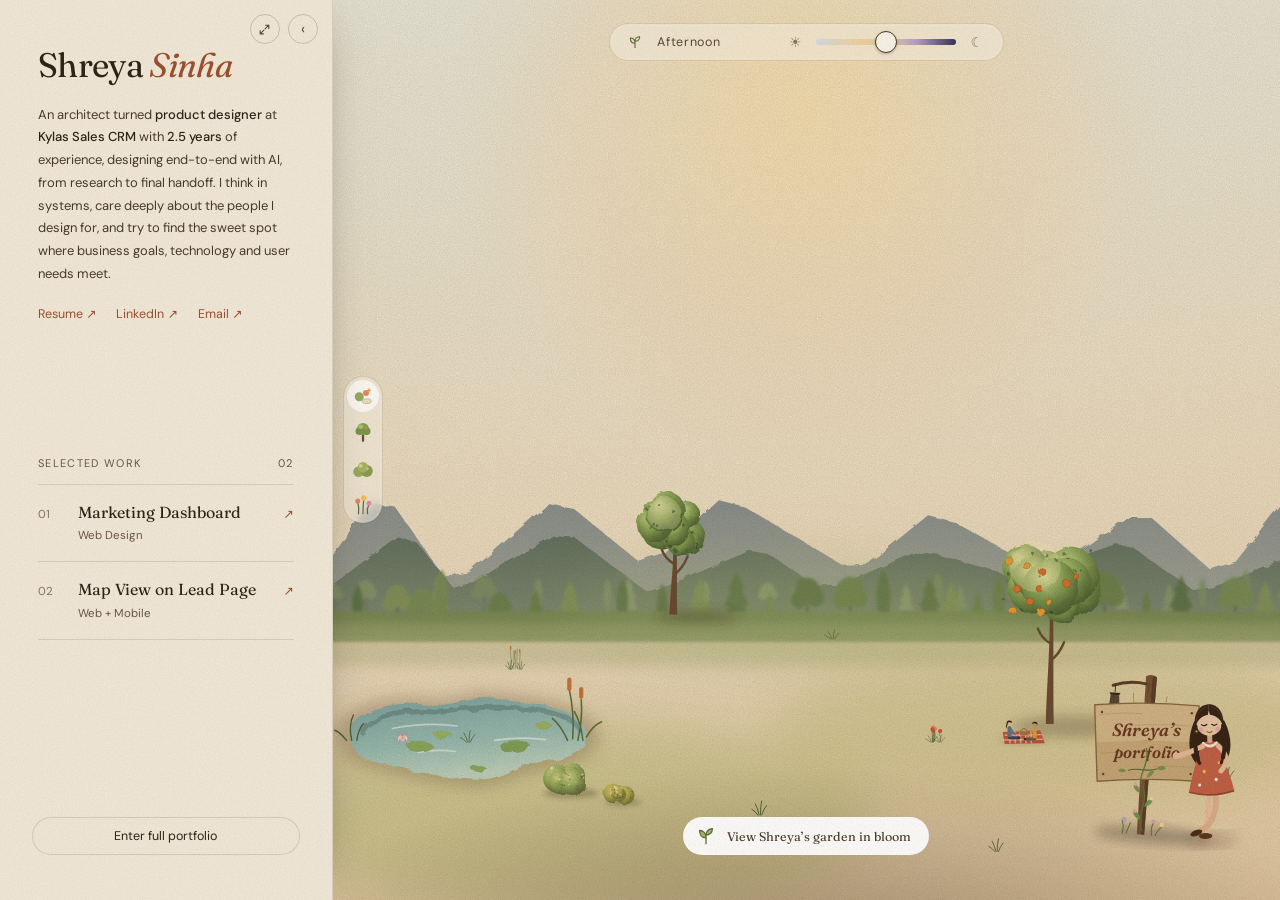
<file: index.html>
<!DOCTYPE html>
<html lang="en">
<head>
  <meta charset="utf-8">
  <meta name="viewport" content="width=device-width, initial-scale=1">
  <title>Shreya Sinha — Product Designer</title>
  <meta name="description" content="Shreya Sinha, Architect turned Product Designer at Kylas Sales CRM. Portfolio garden.">

  <link rel="stylesheet" href="css/fonts.css">
  <link rel="stylesheet" href="css/portfolio.css">
  <!-- Back from a case study (index.html#garden or #work): cover the page from the very first frame,
       before anything is drawn; app.js (openFromLink) then fades the cover away -->
  <script>if (/^#[a-z-]+$/.test(location.hash)) document.documentElement.dataset.arriving = 'true';</script>
</head>
<body>
<div class="page">
  <div class="grain" aria-hidden="true"></div>

  <div class="walk" data-walk-root="1">

    <!-- Scroll walk: a wooden sign (and a bush + grass) in the page margin beside each section.
         app.js lines each stop up with its section, picks the margin from data-side and reveals it on scroll. -->
    <div class="walk-path" aria-hidden="true" hidden>
      <svg class="walk-path__defs" width="0" height="0">
        <defs>
          <radialGradient id="wBush" cx=".38" cy=".3" r=".75"><stop class="walk-path__bush-light" offset="0"/><stop class="walk-path__bush-mid" offset=".5"/><stop class="walk-path__bush-dark" offset="1"/></radialGradient>
          <filter id="wPaint" x="-20%" y="-20%" width="140%" height="140%"><feTurbulence type="fractalNoise" baseFrequency=".05" numOctaves="2" seed="7" result="n"/><feDisplacementMap in="SourceGraphic" in2="n" scale="6"/></filter>
        </defs>
      </svg>
      <div class="walk-path__stop" data-for="intro" data-side="right">
        <svg class="walk-path__deco" width="1" height="1"><ellipse class="walk-path__shadow" cx="34" cy="123" rx="28.6" ry="5.7"/><g class="walk-path__bush" filter="url(#wPaint)" fill="url(#wBush)"><circle cx="27.9" cy="108.7" r="12.0"/><circle cx="33.2" cy="106.3" r="10.7"/><circle cx="25.8" cy="111.3" r="14.5"/><circle cx="21.3" cy="109.0" r="12.7"/><circle cx="24.8" cy="111.0" r="13.2"/><circle cx="25.9" cy="113.5" r="10.7"/><circle cx="24.9" cy="111.2" r="10.2"/><circle cx="39.0" cy="106.2" r="13.0"/></g><g class="walk-path__grass"><path d="M-34 60 q-3 -12 -8 -20 M-31 60 q0 -15 3 -25 M-28 60 q4 -10 10 -17"/><path d="M8 190 q-3 -12 -8 -20 M11 190 q0 -15 3 -25 M14 190 q4 -10 10 -17"/></g></svg>
        <div class="walk-sign">
          <div class="walk-sign__board">
            <div class="walk-sign__stop">STOP 01</div>
            <div class="walk-sign__label">hello</div>
          </div>
          <div class="walk-sign__post"></div>
        </div>
      </div>
      <div class="walk-path__stop" data-for="work" data-side="left">
        <svg class="walk-path__deco" width="1" height="1"><ellipse class="walk-path__shadow" cx="-26" cy="123" rx="35" ry="7"/><g class="walk-path__bush" filter="url(#wPaint)" fill="url(#wBush)"><circle cx="-41.0" cy="101.9" r="13.8"/><circle cx="-43.7" cy="107.6" r="14.1"/><circle cx="-25.1" cy="109.3" r="13.5"/><circle cx="-12.7" cy="109.9" r="14.0"/><circle cx="-24.0" cy="109.5" r="17.3"/><circle cx="-23.2" cy="110.8" r="13.9"/><circle cx="-22.4" cy="108.4" r="18.3"/><circle cx="-23.0" cy="101.7" r="14.3"/></g><g class="walk-path__grass"><path d="M34 60 q-3 -12 -8 -20 M37 60 q0 -15 3 -25 M40 60 q4 -10 10 -17"/><path d="M-8 190 q-3 -12 -8 -20 M-5 190 q0 -15 3 -25 M-2 190 q4 -10 10 -17"/></g></svg>
        <div class="walk-sign">
          <div class="walk-sign__board">
            <div class="walk-sign__stop">STOP 02</div>
            <div class="walk-sign__label">projects</div>
          </div>
          <div class="walk-sign__post"></div>
        </div>
      </div>
      <div class="walk-path__stop" data-for="challenge" data-side="right">
        <svg class="walk-path__deco" width="1" height="1"><ellipse class="walk-path__shadow" cx="34" cy="123" rx="31.9" ry="6.4"/><g class="walk-path__bush" filter="url(#wPaint)" fill="url(#wBush)"><circle cx="27.4" cy="101.7" r="16.3"/><circle cx="19.9" cy="109.5" r="13.9"/><circle cx="37.2" cy="105.0" r="12.2"/><circle cx="36.3" cy="105.7" r="14.5"/><circle cx="46.2" cy="109.0" r="14.1"/><circle cx="35.9" cy="107.3" r="16.4"/><circle cx="22.3" cy="108.0" r="12.0"/><circle cx="41.3" cy="106.1" r="14.8"/></g><g class="walk-path__grass"><path d="M-34 60 q-3 -12 -8 -20 M-31 60 q0 -15 3 -25 M-28 60 q4 -10 10 -17"/><path d="M8 190 q-3 -12 -8 -20 M11 190 q0 -15 3 -25 M14 190 q4 -10 10 -17"/></g></svg>
        <div class="walk-sign">
          <div class="walk-sign__board">
            <div class="walk-sign__stop">STOP 03</div>
            <div class="walk-sign__label">challenges</div>
          </div>
          <div class="walk-sign__post"></div>
        </div>
      </div>
      <div class="walk-path__stop" data-for="after" data-side="left">
        <svg class="walk-path__deco" width="1" height="1"><ellipse class="walk-path__shadow" cx="-26" cy="123" rx="32.9" ry="6.6"/><g class="walk-path__bush" filter="url(#wPaint)" fill="url(#wBush)"><circle cx="-24.8" cy="109.9" r="13.2"/><circle cx="-35.6" cy="105.8" r="13.9"/><circle cx="-35.1" cy="110.5" r="15.4"/><circle cx="-23.5" cy="110.8" r="12.5"/><circle cx="-16.7" cy="109.7" r="16.0"/><circle cx="-25.2" cy="110.4" r="14.9"/><circle cx="-21.8" cy="107.0" r="12.9"/><circle cx="-28.9" cy="102.1" r="13.0"/></g><g class="walk-path__grass"><path d="M34 60 q-3 -12 -8 -20 M37 60 q0 -15 3 -25 M40 60 q4 -10 10 -17"/><path d="M-8 190 q-3 -12 -8 -20 M-5 190 q0 -15 3 -25 M-2 190 q4 -10 10 -17"/></g></svg>
        <div class="walk-sign">
          <div class="walk-sign__board">
            <div class="walk-sign__stop">STOP 04</div>
            <div class="walk-sign__label">after hours</div>
          </div>
          <div class="walk-sign__post"></div>
        </div>
      </div>
      <div class="walk-path__stop" data-for="thanks" data-side="right">
        <svg class="walk-path__deco" width="1" height="1"><ellipse class="walk-path__shadow" cx="34" cy="123" rx="35.3" ry="7.1"/><g class="walk-path__bush" filter="url(#wPaint)" fill="url(#wBush)"><circle cx="25.4" cy="99.6" r="16.0"/><circle cx="28.3" cy="101.2" r="15.1"/><circle cx="17.7" cy="107.3" r="15.7"/><circle cx="37.2" cy="107.7" r="16.9"/><circle cx="38.2" cy="100.4" r="15.9"/><circle cx="29.2" cy="102.9" r="13.2"/><circle cx="27.3" cy="104.2" r="18.0"/><circle cx="21.8" cy="111.9" r="12.8"/></g><g class="walk-path__grass"><path d="M-34 60 q-3 -12 -8 -20 M-31 60 q0 -15 3 -25 M-28 60 q4 -10 10 -17"/><path d="M8 190 q-3 -12 -8 -20 M11 190 q0 -15 3 -25 M14 190 q4 -10 10 -17"/></g></svg>
        <div class="walk-sign">
          <div class="walk-sign__board">
            <div class="walk-sign__stop">STOP 05</div>
            <div class="walk-sign__label">see you soon</div>
          </div>
          <div class="walk-sign__post"></div>
        </div>
      </div>
    </div>

    <!-- ================================================================
         GARDEN — landing screen (side panel + illustrated scene)
         ================================================================ -->
    <section class="garden" data-garden="1" data-screen-label="Garden">

      <!-- Side panel: the short version -->
      <aside class="garden-panel" data-no-bloom="1" data-g-panel="1">
        <!-- Open panel: these three are hidden while the panel is collapsed -->
        <div class="garden-panel__actions">
          <a class="icon-button" href="#intro" title="Expand to full portfolio" aria-label="Expand to full portfolio">
            <svg width="13" height="13" viewBox="0 0 24 24" fill="none" stroke="currentColor" stroke-width="2" stroke-linecap="round" stroke-linejoin="round"><path d="M14 4h6v6M10 20H4v-6M20 4l-7 7M4 20l7-7"></path></svg>
          </a>
          <button class="icon-button icon-button--glyph" title="Collapse panel" aria-label="Collapse panel">‹</button>
        </div>

        <div class="garden-panel__scroll" data-g-scroll="1">
          <div class="garden-panel__intro" data-g-intro="1">
            <span class="garden-panel__name">Shreya <em class="name-accent">Sinha</em></span>
            <p class="garden-panel__bio">An architect turned <span class="garden-panel__bio-strong">product designer</span> at <span class="garden-panel__bio-strong">Kylas Sales CRM</span> with <span class="garden-panel__bio-strong">2.5 years</span> of experience, designing end-to-end with AI, from research to final handoff. I think in systems, care deeply about the people I design for, and try to find the sweet spot where business goals, technology and user needs meet.</p>
            <div class="garden-panel__links" data-g-links="1">
              <a class="garden-panel__link" href="https://drive.google.com/file/d/1gBMyA2F8exDv7If3iEyOvsQNI84Tqm3j/view?usp=drive_link" target="_blank">Resume ↗</a>
              <a class="garden-panel__link" href="https://www.linkedin.com/in/shreya-sinha-800814156/" target="_blank">LinkedIn ↗</a>
              <a class="garden-panel__link" href="mailto:sinhashreya1803@gmail.com">Email ↗</a>
            </div>
          </div>

          <div class="garden-panel__spacer garden-panel__spacer--top" aria-hidden="true"></div>

          <div class="garden-panel__work" data-g-work="1">
            <div class="garden-panel__work-head">
              <span>selected work</span>
              <span>02</span>
            </div>
            <div class="garden-panel__work-list">
              <!-- One row per project; data-preview is the picture shown beside the row on hover -->
              <a class="garden-panel__card" href="marketing-dashboard.html?from=garden" target="_blank" rel="noopener" data-preview="images/portfolio/md-card-cover-169.png">
                <span class="garden-panel__card-num">01</span>
                <span class="garden-panel__card-text">
                  <span class="garden-panel__card-title">Marketing Dashboard</span>
                  <span class="garden-panel__card-tag">Web Design</span>
                </span>
                <span class="garden-panel__card-arrow">↗</span>
              </a>
              <a class="garden-panel__card" href="map-view.html?from=garden" target="_blank" rel="noopener" data-preview="images/portfolio/mv-card-cover-169.png">
                <span class="garden-panel__card-num">02</span>
                <span class="garden-panel__card-text">
                  <span class="garden-panel__card-title">Map View on Lead Page</span>
                  <span class="garden-panel__card-tag">Web + Mobile</span>
                </span>
                <span class="garden-panel__card-arrow">↗</span>
              </a>
            </div>
          </div>

          <div class="garden-panel__spacer garden-panel__spacer--bottom" aria-hidden="true"></div>
        </div>

        <a class="garden-panel__enter" data-g-enter="1" href="#intro"><span>Enter full portfolio</span></a>

        <!-- Collapsed panel -->
        <button class="garden-panel__reopen" title="Open the short version" hidden>
          <span class="garden-panel__reopen-icon">›</span>
          <span class="garden-panel__reopen-label">the short version</span>
        </button>
      </aside>

      <!-- Illustrated scene -->
      <div class="garden-scene" data-g-scene="1">
        <div class="garden-scene__sky" data-g-sky="1"></div>
        <div class="garden-scene__sun" data-g-sun="1"></div>

        <!-- Bottom centre: "make it lush" button -->
        <div class="garden-scene__bottom" data-no-bloom="1" data-g-bot="1">
          <button class="garden-scene__lush-button" data-no-bloom="1">
            <svg width="22" height="22" viewBox="0 0 24 24"><path d="M12 21V11M12 14C7 14 5 10 5 6c4 0 7 3 7 8ZM12 11c4 0 7-3 7-7-4 0-7 3-7 7Z" fill="#A8B978" stroke="#5E6B3A" stroke-width="1.4" stroke-linejoin="round"></path></svg>
            <span class="garden-scene__lush-label">View Shreya’s garden in bloom</span>
          </button>
        </div>

        <!-- Left rail: plant picker -->
        <div class="garden-scene__rail" data-no-bloom="1" data-g-rail="1">
          <!-- Plant picker: what a click on the scene plants -->
          <div class="plant-picker" data-g-cap="1" role="group" aria-label="Choose what to plant">
            <button class="plant-picker__button" data-plant="random" aria-label="Plant random" aria-pressed="true"><svg aria-hidden="true" width="24" height="24" viewBox="0 0 32 32"><circle cx="11" cy="17" r="6" fill="#9BAE5E"></circle><circle cx="20" cy="12" r="4" fill="#E98A6A"></circle><ellipse cx="21" cy="23" rx="6" ry="3.2" fill="#EEE1C6" stroke="#C9B48E" stroke-width="1"></ellipse><path d="M24 5 l1 2.4 2.4 1 -2.4 1 -1 2.4 -1 -2.4 -2.4 -1 2.4 -1z" fill="#E3A82F"></path></svg><span class="plant-picker__tip" aria-hidden="true">Random</span></button>
            <button class="plant-picker__button" data-plant="tree" aria-label="Plant tree" aria-pressed="false"><svg aria-hidden="true" width="24" height="24" viewBox="0 0 32 32"><rect x="14.5" y="17" width="3" height="12" rx="1" fill="#6E4F33"></rect><circle cx="16" cy="12" r="8" fill="#88A456"></circle><circle cx="11" cy="15" r="5" fill="#7A9A4C"></circle><circle cx="21" cy="15" r="5" fill="#7A9A4C"></circle><circle cx="13" cy="9" r="3" fill="#C6D58C" opacity=".7"></circle><circle cx="20" cy="11" r="1.6" fill="#E8892E"></circle></svg><span class="plant-picker__tip" aria-hidden="true">Tree</span></button>
            <button class="plant-picker__button" data-plant="bush" aria-label="Plant bush" aria-pressed="false"><svg aria-hidden="true" width="24" height="24" viewBox="0 0 32 32"><circle cx="10" cy="21" r="7" fill="#9BAE5E"></circle><circle cx="21" cy="20" r="8" fill="#8BA152"></circle><circle cx="16" cy="15" r="7" fill="#A9B867"></circle><circle cx="13" cy="13" r="2.5" fill="#E2E3A6" opacity=".8"></circle><circle cx="22" cy="17" r="1.8" fill="#F4B49A"></circle></svg><span class="plant-picker__tip" aria-hidden="true">Bush</span></button>
            <button class="plant-picker__button" data-plant="flower" aria-label="Plant flower" aria-pressed="false"><svg aria-hidden="true" width="24" height="24" viewBox="0 0 32 32"><path d="M10 29 q1 -8 -1 -16 M16 29 q0 -10 1 -20 M22 29 q-1 -7 2 -13" stroke="#5E7040" stroke-width="1.6" fill="none" stroke-linecap="round"></path><circle cx="9" cy="12" r="3.4" fill="#E98A6A"></circle><circle cx="17" cy="8" r="3.6" fill="#F2C84B"></circle><circle cx="24" cy="15" r="3.2" fill="#E58FA3"></circle></svg><span class="plant-picker__tip" aria-hidden="true">Flower</span></button>
          </div>
        </div>

        <!-- Illustration, back layer: mountains, distant trees, haze (not clickable) -->
        <svg class="garden-scene__art garden-scene__art--backdrop" viewBox="0 180 1560 720" preserveAspectRatio="xMidYMax meet" aria-hidden="true">
          <defs>
            <filter id="gPaint" x="-20%" y="-20%" width="140%" height="140%"><feTurbulence type="fractalNoise" baseFrequency=".045" numOctaves="3" seed="4" result="n"></feTurbulence><feDisplacementMap in="SourceGraphic" in2="n" scale="9"></feDisplacementMap></filter>
            <filter id="gBlur" x="-50%" y="-50%" width="200%" height="200%"><feGaussianBlur stdDeviation="9"></feGaussianBlur></filter>
            <filter id="gHaze" x="-50%" y="-50%" width="200%" height="200%"><feGaussianBlur stdDeviation="40"></feGaussianBlur></filter>
            <radialGradient id="gBush" cx=".38" cy=".3" r=".75"><stop offset="0" stop-color="#D2D68C"></stop><stop offset=".5" stop-color="#9BAE5E"></stop><stop offset="1" stop-color="#5E6B3A"></stop></radialGradient>
            <radialGradient id="gBush2" cx=".38" cy=".3" r=".75"><stop offset="0" stop-color="#E2D07A"></stop><stop offset=".55" stop-color="#AFA94A"></stop><stop offset="1" stop-color="#6E7536"></stop></radialGradient>
            <radialGradient id="gTree" cx=".38" cy=".3" r=".75"><stop offset="0" stop-color="#D7DE95"></stop><stop offset=".5" stop-color="#88A456"></stop><stop offset="1" stop-color="#4E6233"></stop></radialGradient>
            <linearGradient id="gPondW" x1="0" y1="0" x2=".3" y2="1"><stop offset="0" stop-color="#7FA8A6"></stop><stop offset=".6" stop-color="#9DC2BA"></stop><stop offset="1" stop-color="#C3D8C6"></stop></linearGradient>
            <linearGradient id="gSlab" x1="0" y1="0" x2="1" y2=".4"><stop offset="0" stop-color="#F1EDD2"></stop><stop offset="1" stop-color="#E6E4C2"></stop></linearGradient>
            <filter id="gSlabF" x="-10%" y="-40%" width="120%" height="180%"><feGaussianBlur stdDeviation="2.2"></feGaussianBlur></filter>
            <linearGradient id="gStone" x1="0" y1="0" x2=".4" y2="1"><stop offset="0" stop-color="#FCF7EC"></stop><stop offset=".7" stop-color="#EEE1C6"></stop><stop offset="1" stop-color="#DCC9A6"></stop></linearGradient>
          </defs>
          <!-- Mountain colours -->
          <defs><linearGradient id="gMtn1" x1="0" y1="0" x2="0" y2="1"><stop offset="0" stop-color="#7C8789"></stop><stop offset="1" stop-color="#A2A69A"></stop></linearGradient><linearGradient id="gMtn2" x1="0" y1="0" x2="0" y2="1"><stop offset="0" stop-color="#617360"></stop><stop offset="1" stop-color="#859075"></stop></linearGradient><filter id="gSoft" x="-10%" y="-30%" width="120%" height="160%"><feGaussianBlur stdDeviation="2.2"></feGaussianBlur></filter></defs>
          <!-- Far mountains -->
          <g aria-hidden="true" filter="url(#gPaint)"><path d="M-60.0 420.0 L59.0 246.3 L101.5 251.9 L182.6 367.1 L225.1 359.7 L354.4 247.7 L396.9 256.2 L502.1 341.1 L544.6 328.3 L635.5 241.6 L678.0 252.2 L838.8 347.7 L881.3 346.2 L980.0 266.5 L1022.5 277.1 L1155.5 351.6 L1198.0 347.4 L1305.9 270.7 L1348.4 270.9 L1444.6 355.6 L1487.1 342.7 L1565.0 241.9 L1607.5 257.9 L1737.3 336.2 L1779.8 325.2 L1680.0 420.0 L1680.0 460.0 L-60.0 460.0Z" fill="url(#gMtn1)" opacity=".85"></path></g>
          <!-- Near mountains -->
          <g aria-hidden="true" filter="url(#gPaint)"><path d="M-60.0 425.0 L105.8 301.0 L138.3 311.8 L198.3 385.9 L230.8 376.2 L363.3 299.3 L395.8 301.3 L516.7 392.1 L549.2 383.3 L685.7 325.0 L718.2 330.2 L796.6 383.1 L829.1 382.8 L961.8 326.6 L994.3 330.8 L1121.0 366.5 L1153.5 358.5 L1286.2 312.5 L1318.7 320.6 L1416.9 389.5 L1449.4 384.3 L1580.3 334.9 L1612.8 340.0 L1734.5 380.2 L1767.0 377.5 L1680.0 425.0 L1680.0 465.0 L-60.0 465.0Z" fill="url(#gMtn2)" opacity=".9"></path></g>
          <!-- Distant tree line -->
          <g aria-hidden="true" filter="url(#gSoft)" opacity=".8"><rect x="0" y="404.0" width="3" height="17.7" fill="#6F7D58"></rect><circle cx="1.5" cy="390.7" r="11.3" fill="#8C9C70"></circle><circle cx="-5.6" cy="398.7" r="7.8" fill="#8C9C70"></circle><circle cx="8.6" cy="397.4" r="8.2" fill="#8C9C70"></circle><rect x="52.2" y="402.8" width="3" height="21.7" fill="#6F7D58"></rect><circle cx="53.7" cy="386.5" r="13.9" fill="#8C9C70"></circle><circle cx="45.0" cy="396.3" r="9.6" fill="#8C9C70"></circle><circle cx="62.4" cy="394.7" r="10.1" fill="#8C9C70"></circle><path d="M156.6 422.2 L166.4 399.7 L161.1 399.7 L169.1 382.0 L165.5 382.0 L174.4 363.0 L183.3 382.0 L179.7 382.0 L187.7 399.7 L182.4 399.7 L192.2 422.2Z" fill="#8C9C70"></path><rect x="247.4" y="400.6" width="3" height="24.9" fill="#6F7D58"></rect><circle cx="248.9" cy="382.0" r="15.9" fill="#829566"></circle><circle cx="238.9" cy="393.2" r="11.0" fill="#829566"></circle><circle cx="258.9" cy="391.3" r="11.5" fill="#829566"></circle><path d="M338.5 423.8625254118175 C327.4 401.7 331.9 376.8 338.5 368.5 C345.1 376.8 349.6 401.7 338.5 423.8625254118175Z" fill="#8C9C70"></path><path d="M379.1 425.0 L387.0 406.8 L382.7 406.8 L389.2 392.4 L386.3 392.4 L393.5 377.1 L400.7 392.4 L397.8 392.4 L404.3 406.8 L400.0 406.8 L407.9 425.0Z" fill="#829566"></path><path d="M451.9 425.62357019242995 C441.0 403.7 445.3 379.1 451.9 370.9 C458.5 379.1 462.8 403.7 451.9 425.62357019242995Z" fill="#8C9C70"></path><path d="M471.1 423.4 L479.9 403.1 L475.1 403.1 L482.3 387.1 L479.1 387.1 L487.1 370.1 L495.1 387.1 L491.9 387.1 L499.1 403.1 L494.3 403.1 L503.1 423.4Z" fill="#97A679"></path><path d="M613.6 422.19278067079966 C603.9 402.9 607.8 381.1 613.6 373.9 C619.4 381.1 623.3 402.9 613.6 422.19278067079966Z" fill="#97A679"></path><rect x="713.8" y="403.8" width="3" height="18.6" fill="#6F7D58"></rect><circle cx="715.3" cy="389.9" r="11.9" fill="#97A679"></circle><circle cx="707.9" cy="398.2" r="8.2" fill="#97A679"></circle><circle cx="722.7" cy="396.9" r="8.6" fill="#97A679"></circle><rect x="766.2" y="405.7" width="3" height="18.0" fill="#6F7D58"></rect><circle cx="767.7" cy="392.2" r="11.5" fill="#8C9C70"></circle><circle cx="760.5" cy="400.3" r="7.9" fill="#8C9C70"></circle><circle cx="774.9" cy="398.9" r="8.4" fill="#8C9C70"></circle><rect x="852" y="402.4" width="3" height="21.4" fill="#6F7D58"></rect><circle cx="853.5" cy="386.4" r="13.7" fill="#97A679"></circle><circle cx="844.9" cy="396.0" r="9.4" fill="#97A679"></circle><circle cx="862.1" cy="394.4" r="9.9" fill="#97A679"></circle><path d="M930.4 424.2 L938.0 406.9 L933.9 406.9 L940.0 393.3 L937.3 393.3 L944.1 378.7 L950.9 393.3 L948.2 393.3 L954.3 406.9 L950.2 406.9 L957.8 424.2Z" fill="#97A679"></path><path d="M996.4 424.76832661068454 C983.5 399.0 988.7 370.1 996.4 360.4 C1004.1 370.1 1009.3 399.0 996.4 424.76832661068454Z" fill="#829566"></path><path d="M1020.7 420.9 L1027.4 405.6 L1023.7 405.6 L1029.2 393.5 L1026.7 393.5 L1032.8 380.6 L1038.9 393.5 L1036.4 393.5 L1041.9 405.6 L1038.2 405.6 L1044.9 420.9Z" fill="#8C9C70"></path><path d="M1141.9 422.74264041741503 C1130.7 400.4 1135.2 375.3 1141.9 367.0 C1148.6 375.3 1153.1 400.4 1141.9 422.74264041741503Z" fill="#829566"></path><path d="M1209.5 425.3 L1220.3 400.5 L1214.4 400.5 L1223.2 381.0 L1219.3 381.0 L1229.1 360.1 L1238.9 381.0 L1235.0 381.0 L1243.8 400.5 L1237.9 400.5 L1248.7 425.3Z" fill="#8C9C70"></path><path d="M1287.6 420.5 L1293.9 406.0 L1290.4 406.0 L1295.6 394.6 L1293.3 394.6 L1299.0 382.4 L1304.7 394.6 L1302.4 394.6 L1307.6 406.0 L1304.1 406.0 L1310.4 420.5Z" fill="#97A679"></path><path d="M1363.6 424.1 L1371.0 407.0 L1366.9 407.0 L1373.0 393.4 L1370.3 393.4 L1377.1 379.0 L1383.9 393.4 L1381.2 393.4 L1387.3 407.0 L1383.2 407.0 L1390.6 424.1Z" fill="#8C9C70"></path><path d="M1432.1 420.71023594714245 C1421.6 399.6 1425.8 375.9 1432.1 368.0 C1438.4 375.9 1442.6 399.6 1432.1 420.71023594714245Z" fill="#829566"></path><path d="M1503.7 420.1259832401415 C1490.7 394.1 1495.9 364.9 1503.7 355.1 C1511.5 364.9 1516.7 394.1 1503.7 420.1259832401415Z" fill="#829566"></path><rect x="1569.3" y="403.7" width="3" height="17.9" fill="#6F7D58"></rect><circle cx="1570.8" cy="390.3" r="11.4" fill="#829566"></circle><circle cx="1563.7" cy="398.4" r="7.9" fill="#829566"></circle><circle cx="1577.9" cy="397.0" r="8.3" fill="#829566"></circle><path d="M1587.8 424.2 L1597.6 401.6 L1592.2 401.6 L1600.3 383.8 L1596.7 383.8 L1605.6 364.8 L1614.5 383.8 L1610.9 383.8 L1619.0 401.6 L1613.6 401.6 L1623.4 424.2Z" fill="#97A679"></path><path d="M1626.4 420.8 L1636.1 398.5 L1630.8 398.5 L1638.7 380.9 L1635.2 380.9 L1644.0 362.1 L1652.8 380.9 L1649.3 380.9 L1657.2 398.5 L1651.9 398.5 L1661.6 420.8Z" fill="#8C9C70"></path></g>
          <!-- Closer tree line + ground strip -->
          <g aria-hidden="true" filter="url(#gSoft)" opacity=".95"><path d="M40.5 450.58930907425906 C26.4 422.4 32.0 390.7 40.5 380.1 C49.0 390.7 54.6 422.4 40.5 450.58930907425906Z" fill="#62784A"></path><rect x="104.3" y="419.5" width="3" height="27.9" fill="#55613F"></rect><circle cx="105.8" cy="398.5" r="17.9" fill="#86975D"></circle><circle cx="94.6" cy="411.1" r="12.3" fill="#86975D"></circle><circle cx="117.0" cy="409.0" r="13.0" fill="#86975D"></circle><rect x="144.5" y="423.7" width="3" height="26.7" fill="#55613F"></rect><circle cx="146" cy="403.7" r="17.1" fill="#7C9159"></circle><circle cx="135.3" cy="415.7" r="11.7" fill="#7C9159"></circle><circle cx="156.7" cy="413.7" r="12.4" fill="#7C9159"></circle><path d="M179 451.912891347852 C159.9 413.6 167.5 370.5 179 356.2 C190.5 370.5 198.1 413.6 179 451.912891347852Z" fill="#7C9159"></path><rect x="272.8" y="426.7" width="3" height="23.2" fill="#55613F"></rect><circle cx="274.3" cy="409.3" r="14.8" fill="#6F8650"></circle><circle cx="265.0" cy="419.7" r="10.2" fill="#6F8650"></circle><circle cx="283.6" cy="418.0" r="10.8" fill="#6F8650"></circle><path d="M316.2 448.9 L326.2 426.0 L320.7 426.0 L328.9 407.9 L325.3 407.9 L334.3 388.7 L343.3 407.9 L339.7 407.9 L347.9 426.0 L342.4 426.0 L352.4 448.9Z" fill="#6F8650"></path><path d="M366.9 449.4 L379.2 421.1 L372.5 421.1 L382.5 398.8 L378.1 398.8 L389.2 375.1 L400.3 398.8 L395.9 398.8 L405.9 421.1 L399.2 421.1 L411.5 449.4Z" fill="#86975D"></path><path d="M476.6 447.7930177989383 C461.4 417.5 467.5 383.3 476.6 372.0 C485.7 383.3 491.8 417.5 476.6 447.7930177989383Z" fill="#62784A"></path><path d="M542.3 449.9574329163681 C528.1 421.6 533.8 389.7 542.3 379.1 C550.8 389.7 556.5 421.6 542.3 449.9574329163681Z" fill="#62784A"></path><path d="M580.2 451.5 L593.7 420.3 L586.4 420.3 L597.4 395.7 L592.5 395.7 L604.8 369.5 L617.1 395.7 L612.2 395.7 L623.2 420.3 L615.9 420.3 L629.4 451.5Z" fill="#86975D"></path><path d="M636.9 450.3 L652.0 415.6 L643.8 415.6 L656.2 388.1 L650.7 388.1 L664.4 358.8 L678.1 388.1 L672.6 388.1 L685.0 415.6 L676.8 415.6 L691.9 450.3Z" fill="#62784A"></path><path d="M720.1 446.5090769904242 C709.6 425.5 713.8 402.0 720.1 394.1 C726.4 402.0 730.6 425.5 720.1 446.5090769904242Z" fill="#7C9159"></path><rect x="779.6" y="414.5" width="3" height="32.7" fill="#55613F"></rect><circle cx="781.1" cy="390.0" r="20.9" fill="#62784A"></circle><circle cx="768.0" cy="404.7" r="14.4" fill="#62784A"></circle><circle cx="794.2" cy="402.3" r="15.2" fill="#62784A"></circle><rect x="850.1" y="415.6" width="3" height="34.4" fill="#55613F"></rect><circle cx="851.6" cy="389.8" r="22.0" fill="#6F8650"></circle><circle cx="837.8" cy="405.3" r="15.1" fill="#6F8650"></circle><circle cx="865.4" cy="402.7" r="16.0" fill="#6F8650"></circle><path d="M906.5 450.84582889212567 C887.5 412.9 895.1 370.2 906.5 356.0 C917.9 370.2 925.5 412.9 906.5 450.84582889212567Z" fill="#62784A"></path><path d="M958.9 447.3 L971.9 417.4 L964.8 417.4 L975.4 393.9 L970.7 393.9 L982.5 368.7 L994.3 393.9 L989.6 393.9 L1000.2 417.4 L993.1 417.4 L1006.1 447.3Z" fill="#62784A"></path><path d="M997.0 449.3 L1009.0 421.5 L1002.4 421.5 L1012.3 399.6 L1007.9 399.6 L1018.9 376.2 L1029.9 399.6 L1025.5 399.6 L1035.4 421.5 L1028.8 421.5 L1040.8 449.3Z" fill="#86975D"></path><path d="M1046.4 446.0 L1055.0 426.2 L1050.3 426.2 L1057.4 410.5 L1054.3 410.5 L1062.1 393.8 L1069.9 410.5 L1066.8 410.5 L1073.9 426.2 L1069.2 426.2 L1077.8 446.0Z" fill="#6F8650"></path><path d="M1096.7 450.6647577558946 C1079.6 416.4 1086.4 377.9 1096.7 365.1 C1107.0 377.9 1113.8 416.4 1096.7 450.6647577558946Z" fill="#6F8650"></path><rect x="1164.3" y="419.1" width="3" height="30.9" fill="#55613F"></rect><circle cx="1165.8" cy="395.9" r="19.8" fill="#6F8650"></circle><circle cx="1153.5" cy="409.8" r="13.6" fill="#6F8650"></circle><circle cx="1178.1" cy="407.5" r="14.3" fill="#6F8650"></circle><rect x="1211.4" y="415.9" width="3" height="33.5" fill="#55613F"></rect><circle cx="1212.9" cy="390.8" r="21.4" fill="#7C9159"></circle><circle cx="1199.5" cy="405.9" r="14.7" fill="#7C9159"></circle><circle cx="1226.3" cy="403.3" r="15.5" fill="#7C9159"></circle><rect x="1269.4" y="412.9" width="3" height="38.2" fill="#55613F"></rect><circle cx="1270.9" cy="384.2" r="24.4" fill="#6F8650"></circle><circle cx="1255.6" cy="401.4" r="16.8" fill="#6F8650"></circle><circle cx="1286.2" cy="398.6" r="17.7" fill="#6F8650"></circle><path d="M1339.7 448.1466338597921 C1328.6 426.0 1333.0 401.0 1339.7 392.7 C1346.4 401.0 1350.8 426.0 1339.7 448.1466338597921Z" fill="#6F8650"></path><path d="M1370.8 451.7 L1385.1 418.8 L1377.3 418.8 L1389.0 392.8 L1383.8 392.8 L1396.8 365.1 L1409.8 392.8 L1404.6 392.8 L1416.3 418.8 L1408.5 418.8 L1422.8 451.7Z" fill="#62784A"></path><rect x="1484.9" y="416.6" width="3" height="34.9" fill="#55613F"></rect><circle cx="1486.4" cy="390.4" r="22.3" fill="#7C9159"></circle><circle cx="1472.4" cy="406.1" r="15.3" fill="#7C9159"></circle><circle cx="1500.4" cy="403.5" r="16.2" fill="#7C9159"></circle><path d="M1512.4 451.2 L1525.0 422.1 L1518.1 422.1 L1528.5 399.0 L1523.9 399.0 L1535.4 374.4 L1546.9 399.0 L1542.3 399.0 L1552.7 422.1 L1545.8 422.1 L1558.4 451.2Z" fill="#86975D"></path><path d="M1573.3 448.4 L1583.3 425.5 L1577.8 425.5 L1586.0 407.4 L1582.4 407.4 L1591.4 388.1 L1600.4 407.4 L1596.8 407.4 L1605.0 425.5 L1599.5 425.5 L1609.5 448.4Z" fill="#7C9159"></path><path d="M1632.9 448.0 L1646.4 416.9 L1639.0 416.9 L1650.1 392.2 L1645.2 392.2 L1657.5 366.0 L1669.8 392.2 L1664.9 392.2 L1676.0 416.9 L1668.6 416.9 L1682.1 448.0Z" fill="#86975D"></path><rect x="-40" y="425" width="1700" height="50" fill="#7E9058"></rect></g>
          <!-- Haze along the horizon -->
          <rect x="-40" y="445" width="1700" height="70" fill="#B8BA88" opacity=".45" filter="url(#gBlur)"></rect>
          <!-- Soft meadow haze -->
          <ellipse cx="380" cy="760" rx="520" ry="150" fill="rgba(165,180,95,.35)" filter="url(#gHaze)"></ellipse>
          <ellipse cx="1180" cy="620" rx="460" ry="130" fill="rgba(175,175,90,.28)" filter="url(#gHaze)"></ellipse>
          <ellipse cx="760" cy="420" rx="380" ry="90" fill="rgba(165,180,110,.22)" filter="url(#gHaze)"></ellipse>
          <!-- Small tree in the middle distance -->
          <g data-depth="6"><ellipse cx="600.0" cy="434.0" rx="68.2" ry="12.4" fill="rgba(70,55,30,.28)" filter="url(#gBlur)"></ellipse><path d="M554.0 430 C556.0 382.0 562.0 346.0 560.0 310.0 L566.0 310.0 C567.0 358.0 566.0 394.0 567.0 430Z" fill="#6E4F33"></path><path d="M562.0 364.0 q14 -10 22 -30 M561.0 346.0 q-14 -8 -20 -24" stroke="#6E4F33" stroke-width="4" fill="none" stroke-linecap="round"></path><g filter="url(#gPaint)"><circle cx="567.1" cy="282.1" r="28.8" fill="url(#gTree)"></circle><circle cx="581.2" cy="300.8" r="30.7" fill="url(#gTree)"></circle><circle cx="556.3" cy="283.8" r="21.1" fill="url(#gTree)"></circle><circle cx="545.2" cy="289.8" r="27.4" fill="url(#gTree)"></circle><circle cx="548.1" cy="283.5" r="25.2" fill="url(#gTree)"></circle><circle cx="560.2" cy="280.8" r="20.6" fill="url(#gTree)"></circle><circle cx="538.0" cy="288.1" r="28.3" fill="url(#gTree)"></circle><circle cx="564.9" cy="291.0" r="24.0" fill="url(#gTree)"></circle><circle cx="538.7" cy="266.0" r="29.1" fill="url(#gTree)"></circle><circle cx="581.5" cy="266.1" r="23.3" fill="url(#gTree)"></circle><circle cx="571.6" cy="308.4" r="23.9" fill="url(#gTree)"></circle><circle cx="538.5" cy="291.1" r="30.5" fill="url(#gTree)"></circle><circle cx="549.3" cy="257.3" r="30.1" fill="url(#gTree)"></circle><circle cx="558.0" cy="289.2" r="29.2" fill="url(#gTree)"></circle><circle cx="530.0" cy="281.5" r="29.5" fill="url(#gTree)"></circle><circle cx="545.1" cy="263.7" r="30.6" fill="url(#gTree)"></circle><circle cx="544.5" cy="263.5" r="27.9" fill="rgba(255,240,190,.28)"></circle><circle cx="555.2" cy="318.2" r="3.0" fill="rgba(45,58,25,.45)"></circle><circle cx="538.9" cy="251.7" r="2.3" fill="rgba(45,58,25,.45)"></circle><circle cx="531.9" cy="282.0" r="2.1" fill="rgba(45,58,25,.45)"></circle><circle cx="515.6" cy="255.4" r="2.4" fill="rgba(45,58,25,.45)"></circle><circle cx="522.3" cy="285.5" r="2.6" fill="rgba(45,58,25,.45)"></circle><circle cx="599.1" cy="314.1" r="2.3" fill="rgba(45,58,25,.45)"></circle><circle cx="549.0" cy="308.8" r="2.4" fill="rgba(45,58,25,.45)"></circle><circle cx="577.3" cy="282.6" r="2.3" fill="rgba(45,58,25,.45)"></circle><circle cx="559.3" cy="258.9" r="2.8" fill="rgba(45,58,25,.45)"></circle><circle cx="526.3" cy="279.5" r="2.3" fill="rgba(45,58,25,.45)"></circle><circle cx="597.3" cy="318.5" r="2.3" fill="rgba(45,58,25,.45)"></circle><circle cx="520.8" cy="252.0" r="1.8" fill="rgba(45,58,25,.45)"></circle><circle cx="593.1" cy="296.1" r="2.6" fill="rgba(45,58,25,.45)"></circle><circle cx="563.0" cy="323.8" r="3.2" fill="rgba(45,58,25,.45)"></circle></g></g>
        </svg>

        <!-- Illustration, front layer: pond, plants, signpost (app.js plants new things here) -->
        <svg class="garden-scene__art" viewBox="0 180 1560 720" preserveAspectRatio="xMidYMax meet" data-depth="14">
          <!-- Pond -->
          <g data-base="-1"><g data-g-pond="1" transform="translate(238 640) scale(1.4)"><path d="M-168 -4 C-176 -34 -120 -60 -60 -52 C-28 -48 -12 -64 26 -58 C78 -52 132 -44 142 -14 C150 12 116 28 78 32 C44 36 30 56 -8 52 C-54 50 -94 38 -130 30 C-160 22 -162 8 -168 -4Z" fill="rgba(110,85,55,.3)" filter="url(#gBlur)"></path><g filter="url(#gPaint)"><path d="M-150 -6 C-158 -30 -112 -50 -60 -44 C-30 -41 -14 -54 22 -50 C70 -46 118 -40 128 -14 C136 8 104 20 70 24 C40 28 30 46 -6 44 C-50 42 -84 30 -118 24 C-146 18 -146 6 -150 -6Z" fill="url(#gPondW)"></path><path d="M-136 -12 C-124 -34 -80 -40 -48 -36 C-20 -40 30 -44 66 -38 C96 -34 116 -26 120 -14" fill="none" stroke="rgba(70,95,90,.35)" stroke-width="6" stroke-linecap="round"></path></g><path d="M-100 -16 q40 -8 76 -3 M20 -2 q30 -5 60 -1 M-70 12 q22 -4 44 -1" stroke="rgba(255,255,255,.55)" stroke-width="2" fill="none" stroke-linecap="round"></path><g data-g-ripples="1"></g><g filter="url(#gPaint)"><path d="M-84 4 a16 7 0 1 1 6 7 l-6 -7z" fill="#8FAE62"></path><path d="M-52 -10 a11 5 0 1 1 4 5 l-4 -5z" fill="#9DB86C"></path><path d="M62 4 a18 8 0 1 0 -6 8 l6 -8z" fill="#86A65A"></path><path d="M88 -20 a10 4.5 0 1 0 -4 4.5 l4 -4.5z" fill="#9DB86C"></path><path d="M10 30 a9 4 0 1 0 -3 4 l3 -4z" fill="#8FAE62"></path></g><g transform="translate(-88 0)"><path d="M0 0 C-5 -3 -6 -8 -2 -10 C-1 -6 1 -6 2 -10 C6 -8 5 -3 0 0Z" fill="#F2C7CF" stroke="#C97B8C" stroke-width=".6"></path><path d="M-5 -1 C-8 -6 -4 -9 -2 -7 M5 -1 C8 -6 4 -9 2 -7" fill="#F7DCE1" stroke="#C97B8C" stroke-width=".5"></path><circle cx="0" cy="-5" r="1.4" fill="#E3B64F"></circle></g><path d="M112 -4 q2 -30 -4 -58 M118 -2 q6 -26 4 -48 M124 -2 q-2 -20 -10 -34 M106 -2 q-8 -18 -18 -26 M128 -6 q8 -14 18 -18" stroke="#5E7040" stroke-width="1.8" fill="none" stroke-linecap="round"></path><rect x="105.5" y="-76" width="5" height="16" rx="2.5" fill="#C97B3A"></rect><rect x="119.5" y="-65" width="5" height="14" rx="2.5" fill="#C97B3A"></rect><path d="M-148 -2 q-4 -18 2 -30 M-142 -2 q2 -14 8 -20 M-154 -2 q-8 -10 -14 -12" stroke="#55663A" stroke-width="1.6" fill="none" stroke-linecap="round"></path></g></g>
          <!-- Grass tuft -->
          <g data-base="470" transform="translate(826 470) scale(0.7) translate(-826 -470)"><path d="M820 470 q-3 -9.8 -9 -16.8 M823 470 q0 -12.6 3 -21.0 M826 470 q4 -8.4 11 -14.0 M817 470 q-6 -5.6 -14 -8.4" stroke="#55663A" stroke-width="1.4" fill="none" stroke-linecap="round"></path></g>
          <!-- Reeds -->
          <g data-base="520" transform="translate(300 520) scale(0.42) translate(-300 -520)"><path d="M282 520 q4.7 -38.7 -2.0 -77.4" stroke="#5E7040" stroke-width="1.8" fill="none"></path><rect x="279.5" y="428.6" width="5" height="16" rx="2.5" fill="#C97B3A"></rect><path d="M291 520 q7.1 -36.6 3.6 -73.2" stroke="#5E7040" stroke-width="1.8" fill="none"></path><path d="M300 520 q4.0 -30.8 -3.8 -61.5" stroke="#5E7040" stroke-width="1.8" fill="none"></path><rect x="297.5" y="444.5" width="5" height="16" rx="2.5" fill="#C97B3A"></rect><path d="M309 520 q-4.9 -39.1 -0.8 -78.2" stroke="#5E7040" stroke-width="1.8" fill="none"></path><path d="M318 520 q-0.9 -33.1 1.8 -66.2" stroke="#5E7040" stroke-width="1.8" fill="none"></path><rect x="315.5" y="439.8" width="5" height="16" rx="2.5" fill="#C97B3A"></rect><path d="M280 520 q-3 -16.8 -9 -28.8 M283 520 q0 -21.6 3 -36.0 M286 520 q4 -14.4 11 -24.0 M277 520 q-6 -9.6 -14 -14.4" stroke="#55663A" stroke-width="2.4" fill="none" stroke-linecap="round"></path><path d="M320 520 q-3 -14.0 -9 -24.0 M323 520 q0 -18.0 3 -30.0 M326 520 q4 -12.0 11 -20.0 M317 520 q-6 -8.0 -14 -12.0" stroke="#55663A" stroke-width="2.0" fill="none" stroke-linecap="round"></path></g>
          <!-- Hidden: sheep + kids — app.js clones these to make the wandering family -->
          <g data-base="588" data-visible="false"><g aria-hidden="true" data-no-bloom="1"><g data-g-sheep="1" transform="translate(530 566) scale(.65)"><g><ellipse cx="2" cy="1" rx="22" ry="4" fill="rgba(60,45,25,.25)" filter="url(#gBlur)"></ellipse><path d="M-12 -6 v7 M-5 -5 v7 M6 -5 v7 M13 -6 v7" stroke="#3A3230" stroke-width="2.6" stroke-linecap="round"></path><g fill="#F6F1E6" stroke="#CFC4AE" stroke-width="1"><circle cx="-11" cy="-15" r="8.5"></circle><circle cx="-1" cy="-19" r="9.5"></circle><circle cx="10" cy="-16" r="8.5"></circle><circle cx="-5" cy="-10" r="8.5"></circle><circle cx="7" cy="-9" r="8"></circle><circle cx="2" cy="-13" r="9"></circle></g><g data-g-shead="1"><ellipse cx="19" cy="-15" rx="5.5" ry="7.5" fill="#3A3230" transform="rotate(25 19 -15)"></ellipse><ellipse cx="14" cy="-20" rx="3.6" ry="1.6" fill="#3A3230" transform="rotate(-30 14 -20)"></ellipse><circle cx="21" cy="-17" r="1" fill="#F6F1E6"></circle><circle cx="15" cy="-21" r="3" fill="#F6F1E6" stroke="#CFC4AE" stroke-width=".8"></circle></g></g></g><g data-g-sheep="1" transform="translate(616 584) scale(-.7 .7)"><g><ellipse cx="2" cy="1" rx="22" ry="4" fill="rgba(60,45,25,.25)" filter="url(#gBlur)"></ellipse><path d="M-12 -6 v7 M-5 -5 v7 M6 -5 v7 M13 -6 v7" stroke="#3A3230" stroke-width="2.6" stroke-linecap="round"></path><g fill="#F6F1E6" stroke="#CFC4AE" stroke-width="1"><circle cx="-11" cy="-15" r="8.5"></circle><circle cx="-1" cy="-19" r="9.5"></circle><circle cx="10" cy="-16" r="8.5"></circle><circle cx="-5" cy="-10" r="8.5"></circle><circle cx="7" cy="-9" r="8"></circle><circle cx="2" cy="-13" r="9"></circle></g><g data-g-shead="1"><ellipse cx="19" cy="-15" rx="5.5" ry="7.5" fill="#3A3230" transform="rotate(25 19 -15)"></ellipse><ellipse cx="14" cy="-20" rx="3.6" ry="1.6" fill="#3A3230" transform="rotate(-30 14 -20)"></ellipse><circle cx="21" cy="-17" r="1" fill="#F6F1E6"></circle><circle cx="15" cy="-21" r="3" fill="#F6F1E6" stroke="#CFC4AE" stroke-width=".8"></circle></g></g></g><g data-g-kid="1" transform="translate(296 540) scale(.56)"><g><ellipse cx="0" cy="1" rx="9" ry="2.4" fill="rgba(60,45,25,.25)"></ellipse><path d="M-3 -12 L-5 0 M3 -12 L5 0" stroke="#E2B794" stroke-width="2.4" stroke-linecap="round"></path><path d="M-8 -12 L-4 -26 L4 -26 L8 -12Z" fill="#F2C84B"></path><path d="M-4 -24 L-11 -18 M4 -24 L11 -31" stroke="#EBC3A0" stroke-width="2.2" stroke-linecap="round"></path><circle cx="0" cy="-31" r="5.5" fill="#F0CFAE"></circle><path d="M-5.8 -30 C-6.5 -39 6.5 -39 5.8 -30 C4 -34.5 -4 -34.5 -5.8 -30Z" fill="#3A2618"></path><circle cx="-6.5" cy="-33" r="2.3" fill="#3A2618"></circle><circle cx="6.5" cy="-33" r="2.3" fill="#3A2618"></circle></g></g><g data-g-kid="2" transform="translate(372 548) scale(.56)"><g><ellipse cx="0" cy="1" rx="9" ry="2.4" fill="rgba(60,45,25,.25)"></ellipse><path d="M-3 -12 L-4 0 M3 -12 L4 0" stroke="#D9AC88" stroke-width="2.4" stroke-linecap="round"></path><path d="M-5 -13 h10 v-4 h-10z" fill="#5A4A38"></path><path d="M-6 -16 L-5 -27 L5 -27 L6 -16Z" fill="#7FA0C8"></path><path d="M-5 -25 L-12 -31 M5 -25 L11 -19" stroke="#E2B794" stroke-width="2.2" stroke-linecap="round"></path><circle cx="0" cy="-32" r="5.5" fill="#EBC3A0"></circle><path d="M-5.8 -31 C-6.5 -40 6.5 -40 5.8 -31 C3 -35 -3 -35 -5.8 -31Z" fill="#4E2F1B"></path></g></g><g data-g-ball="1" transform="translate(316 532) scale(.6)"><circle cx="0" cy="0" r="3.6" fill="#E46A6A"></circle><path d="M-3.4 -1 Q0 1.5 3.4 -1" stroke="#F7F0E2" stroke-width="1" fill="none"></path></g></g></g>
          <!-- Orange tree -->
          <g data-base="612"><ellipse cx="1220.0" cy="614.0" rx="101.2" ry="18.4" fill="rgba(70,55,30,.28)" filter="url(#gBlur)"></ellipse><path d="M1174.0 610 C1176.0 534.0 1182.0 477.0 1180.0 420.0 L1186.0 420.0 C1187.0 496.0 1186.0 553.0 1187.0 610Z" fill="#6E4F33"></path><path d="M1182.0 505.5 q14 -10 22 -30 M1181.0 477.0 q-14 -8 -20 -24" stroke="#6E4F33" stroke-width="4" fill="none" stroke-linecap="round"></path><g filter="url(#gPaint)"><circle cx="1177.9" cy="378.1" r="37.1" fill="url(#gTree)"></circle><circle cx="1174.9" cy="356.3" r="31.6" fill="url(#gTree)"></circle><circle cx="1219.3" cy="388.7" r="44.8" fill="url(#gTree)"></circle><circle cx="1194.1" cy="383.1" r="40.5" fill="url(#gTree)"></circle><circle cx="1139.0" cy="352.7" r="37.8" fill="url(#gTree)"></circle><circle cx="1205.2" cy="370.5" r="40.1" fill="url(#gTree)"></circle><circle cx="1199.9" cy="370.8" r="43.5" fill="url(#gTree)"></circle><circle cx="1160.6" cy="376.2" r="35.2" fill="url(#gTree)"></circle><circle cx="1200.5" cy="412.8" r="30.8" fill="url(#gTree)"></circle><circle cx="1216.0" cy="365.2" r="45.7" fill="url(#gTree)"></circle><circle cx="1208.3" cy="376.5" r="40.0" fill="url(#gTree)"></circle><circle cx="1152.6" cy="387.4" r="40.6" fill="url(#gTree)"></circle><circle cx="1163.5" cy="382.6" r="31.3" fill="url(#gTree)"></circle><circle cx="1179.6" cy="377.8" r="35.3" fill="url(#gTree)"></circle><circle cx="1154.3" cy="367.7" r="33.8" fill="url(#gTree)"></circle><circle cx="1182.3" cy="384.6" r="45.7" fill="url(#gTree)"></circle><circle cx="1157.0" cy="351.0" r="41.4" fill="rgba(255,240,190,.28)"></circle><circle cx="1182.7" cy="426.4" r="3.0" fill="rgba(45,58,25,.45)"></circle><circle cx="1104.1" cy="404.3" r="1.9" fill="rgba(45,58,25,.45)"></circle><circle cx="1164.0" cy="366.9" r="1.8" fill="rgba(45,58,25,.45)"></circle><circle cx="1203.6" cy="330.3" r="2.9" fill="rgba(45,58,25,.45)"></circle><circle cx="1151.9" cy="328.9" r="2.8" fill="rgba(45,58,25,.45)"></circle><circle cx="1210.4" cy="336.3" r="2.4" fill="rgba(45,58,25,.45)"></circle><circle cx="1175.1" cy="332.7" r="3.2" fill="rgba(45,58,25,.45)"></circle><circle cx="1193.5" cy="342.6" r="2.4" fill="rgba(45,58,25,.45)"></circle><circle cx="1222.0" cy="357.5" r="1.9" fill="rgba(45,58,25,.45)"></circle><circle cx="1229.9" cy="355.8" r="1.6" fill="rgba(45,58,25,.45)"></circle><circle cx="1133.3" cy="421.8" r="1.9" fill="rgba(45,58,25,.45)"></circle><circle cx="1112.2" cy="362.7" r="3.2" fill="rgba(45,58,25,.45)"></circle><circle cx="1109.5" cy="426.9" r="1.5" fill="rgba(45,58,25,.45)"></circle><circle cx="1246.1" cy="322.9" r="2.5" fill="rgba(45,58,25,.45)"></circle><circle cx="1165.4" cy="425.3" r="6.9" fill="#E8A33A" stroke="rgba(120,60,20,.5)" stroke-width="1"></circle><circle cx="1163.1" cy="387.2" r="5.3" fill="#D9762E" stroke="rgba(120,60,20,.5)" stroke-width="1"></circle><circle cx="1147.8" cy="408.0" r="6.1" fill="#D9762E" stroke="rgba(120,60,20,.5)" stroke-width="1"></circle><circle cx="1167.1" cy="358.2" r="5.6" fill="#D9762E" stroke="rgba(120,60,20,.5)" stroke-width="1"></circle><circle cx="1179.9" cy="410.1" r="5.1" fill="#E8A33A" stroke="rgba(120,60,20,.5)" stroke-width="1"></circle><circle cx="1222.9" cy="366.2" r="5.2" fill="#D9762E" stroke="rgba(120,60,20,.5)" stroke-width="1"></circle><circle cx="1119.8" cy="423.9" r="6.4" fill="#E8A33A" stroke="rgba(120,60,20,.5)" stroke-width="1"></circle><circle cx="1114.2" cy="342.6" r="7.2" fill="#E8A33A" stroke="rgba(120,60,20,.5)" stroke-width="1"></circle><circle cx="1207.2" cy="377.9" r="6.1" fill="#D9762E" stroke="rgba(120,60,20,.5)" stroke-width="1"></circle><circle cx="1128.2" cy="388.9" r="5.9" fill="#D9762E" stroke="rgba(120,60,20,.5)" stroke-width="1"></circle><circle cx="1142.2" cy="348.7" r="5.9" fill="#E8A33A" stroke="rgba(120,60,20,.5)" stroke-width="1"></circle></g></g>
          <!-- Red flowers -->
          <g data-base="640" transform="translate(992 640) scale(0.55) translate(-992 -640)"><path d="M988.4 640 q5.7 -19.8 1.0 -39.6" stroke="#5E7040" stroke-width="1.6" fill="none"></path><circle cx="991.1" cy="600.4" r="5.7" fill="#E98A6A"></circle><path d="M1005.3 640 q5.5 -16.5 -2.9 -33.0" stroke="#5E7040" stroke-width="1.6" fill="none"></path><circle cx="1006.5" cy="607.0" r="6.2" fill="#D9533A"></circle><path d="M982.3 640 q2.2 -19.5 -1.2 -39.0" stroke="#5E7040" stroke-width="1.6" fill="none"></path><circle cx="983.1" cy="601.0" r="4.7" fill="#E98A6A"></circle><path d="M986.9 640 q5.4 -21.9 0.4 -43.8" stroke="#5E7040" stroke-width="1.6" fill="none"></path><circle cx="985.8" cy="596.2" r="6.1" fill="#E98A6A"></circle><path d="M985.9 640 q4.2 -16.3 1.9 -32.6" stroke="#5E7040" stroke-width="1.6" fill="none"></path><circle cx="986.1" cy="607.4" r="5.1" fill="#D9533A"></circle><path d="M985.7 640 q-2.9 -19.4 2.1 -38.8" stroke="#5E7040" stroke-width="1.6" fill="none"></path><circle cx="983.3" cy="601.2" r="5.7" fill="#D9533A"></circle><path d="M980 640 q-3 -11.2 -9 -19.2 M983 640 q0 -14.4 3 -24.0 M986 640 q4 -9.6 11 -16.0 M977 640 q-6 -6.4 -14 -9.6" stroke="#55663A" stroke-width="1.6" fill="none" stroke-linecap="round"></path><path d="M1004 640 q-3 -9.8 -9 -16.8 M1007 640 q0 -12.6 3 -21.0 M1010 640 q4 -8.4 11 -14.0 M1001 640 q-6 -5.6 -14 -8.4" stroke="#55663A" stroke-width="1.4" fill="none" stroke-linecap="round"></path></g>
          <!-- Grass tuft -->
          <g data-base="640" transform="translate(226 640) scale(0.7) translate(-226 -640)"><path d="M220 640 q-3 -12.6 -9 -21.6 M223 640 q0 -16.2 3 -27.0 M226 640 q4 -10.8 11 -18.0 M217 640 q-6 -7.2 -14 -10.8" stroke="#55663A" stroke-width="1.8" fill="none" stroke-linecap="round"></path></g>
          <!-- Grass tuft -->
          <g data-base="700" transform="translate(1476 700) scale(0.7) translate(-1476 -700)"><path d="M1470 700 q-3 -12.6 -9 -21.6 M1473 700 q0 -16.2 3 -27.0 M1476 700 q4 -10.8 11 -18.0 M1467 700 q-6 -7.2 -14 -10.8" stroke="#55663A" stroke-width="1.8" fill="none" stroke-linecap="round"></path></g>
          <!-- Bush -->
          <g data-base="724" transform="translate(391.7 724) scale(0.5) translate(-391.7 -724)"><ellipse cx="391.7" cy="724.0" rx="89.7" ry="17.2" fill="rgba(70,55,30,.3)" filter="url(#gBlur)"></ellipse><g filter="url(#gPaint)"><circle cx="354.2" cy="684.5" r="41.6" fill="url(#gBush)"></circle><circle cx="405.4" cy="696.5" r="33.1" fill="url(#gBush)"></circle><circle cx="359.2" cy="672.0" r="39.8" fill="url(#gBush)"></circle><circle cx="394.5" cy="675.1" r="44.0" fill="url(#gBush)"></circle><circle cx="395.9" cy="667.9" r="42.1" fill="url(#gBush)"></circle><circle cx="347.1" cy="675.4" r="46.1" fill="url(#gBush)"></circle><circle cx="387.7" cy="671.6" r="37.2" fill="url(#gBush)"></circle><circle cx="362.1" cy="685.8" r="41.2" fill="url(#gBush)"></circle><circle cx="343.3" cy="677.6" r="42.1" fill="url(#gBush)"></circle><circle cx="354.0" cy="686.3" r="36.9" fill="url(#gBush)"></circle><circle cx="376.7" cy="694.3" r="32.0" fill="url(#gBush)"></circle><circle cx="395.2" cy="686.6" r="43.2" fill="url(#gBush)"></circle><circle cx="326.5" cy="640.7" r="2.6" fill="rgba(255,250,215,.55)"></circle><circle cx="331.2" cy="640.2" r="4.3" fill="rgba(255,250,215,.55)"></circle><circle cx="327.0" cy="644.1" r="3.6" fill="rgba(255,250,215,.55)"></circle><circle cx="427.3" cy="636.9" r="2.5" fill="rgba(255,250,215,.55)"></circle><circle cx="353.8" cy="678.7" r="4.3" fill="rgba(255,250,215,.55)"></circle><circle cx="433.7" cy="672.7" r="3.7" fill="rgba(255,250,215,.55)"></circle><circle cx="385.1" cy="696.3" r="2.0" fill="rgba(255,250,215,.55)"></circle><circle cx="430.3" cy="662.5" r="4.2" fill="rgba(255,250,215,.55)"></circle><circle cx="408.3" cy="687.7" r="2.3" fill="rgba(255,250,215,.55)"></circle><circle cx="423.4" cy="679.3" r="2.1" fill="rgba(50,62,28,.45)"></circle><circle cx="374.8" cy="659.1" r="2.6" fill="rgba(50,62,28,.45)"></circle><circle cx="426.9" cy="670.6" r="2.9" fill="rgba(50,62,28,.45)"></circle><circle cx="432.7" cy="666.7" r="2.2" fill="rgba(50,62,28,.45)"></circle><circle cx="388.7" cy="679.3" r="2.3" fill="rgba(50,62,28,.45)"></circle><circle cx="370.4" cy="697.9" r="2.3" fill="rgba(50,62,28,.45)"></circle><circle cx="441.4" cy="708.8" r="2.7" fill="rgba(50,62,28,.45)"></circle><circle cx="384.9" cy="665.7" r="1.7" fill="rgba(50,62,28,.45)"></circle><circle cx="408.3" cy="659.2" r="1.8" fill="rgba(50,62,28,.45)"></circle><circle cx="364.7" cy="698.0" r="2.4" fill="rgba(50,62,28,.45)"></circle><circle cx="368.7" cy="675.3" r="2.2" fill="rgba(50,62,28,.45)"></circle><circle cx="370.0" cy="656.6" r="2.0" fill="rgba(50,62,28,.45)"></circle></g></g>
          <!-- Small bush -->
          <g data-base="739" transform="translate(477.8 739) scale(0.5) translate(-477.8 -739)"><ellipse cx="477.8" cy="739.0" rx="59.8" ry="11.4" fill="rgba(70,55,30,.3)" filter="url(#gBlur)"></ellipse><g filter="url(#gPaint)"><circle cx="443.7" cy="709.2" r="30.9" fill="url(#gBush2)"></circle><circle cx="477.9" cy="715.1" r="21.5" fill="url(#gBush2)"></circle><circle cx="454.1" cy="709.6" r="20.1" fill="url(#gBush2)"></circle><circle cx="480.6" cy="710.1" r="24.2" fill="url(#gBush2)"></circle><circle cx="443.0" cy="716.8" r="23.2" fill="url(#gBush2)"></circle><circle cx="443.4" cy="713.4" r="28.2" fill="url(#gBush2)"></circle><circle cx="484.3" cy="716.0" r="30.8" fill="url(#gBush2)"></circle><circle cx="463.2" cy="712.3" r="25.0" fill="url(#gBush2)"></circle><circle cx="460.8" cy="705.7" r="23.4" fill="url(#gBush2)"></circle><circle cx="434.4" cy="692.3" r="4.1" fill="rgba(255,250,215,.55)"></circle><circle cx="449.5" cy="687.9" r="4.0" fill="rgba(255,250,215,.55)"></circle><circle cx="454.9" cy="691.8" r="4.2" fill="rgba(255,250,215,.55)"></circle><circle cx="457.6" cy="705.6" r="3.3" fill="rgba(255,250,215,.55)"></circle><circle cx="435.2" cy="707.6" r="3.2" fill="rgba(255,250,215,.55)"></circle><circle cx="471.0" cy="690.1" r="2.8" fill="rgba(255,250,215,.55)"></circle><circle cx="454.4" cy="717.5" r="2.2" fill="rgba(255,250,215,.55)"></circle><circle cx="479.1" cy="696.2" r="3.2" fill="rgba(255,250,215,.55)"></circle><circle cx="470.2" cy="713.3" r="3.2" fill="rgba(255,250,215,.55)"></circle><circle cx="502.8" cy="723.8" r="2.5" fill="rgba(50,62,28,.45)"></circle><circle cx="507.6" cy="704.2" r="2.2" fill="rgba(50,62,28,.45)"></circle><circle cx="501.5" cy="715.1" r="1.5" fill="rgba(50,62,28,.45)"></circle><circle cx="436.3" cy="693.4" r="2.6" fill="rgba(50,62,28,.45)"></circle><circle cx="466.9" cy="724.2" r="2.2" fill="rgba(50,62,28,.45)"></circle><circle cx="493.9" cy="691.7" r="1.9" fill="rgba(50,62,28,.45)"></circle><circle cx="461.6" cy="699.4" r="1.8" fill="rgba(50,62,28,.45)"></circle><circle cx="478.0" cy="719.6" r="1.7" fill="rgba(50,62,28,.45)"></circle><circle cx="457.8" cy="721.5" r="2.2" fill="rgba(50,62,28,.45)"></circle><circle cx="458.6" cy="714.4" r="2.9" fill="rgba(50,62,28,.45)"></circle><circle cx="448.5" cy="698.0" r="2.9" fill="rgba(50,62,28,.45)"></circle><circle cx="450.1" cy="708.4" r="2.7" fill="rgba(50,62,28,.45)"></circle></g></g>
          <!-- Grass tuft -->
          <g data-base="760" transform="translate(706 760) scale(0.7) translate(-706 -760)"><path d="M700 760 q-3 -15.4 -9 -26.4 M703 760 q0 -19.8 3 -33.0 M706 760 q4 -13.2 11 -22.0 M697 760 q-6 -8.8 -14 -13.2" stroke="#55663A" stroke-width="2.2" fill="none" stroke-linecap="round"></path></g>
          <!-- Signpost "Shreya’s portfolio" + girl (click → full portfolio) -->
          <g data-base="795"><g data-g-sign="1" data-no-bloom="1" class="garden-sign"><g transform="translate(1330 790) rotate(4)"><g class="garden-sign__post">
            <ellipse cx="20" cy="2" rx="95" ry="12" fill="rgba(40,30,20,.35)" filter="url(#gBlur)"></ellipse>
            <path d="M-6 2 L-9 -258 Q0 -264 9 -258 L6 2Z" fill="#7A5638"></path><path d="M1 2 L2 -258 Q6 -260 9 -258 L6 2Z" fill="#5E4029"></path><path d="M-5 -230 q3 -8 2 -16 M-3 -120 q4 -10 1 -22 M-4 -40 q3 -9 1 -18" stroke="#5E4029" stroke-width="1.2" fill="none" stroke-linecap="round"></path>
            <path d="M-8 -246 Q-36 -250 -62 -240" stroke="#5E4029" stroke-width="5" fill="none" stroke-linecap="round"></path><path d="M-58 -241 v12" stroke="#3A2A1C" stroke-width="1.4"></path>
            <circle data-g-lamp="1" cx="-58" cy="-212" r="34" fill="#FFD27A" filter="url(#gBlur)" opacity="0"></circle><path d="M-67 -228 h18 l-2 4 h-14z" fill="#3A2A1C"></path><path d="M-65 -224 h14 l2 22 h-18z" fill="#4A3A2A" opacity=".9"></path><path data-g-bulb="1" d="M-62 -220 h8 l1 15 h-10z" fill="#5A4A38"></path><path d="M-68 -202 h20 l-3 4 h-14z" fill="#3A2A1C"></path>
            <path d="M-28 -230 L-26 -212 M28 -228 L26 -210" stroke="#B89A6E" stroke-width="1.6"></path>
            <g transform="rotate(-4 0 -150)"><path d="M-86 -212 Q0 -218 86 -210 L84 -150 Q0 -155 -84 -150Z" fill="#D8BC8E"></path><path d="M-84 -150 Q0 -155 84 -150 L82 -86 Q0 -92 -82 -86Z" fill="#CDAE7E"></path>
            <path d="M-78 -196 q40 -4 70 -1 M-20 -178 q40 -3 92 1 M-76 -132 q50 -4 80 0 M10 -110 q30 -2 66 1" stroke="#B0915F" stroke-width="1" fill="none" opacity=".7"></path><path d="M-86 -212 Q0 -218 86 -210 L82 -86 Q0 -92 -82 -86Z" fill="none" stroke="#8C6A42" stroke-width="2.2" stroke-linejoin="round"></path>
            <circle cx="-74" cy="-200" r="2" fill="#6B4A30"></circle><circle cx="74" cy="-198" r="2" fill="#6B4A30"></circle><circle cx="-72" cy="-98" r="2" fill="#6B4A30"></circle><circle cx="72" cy="-98" r="2" fill="#6B4A30"></circle>
            <g font-family="Fraunces, serif" font-style="italic" fill="#3A2618" text-anchor="middle"><text x="0" y="-160" font-size="29" font-weight="600" fill="#6E3A22">Shreya’s</text><text x="0" y="-124" font-size="27" font-weight="600" fill="#6E3A22">portfolio</text></g>
            <path d="M-30 -104 c14 -6 30 4 46 -2" stroke="#5E6B3A" stroke-width="1.8" fill="none" stroke-linecap="round"></path><path d="M16 -106 c5 -7 13 -7 15 -1 c-5 4 -10 4 -15 1Z" fill="#7D9A55"></path><path d="M-34 -103 c-5 -6 -12 -5 -13 0 c4 3 9 3 13 0Z" fill="#7D9A55"></path></g>
            <path d="M2 -4 C-12 -30 12 -50 -2 -78 M-2 -78 C-14 -96 8 -110 0 -140" stroke="#5E7A3A" stroke-width="2" fill="none" stroke-linecap="round"></path>
            <path d="M-2 -22 c-10 -2 -14 -10 -12 -14 c6 0 11 6 12 14Z M3 -44 c10 -1 14 -9 12 -13 c-6 0 -11 6 -12 13Z M-6 -66 c-10 -3 -12 -11 -10 -14 c6 1 10 7 10 14Z M4 -92 c9 -2 12 -10 10 -13 c-6 1 -10 6 -10 13Z" fill="#7D9A55"></path>
            <circle cx="-12" cy="-36" r="3.4" fill="#E9A7B8"></circle><circle cx="14" cy="-58" r="3" fill="#F2DFA0"></circle><circle cx="-14" cy="-80" r="3" fill="#E9A7B8"></circle>
            <path d="M-30 2 q2 -14 -2 -22 M-24 2 q4 -12 6 -18 M18 2 q-2 -14 2 -20 M24 2 q4 -10 10 -14" stroke="#5E7A3A" stroke-width="1.6" fill="none" stroke-linecap="round"></path><circle cx="-28" cy="-21" r="4" fill="#C8A8D8"></circle><circle cx="34" cy="-16" r="3.6" fill="#F2DFA0"></circle><circle cx="20" cy="-21" r="3.6" fill="#E9A7B8"></circle>

          </g><g data-g-girl="1" transform="translate(120 0) rotate(-6) scale(1.38)"><ellipse cx="-2" cy="2" rx="30" ry="6" fill="rgba(40,30,20,.3)" filter="url(#gBlur)"></ellipse><path d="M-3 -58 L-7 -6" stroke="#EBC3A0" stroke-width="7" stroke-linecap="round"></path><path d="M5 -58 C6 -34 2 -18 -16 -8" stroke="#E2B794" stroke-width="7" stroke-linecap="round" fill="none"></path><ellipse cx="-9" cy="-3" rx="8" ry="3.6" fill="#5E3A22"></ellipse><ellipse cx="-20" cy="-7" rx="7.5" ry="3.4" fill="#4E2F1B" transform="rotate(-18 -20 -7)"></ellipse><path d="M-18 -140 C-28 -118 -26 -98 -15 -88 C-10 -92 -8 -100 -9 -110 L9 -110 C8 -100 10 -92 15 -88 C26 -98 28 -118 18 -140 Z" fill="#3A2618"></path><path d="M-11 -114 C-15 -96 -23 -76 -27 -56 Q0 -48 27 -56 C23 -76 15 -96 11 -114 Q0 -118 -11 -114Z" fill="#C8664A"></path><path d="M-27 -56 Q0 -48 27 -56" stroke="#9E4A33" stroke-width="2" fill="none"></path><path d="M-8 -114 Q0 -106 8 -114" stroke="#F7F0E2" stroke-width="3" fill="none" stroke-linecap="round"></path><circle cx="-8" cy="-80" r="2" fill="#F2C84B"></circle><circle cx="6" cy="-70" r="2" fill="#F7F0E2"></circle><circle cx="10" cy="-90" r="1.6" fill="#F2C84B"></circle><circle cx="-14" cy="-64" r="1.8" fill="#F7F0E2"></circle><path d="M-14 -108 C-17 -100 -16 -94 -13 -90 M14 -108 C17 -100 16 -94 13 -90" stroke="#3A2618" stroke-width="4" fill="none" stroke-linecap="round"></path><path d="M10 -110 C20 -100 22 -90 12 -80" stroke="#EBC3A0" stroke-width="6" stroke-linecap="round" fill="none"></path><path d="M-9 -110 C-20 -106 -30 -100 -40 -100" stroke="#EBC3A0" stroke-width="6" stroke-linecap="round" fill="none"></path><circle cx="-41" cy="-100" r="4" fill="#EBC3A0"></circle><rect x="-3" y="-126" width="6" height="12" rx="2" fill="#E2B794"></rect><circle cx="0" cy="-138" r="15.5" fill="#F0CFAE"></circle><path d="M-16.8 -131 C-19.5 -152 -9 -160 0 -160 C9 -160 19.5 -152 16.8 -131 C15.5 -140 10 -146 1.2 -147.5 L0 -153 L-1.2 -147.5 C-10 -146 -15.5 -140 -16.8 -131Z" fill="#3A2618"></path><path d="M0 -159.5 L0 -153" stroke="#6B4A30" stroke-width="1" stroke-linecap="round"></path><path d="M-3 -157 C-9 -155 -14 -150 -15.5 -142 M3 -157 C9 -155 14 -150 15.5 -142" stroke="#5A3A24" stroke-width="1.1" fill="none" stroke-linecap="round"></path><path d="M-16.5 -134 C-18.5 -120 -18 -106 -15 -96 M16.5 -134 C18.5 -120 18 -106 15 -96" stroke="#3A2618" stroke-width="5" fill="none" stroke-linecap="round"></path><path d="M-9 -136 q3 2.6 6 0 M3 -136 q3 2.6 6 0" stroke="#2E2418" stroke-width="1.4" fill="none" stroke-linecap="round"></path><circle cx="-10" cy="-130" r="3" fill="#E98AA8" opacity=".45"></circle><circle cx="10" cy="-130" r="3" fill="#E98AA8" opacity=".45"></circle><path d="M-3 -127.5 q3 2.6 6 0" stroke="#9C5230" stroke-width="1.3" fill="none" stroke-linecap="round"></path><circle cx="-15.5" cy="-128" r="1.2" fill="#F2C84B"></circle></g></g></g></g>
          <!-- Grass tuft -->
          <g data-base="820" transform="translate(1096 820) scale(0.7) translate(-1096 -820)"><path d="M1090 820 q-3 -14.0 -9 -24.0 M1093 820 q0 -18.0 3 -30.0 M1096 820 q4 -12.0 11 -20.0 M1087 820 q-6 -8.0 -14 -12.0" stroke="#55663A" stroke-width="2.0" fill="none" stroke-linecap="round"></path></g>
        </svg>

        <!-- Night / light overlays (opacity driven by app.js) -->
        <div class="garden-scene__night" data-g-night="1"></div>
        <div class="garden-scene__stars" data-g-stars="1"></div>
        <div class="garden-scene__moon" data-g-moon="1"></div>
        <div class="garden-scene__glow" data-g-glow="1"></div>
        <div class="garden-scene__hover-glow" data-g-hglow="1"></div>
        <div class="garden-scene__vignette"></div>
        <div class="grain grain--scene"></div>
      </div>

      <!-- Time of day: dragging the slider moves the sun, sky and night (app.js centres it in the free space) -->
      <div class="garden-scene__time" data-no-bloom="1">
        <svg class="garden-scene__time-icon" viewBox="0 0 24 24"><path d="M12 21V11M12 14C7 14 5 10 5 6c4 0 7 3 7 8ZM12 11c4 0 7-3 7-7-4 0-7 3-7 7Z" fill="none" stroke="#5E6B3A" stroke-width="1.6" stroke-linejoin="round"></path></svg>
        <span class="garden-scene__time-label" data-g-time="1">golden hour</span>
        <span class="garden-scene__time-glyph" aria-hidden="true">☀</span>
        <input class="garden-scene__time-range" type="range" min="0" max="1000" aria-label="Time of day">
        <span class="garden-scene__time-glyph" aria-hidden="true">☾</span>
      </div>
    </section>


    <!-- ================================================================
         FULL PORTFOLIO
         ================================================================ -->
    <div class="portfolio" hidden>

      <nav class="portfolio-nav">
        <a class="portfolio-nav__back" href="#">
          <span>↰</span>
          <span>back to your garden</span>
        </a>
        <div class="portfolio-nav__links">
          <a class="portfolio-nav__link" href="https://www.linkedin.com/in/shreya-sinha-800814156/" target="_blank">LinkedIn</a>
          <a class="portfolio-nav__link" href="https://drive.google.com/file/d/1gBMyA2F8exDv7If3iEyOvsQNI84Tqm3j/view?usp=drive_link" target="_blank">Resume</a>
          <a class="portfolio-nav__link" href="mailto:sinhashreya1803@gmail.com">Email</a>
        </div>
      </nav>

      <!-- Hero -->
      <header class="hero" id="intro" data-screen-label="Hero">
        <div class="hero__photo">
          <div class="hero__frame">
            <!-- Two photos: hovering the photo swaps to the second one (style.css) -->
            <img class="hero__img" data-photo="1" src="images/portfolio/a_me_02_png.webp" alt="Shreya Sinha" draggable="false">
            <img class="hero__img" data-photo="2" src="images/portfolio/a_img1_png.webp" alt="" draggable="false">
          </div>
        </div>
        <div class="hero__content">
          <h1 class="hero__title">Shreya <em class="name-accent">Sinha</em></h1>
          <div class="hero__bio">
            <p class="hero__text">An <span class="bio-word--architect">Architect</span> turned <span class="bio-word--designer">Product Designer</span> at Kylas Sales CRM with 2.5 years of experience, designing end-to-end with AI, from research to final handoff. I think in systems, care deeply about the people I design for, and try to find the sweet spot where business goals, technology and user needs meet.</p>
          </div>
          <div class="hero__actions">
            <a class="pill-button pill-button--hero" href="https://drive.google.com/file/d/1gBMyA2F8exDv7If3iEyOvsQNI84Tqm3j/view?usp=drive_link" target="_blank">Resume ↗</a>
          </div>
        </div>
      </header>

      <!-- Projects -->
      <section class="work" id="work" data-screen-label="Project Cards">
        <div class="section-head">
          <h2 class="section-title section-title--projects">Projects</h2>
          <span class="eyebrow section-head__meta">SELECTED WORK · 02</span>
        </div>
        <div class="project-list">
          <!-- One card per project; data-project="md" gives the first cover its purple background (style.css) -->
          <a class="project-card" href="marketing-dashboard.html" target="_blank" rel="noopener" data-project="md">
            <div class="project-card__media">
              <img class="project-card__img" src="images/portfolio/md-card-cover-169.png" alt="Marketing Dashboard">
            </div>
            <div class="project-card__body">
              <span class="project-card__meta"><span class="project-card__num">01</span> / <span class="project-card__kind">WEB</span></span>
              <h3 class="project-card__title"><span class="project-card__title-text">Marketing Dashboard</span></h3>
              <p class="project-card__desc"><span class="project-card__desc-text">A dashboard that brings Google &amp; Facebook ad performance, MQL to SQL, budget overview, and call &amp; email campaign tools together in one place — all powered by Kylas CRM.</span></p>
              <span class="project-card__cta">View case study <span class="project-card__arrow">→</span></span>
            </div>
          </a>
          <a class="project-card" href="map-view.html" target="_blank" rel="noopener" data-project="map">
            <div class="project-card__media">
              <img class="project-card__img" src="images/portfolio/mv-card-cover-169.png" alt="Map View on Lead Page">
            </div>
            <div class="project-card__body">
              <span class="project-card__meta"><span class="project-card__num">02</span> / <span class="project-card__kind">WEB + MOBILE</span></span>
              <h3 class="project-card__title"><span class="project-card__title-text">Map View on Lead Page</span></h3>
              <p class="project-card__desc"><span class="project-card__desc-text">An interactive lead-mapping experience specially designed for mobile sales agents to visualize nearby leads, prioritize outreach, and take quick actions directly from the map.</span></p>
              <span class="project-card__cta">View case study <span class="project-card__arrow">→</span></span>
            </div>
          </a>
        </div>
      </section>

      <!-- Design challenges -->
      <section class="challenges" id="challenge" data-screen-label="Design Challenge">
        <div class="section-head section-head--challenges">
          <div class="section-head__titles">
            <h2 class="section-title section-title--challenges">Design Challenges</h2>
          </div>
          <span class="section-head__date">March 2025</span>
        </div>
        <div class="challenge-list">
          <a class="challenge-row" href="https://drive.google.com/file/d/1jDBbB6BAFr9Le-VLmFcKFMg6Et_jx79m/view?usp=drive_link" target="_blank">
            <span class="challenge-row__num">01</span>
            <span class="challenge-row__title">ICU Shift Change<span class="challenge-row__arrow">↗</span></span>
            <span class="challenge-row__meta">Google</span>
            <span class="challenge-row__meta">Healthcare</span>
          </a>
          <a class="challenge-row" href="https://drive.google.com/file/d/1j9Ocdw1sFLN5zC9Lnwb2E0OOCHaOb82h/view?usp=drive_link" target="_blank">
            <span class="challenge-row__num">02</span>
            <span class="challenge-row__title">Finance Management for Seniors<span class="challenge-row__arrow">↗</span></span>
            <span class="challenge-row__meta">IBM</span>
            <span class="challenge-row__meta">Fintech · Accessibility</span>
          </a>
          <a class="challenge-row" href="https://drive.google.com/file/d/1w0YDQkO19kQioABqfgUPOmIFMsGtb6t6/view?usp=drive_link" target="_blank">
            <span class="challenge-row__num">03</span>
            <span class="challenge-row__title">AI-Powered Healthcare Management<span class="challenge-row__arrow">↗</span></span>
            <span class="challenge-row__meta">IBM</span>
            <span class="challenge-row__meta">Healthcare · AI</span>
          </a>
        </div>
      </section>

      <!-- After hours: side-scrolling gallery -->
      <section class="after-hours" id="after" data-screen-label="After Hours" data-no-bloom="1">
        <div class="hscroll" data-hs="1">
          <!-- heading, pictures and progress bar stick together on screen while the pictures slide -->
          <div class="hscroll__pin" data-hs-pin="1">
            <div class="after-hours__head">
              <span class="after-hours__kicker">things I make when nobody’s asked for a screen</span>
              <h2 class="section-title section-title--after-hours">After Hours</h2>
            </div>
            <div class="hscroll__track" data-hs-track="1">
              <img class="hscroll__item" src="images/portfolio/ah-pink.png" alt="Pink petal bookmark" draggable="false">
              <img class="hscroll__item" src="images/portfolio/ah-daisy.png" alt="Sunflower bookmark" draggable="false">
              <img class="hscroll__item" src="images/portfolio/ah-swirl.png" alt="Ink swirl bookmark" draggable="false">
              <img class="hscroll__item" src="images/portfolio/ah-cherry.png" alt="Cherry bookmark" draggable="false">
              <img class="hscroll__item" src="images/portfolio/ah-pods.png" alt="Red pod bookmark" draggable="false">
              <img class="hscroll__item" src="images/portfolio/ah-blue.png" alt="Blueberry bookmark" draggable="false">
              <img class="hscroll__item" src="images/portfolio/ah-leaves.png" alt="Ink leaves bookmark" draggable="false">
              <img class="hscroll__item hscroll__item--letter" src="images/portfolio/ah-H.png" alt="Illustrated letter H" draggable="false">
              <img class="hscroll__item hscroll__item--letter" src="images/portfolio/ah-D.png" alt="Illustrated letter D" draggable="false">
              <img class="hscroll__item hscroll__item--letter" src="images/portfolio/ah-F.png" alt="Illustrated letter F" draggable="false">
              <img class="hscroll__item hscroll__item--letter" src="images/portfolio/ah-G.png" alt="Illustrated letter G" draggable="false">
              <img class="hscroll__item" src="images/portfolio/ah-key1.png" alt="Macramé keychain" draggable="false">
              <img class="hscroll__item" src="images/portfolio/ah-key3.png" alt="Three macramé keychains" draggable="false">
            </div>
            <div class="hscroll__progress"><div class="hscroll__bar" data-hs-bar="1"></div></div>
          </div>
        </div>
      </section>

      <!-- Thank you -->
      <footer class="thanks" id="thanks" data-screen-label="Thankyou">
        <h2 class="section-title section-title--thanks">Well, that was a journey.</h2>
        <p class="thanks__line">Built with curiosity, countless <span class="thanks__ctrl">Ctrl + Zs</span> and <span class="thanks__happy">happy accidents.</span></p>
        <div class="thanks__contact">
          <button class="thanks__email">sinhashreya1803@gmail.com</button>
          <span class="thanks__note thanks__note--copied">copied! say hi ✓</span>
          <span class="thanks__note thanks__note--hint">← click to copy</span>
        </div>
        <div class="thanks__bottom">
          <span class="thanks__sign">SHREYA SINHA</span>
          <div class="thanks__links">
            <a class="thanks__link" href="https://www.linkedin.com/in/shreya-sinha-800814156/" target="_blank">LinkedIn</a>
            <a class="thanks__link" href="https://drive.google.com/file/d/1gBMyA2F8exDv7If3iEyOvsQNI84Tqm3j/view?usp=drive_link" target="_blank">Resume</a>
          </div>
        </div>
      </footer>

      <!-- Side nav on the right: inside .portfolio so it shows and hides with it; CSS hides it on narrow screens -->
      <nav class="side-nav" id="side-nav" aria-label="Sections">
        <div class="side-nav__stem"><div class="side-nav__fill"></div></div>
        <a class="side-nav__link" href="#intro"><span class="side-nav__label">Intro</span><span class="side-nav__mark"><svg class="side-nav__icon" width="12" height="12" viewBox="0 0 12 12"><circle class="side-nav__dot" cx="6" cy="6" r="3"></circle><g class="side-nav__bud"><ellipse class="side-nav__petal" cx="6" cy="2.2" rx="2.1" ry="2.6"></ellipse><ellipse class="side-nav__petal" cx="9.8" cy="6" rx="2.6" ry="2.1"></ellipse><ellipse class="side-nav__petal" cx="6" cy="9.8" rx="2.1" ry="2.6"></ellipse><ellipse class="side-nav__petal" cx="2.2" cy="6" rx="2.6" ry="2.1"></ellipse><circle class="side-nav__centre" cx="6" cy="6" r="1.8"></circle></g></svg></span></a>
        <a class="side-nav__link" href="#work"><span class="side-nav__label">Projects</span><span class="side-nav__mark"><svg class="side-nav__icon" width="12" height="12" viewBox="0 0 12 12"><circle class="side-nav__dot" cx="6" cy="6" r="3"></circle><g class="side-nav__bud"><ellipse class="side-nav__petal" cx="6" cy="2.2" rx="2.1" ry="2.6"></ellipse><ellipse class="side-nav__petal" cx="9.8" cy="6" rx="2.6" ry="2.1"></ellipse><ellipse class="side-nav__petal" cx="6" cy="9.8" rx="2.1" ry="2.6"></ellipse><ellipse class="side-nav__petal" cx="2.2" cy="6" rx="2.6" ry="2.1"></ellipse><circle class="side-nav__centre" cx="6" cy="6" r="1.8"></circle></g></svg></span></a>
        <a class="side-nav__link" href="#challenge"><span class="side-nav__label">Design Challenge</span><span class="side-nav__mark"><svg class="side-nav__icon" width="12" height="12" viewBox="0 0 12 12"><circle class="side-nav__dot" cx="6" cy="6" r="3"></circle><g class="side-nav__bud"><ellipse class="side-nav__petal" cx="6" cy="2.2" rx="2.1" ry="2.6"></ellipse><ellipse class="side-nav__petal" cx="9.8" cy="6" rx="2.6" ry="2.1"></ellipse><ellipse class="side-nav__petal" cx="6" cy="9.8" rx="2.1" ry="2.6"></ellipse><ellipse class="side-nav__petal" cx="2.2" cy="6" rx="2.6" ry="2.1"></ellipse><circle class="side-nav__centre" cx="6" cy="6" r="1.8"></circle></g></svg></span></a>
        <a class="side-nav__link" href="#after"><span class="side-nav__label">After Hours</span><span class="side-nav__mark"><svg class="side-nav__icon" width="12" height="12" viewBox="0 0 12 12"><circle class="side-nav__dot" cx="6" cy="6" r="3"></circle><g class="side-nav__bud"><ellipse class="side-nav__petal" cx="6" cy="2.2" rx="2.1" ry="2.6"></ellipse><ellipse class="side-nav__petal" cx="9.8" cy="6" rx="2.6" ry="2.1"></ellipse><ellipse class="side-nav__petal" cx="6" cy="9.8" rx="2.1" ry="2.6"></ellipse><ellipse class="side-nav__petal" cx="2.2" cy="6" rx="2.6" ry="2.1"></ellipse><circle class="side-nav__centre" cx="6" cy="6" r="1.8"></circle></g></svg></span></a>
        <a class="side-nav__link" href="#thanks"><span class="side-nav__label">Say hi</span><span class="side-nav__mark"><svg class="side-nav__icon" width="12" height="12" viewBox="0 0 12 12"><circle class="side-nav__dot" cx="6" cy="6" r="3"></circle><g class="side-nav__bud"><ellipse class="side-nav__petal" cx="6" cy="2.2" rx="2.1" ry="2.6"></ellipse><ellipse class="side-nav__petal" cx="9.8" cy="6" rx="2.6" ry="2.1"></ellipse><ellipse class="side-nav__petal" cx="6" cy="9.8" rx="2.1" ry="2.6"></ellipse><ellipse class="side-nav__petal" cx="2.2" cy="6" rx="2.6" ry="2.1"></ellipse><circle class="side-nav__centre" cx="6" cy="6" r="1.8"></circle></g></svg></span></a>
      </nav>
    </div>
  </div>


  <!-- ================================================================
       Pieces the JS moves, shows and hides (their look is in style.css)
       ================================================================ -->
  <!-- Small cover preview that follows the mouse over a garden panel project row -->
  <div class="hover-preview" aria-hidden="true">
    <div class="hover-preview__frame"><img class="hover-preview__img" alt=""></div>
  </div>

  <!-- Label next to the cursor in the garden ("click to grow a flower ✿") -->
  <div class="cursor-hint"></div>

  <!-- Cream screen shown while switching between garden and portfolio -->
  <div class="page-fade" aria-hidden="true"><div class="page-fade__text"></div></div>

  <!-- Garden artwork JS places and animates (copied from here, never shown as-is).
       The colours that differ from one copy to the next are in style.css. -->
  <template id="garden-home-art"><svg viewBox="0 0 140 120" width="140" height="120" style="display:block;overflow:visible"><defs><linearGradient id="hWall" x1="0" y1="0" x2="0" y2="1"><stop offset="0" stop-color="#FBF2E0"></stop><stop offset="1" stop-color="#EADBBD"></stop></linearGradient><linearGradient id="hRoof" x1="0" y1="0" x2="0" y2="1"><stop offset="0" stop-color="#C8694C"></stop><stop offset="1" stop-color="#A04831"></stop></linearGradient><linearGradient id="hWin" x1="0" y1="0" x2="0" y2="1"><stop offset="0" stop-color="#FCE7AE"></stop><stop offset="1" stop-color="#EDB663"></stop></linearGradient><radialGradient id="hBush" cx=".35" cy=".3" r=".8"><stop offset="0" stop-color="#BFCD84"></stop><stop offset="1" stop-color="#6C8446"></stop></radialGradient></defs><ellipse cx="70" cy="114" rx="64" ry="6" fill="rgba(60,40,20,.22)"></ellipse><g class="smk"><circle cx="98" cy="16" r="6" fill="rgba(240,235,225,.85)" style="animation:smoke 3s ease-out infinite"></circle><circle cx="98" cy="16" r="5" fill="rgba(240,235,225,.85)" style="animation:smoke 3s ease-out 1s infinite"></circle><circle cx="98" cy="16" r="4" fill="rgba(240,235,225,.85)" style="animation:smoke 3s ease-out 2s infinite"></circle></g><rect x="91" y="20" width="14" height="26" fill="#9A6446" stroke="#4A3A2C" stroke-width="1.3"></rect><path d="M91 27 h14 M91 34 h14 M91 41 h14 M98 20 v7 M95 27 v7 M101 34 v7 M96 41 v5" stroke="rgba(60,35,20,.4)" stroke-width=".8"></path><rect x="89" y="17" width="18" height="4" rx="1" fill="#6E4A34" stroke="#4A3A2C" stroke-width="1"></rect><rect x="26" y="56" width="88" height="54" fill="url(#hWall)" stroke="#4A3A2C" stroke-width="1.4"></rect><path d="M27 66 H113 M27 72 H113 M27 78 H113 M27 84 H113 M27 90 H113 M27 96 H113 M27 102 H113" stroke="rgba(150,118,80,.22)" stroke-width=".8"></path><rect x="27" y="60" width="86" height="5" fill="rgba(80,50,30,.16)"></rect><rect x="24" y="107" width="92" height="5" rx="1.5" fill="#BFA982" stroke="#4A3A2C" stroke-width="1.1"></rect><path d="M13 61 L70 14 L127 61 Z" fill="url(#hRoof)" stroke="#4A3A2C" stroke-width="1.4" stroke-linejoin="round"></path><path d="M27.0 52 a3.91 3 0 0 0 7.83 0 a3.91 3 0 0 0 7.83 0 a3.91 3 0 0 0 7.83 0 a3.91 3 0 0 0 7.83 0 a3.91 3 0 0 0 7.83 0 a3.91 3 0 0 0 7.83 0 a3.91 3 0 0 0 7.83 0 a3.91 3 0 0 0 7.83 0 a3.91 3 0 0 0 7.83 0 a3.91 3 0 0 0 7.83 0 a3.91 3 0 0 0 7.83 0" fill="none" stroke="rgba(110,40,25,.45)" stroke-width="1"></path><path d="M36.9 44 a4.14 3 0 0 0 8.27 0 a4.14 3 0 0 0 8.27 0 a4.14 3 0 0 0 8.27 0 a4.14 3 0 0 0 8.27 0 a4.14 3 0 0 0 8.27 0 a4.14 3 0 0 0 8.27 0 a4.14 3 0 0 0 8.27 0 a4.14 3 0 0 0 8.27 0" fill="none" stroke="rgba(110,40,25,.45)" stroke-width="1"></path><path d="M46.9 36 a3.86 3 0 0 0 7.71 0 a3.86 3 0 0 0 7.71 0 a3.86 3 0 0 0 7.71 0 a3.86 3 0 0 0 7.71 0 a3.86 3 0 0 0 7.71 0 a3.86 3 0 0 0 7.71 0" fill="none" stroke="rgba(110,40,25,.45)" stroke-width="1"></path><path d="M56.8 28 a4.39 3 0 0 0 8.79 0 a4.39 3 0 0 0 8.79 0 a4.39 3 0 0 0 8.79 0" fill="none" stroke="rgba(110,40,25,.45)" stroke-width="1"></path><path d="M13 61 L127 61" stroke="#7A3424" stroke-width="3" stroke-linecap="round"></path><circle cx="70" cy="40" r="6.5" fill="url(#hWin)" stroke="#4A3A2C" stroke-width="1.3"></circle><path d="M70 33.5 V46.5 M63.5 40 H76.5" stroke="#4A3A2C" stroke-width="1"></path><rect x="34" y="68" width="18" height="17" rx="1.5" fill="url(#hWin)" stroke="#4A3A2C" stroke-width="1.3"></rect><path d="M35 69 q5 5 1 15 h-1Z M51 69 q-5 5 -1 15 h1Z" fill="#F3D3D6"></path><path d="M43 68 V85 M34 76.5 H52" stroke="#4A3A2C" stroke-width="1"></path><rect x="32" y="85" width="22" height="2.5" fill="#CDB58C" stroke="#4A3A2C" stroke-width=".8"></rect><rect x="33" y="87.5" width="20" height="4.5" rx="1" fill="#9A6446"></rect><rect x="88" y="68" width="18" height="17" rx="1.5" fill="url(#hWin)" stroke="#4A3A2C" stroke-width="1.3"></rect><path d="M89 69 q5 5 1 15 h-1Z M105 69 q-5 5 -1 15 h1Z" fill="#F3D3D6"></path><path d="M97 68 V85 M88 76.5 H106" stroke="#4A3A2C" stroke-width="1"></path><rect x="86" y="85" width="22" height="2.5" fill="#CDB58C" stroke="#4A3A2C" stroke-width=".8"></rect><rect x="87" y="87.5" width="20" height="4.5" rx="1" fill="#9A6446"></rect><circle cx="36" cy="87" r="2.3" fill="#E98AA8"></circle><circle cx="41" cy="86.3" r="2.3" fill="#F2C84B"></circle><circle cx="46" cy="87" r="2.3" fill="#E98AA8"></circle><circle cx="50.5" cy="86.5" r="2" fill="#F7F0E2"></circle><circle cx="90" cy="87" r="2.3" fill="#F2C84B"></circle><circle cx="95" cy="86.3" r="2.3" fill="#E98AA8"></circle><circle cx="100" cy="87" r="2.3" fill="#F7F0E2"></circle><circle cx="104.5" cy="86.5" r="2" fill="#F2C84B"></circle><path d="M56 86 L70 78 L84 86 Z" fill="#A04831" stroke="#4A3A2C" stroke-width="1.2" stroke-linejoin="round"></path><path d="M61 110 V90 a9 9 0 0 1 18 0 V110 Z" fill="#7A5236" stroke="#4A3A2C" stroke-width="1.3"></path><rect x="63.5" y="93" width="5.5" height="7" rx="1" fill="none" stroke="rgba(40,25,15,.4)" stroke-width=".8"></rect><rect x="71" y="93" width="5.5" height="7" rx="1" fill="none" stroke="rgba(40,25,15,.4)" stroke-width=".8"></rect><rect x="63.5" y="102" width="13" height="5" rx="1" fill="none" stroke="rgba(40,25,15,.4)" stroke-width=".8"></rect><circle cx="76" cy="101" r="1.3" fill="#F2C46A"></circle><circle cx="86" cy="92" r="2.2" fill="#FCE7AE" stroke="#4A3A2C" stroke-width=".8"></circle><rect x="58" y="110" width="24" height="3.5" rx="1" fill="#D3C4A6" stroke="#8E7A5A" stroke-width=".8"></rect><ellipse cx="70" cy="117" rx="8" ry="2.4" fill="#E9DCC2"></ellipse><circle cx="22" cy="104" r="11" fill="url(#hBush)"></circle><circle cx="33" cy="101" r="8.5" fill="url(#hBush)"></circle><circle cx="120" cy="104" r="10" fill="url(#hBush)"></circle><circle cx="110" cy="107" r="6.5" fill="url(#hBush)"></circle><circle cx="18" cy="99" r="1.8" fill="#F2C7CF"></circle><circle cx="28" cy="97" r="1.6" fill="#F7F0E2"></circle><circle cx="123" cy="99" r="1.8" fill="#F2C84B"></circle></svg></template>
  <template id="garden-bird-art"><div class="garden-bird"><svg width="34" height="26" viewBox="0 0 34 26" class="garden-bird__art"><path d="M4 14 L-3 11 L-2 16 Z" fill="#5A4636"></path><ellipse cx="14" cy="15" rx="10" ry="6.5" fill="#6B5240"></ellipse><ellipse cx="15" cy="17.5" rx="7" ry="3.6" fill="#E2B48A"></ellipse><circle cx="23" cy="10" r="5" fill="#6B5240"></circle><circle cx="24.6" cy="9" r="1" fill="#1E1A14"></circle><path d="M27.5 9.6 L31.5 10.6 L27.6 11.8 Z" fill="#E3A82F"></path><path d="M12 21 l-1 4 M16 21 l0 4" stroke="#4A3826" stroke-width="1.1" stroke-linecap="round"></path><g data-w="1" style="transform-box:fill-box;transform-origin:50% 100%"><path d="M8 13 C10 3 18 1 21 4 C19 9 15 13 8 13 Z" fill="#584333"></path></g></svg></div></template>
  <template id="garden-butterfly-art"><div class="garden-butterfly"><svg width="22" height="18" viewBox="-11 -9 22 18" class="garden-butterfly__art"><g data-wl="1" style="transform-origin:0 0"><path d="M0 0 C-4 -9 -11 -9 -10 -3 C-9 1 -4 1 0 0 Z" class="garden-butterfly__wing-top" stroke="#4A3C2C" stroke-width=".7"></path><path d="M0 1 C-3 2 -8 5 -6 8 C-4 9 -1 5 0 1 Z" class="garden-butterfly__wing-bottom" stroke="#4A3C2C" stroke-width=".7"></path></g><g data-wl="1" style="transform-origin:0 0;transform:scaleX(-1)"><path d="M0 0 C-4 -9 -11 -9 -10 -3 C-9 1 -4 1 0 0 Z" class="garden-butterfly__wing-top" stroke="#4A3C2C" stroke-width=".7"></path><path d="M0 1 C-3 2 -8 5 -6 8 C-4 9 -1 5 0 1 Z" class="garden-butterfly__wing-bottom" stroke="#4A3C2C" stroke-width=".7"></path></g><path d="M0 -4 L0 6" stroke="#3A2E22" stroke-width="1.6" stroke-linecap="round"></path><path d="M0 -4 q-2 -4 -3 -5 M0 -4 q2 -4 3 -5" stroke="#3A2E22" stroke-width=".6" fill="none"></path></svg></div></template>
  <template id="garden-fish-art"><svg><g class="garden-fish"><path d="M-7 0 C-4 -4 4 -4 7 0 C4 4 -4 4 -7 0Z" fill="#E8894A"></path><path d="M-6 0 L-11 -4 L-10 0 L-11 4Z" fill="#D9703A"></path><circle cx="4" cy="-1" r=".9" fill="#2E2418"></circle></g></svg></template>
  <template id="garden-horse-art"><svg><g class="garden-horse"><g><ellipse cx="0" cy="1" rx="24" ry="3.5" fill="rgba(60,45,25,.28)" filter="url(#gBlur)"></ellipse><path d="M-20 -33 C-27 -30 -27 -20 -25 -12" class="garden-horse__mane" stroke-width="3.4" fill="none" stroke-linecap="round"></path><path d="M-15 -24 L-16 0 M-10 -24 L-9 0 M11 -24 L12 0 M16 -24 L17 0" class="garden-horse__legs" stroke-width="3.2" stroke-linecap="round"></path><path d="M-17.5 .3 h3 M-10.5 .3 h3 M10.5 .3 h3 M15.5 .3 h3" stroke="#2A1E16" stroke-width="1.8"></path><path d="M-20 -30 C-22 -38 -10 -40 0 -39 C10 -40 19 -38 19 -30 C19 -23 10 -21 0 -22 C-10 -21 -19 -23 -20 -30Z" class="garden-horse__coat"></path><path d="M-16 -24 C-6 -21 6 -21 15 -24" stroke="rgba(0,0,0,.14)" stroke-width="2" fill="none"></path><g data-h="1"><path d="M12 -36 C16 -42 20 -48 23 -52 L28 -49 C25 -44 21 -37 18 -31Z" class="garden-horse__coat"></path><path d="M22 -53 C25 -56 30 -55 35 -49 C37 -46 35 -44 32 -45 C29 -46 26 -48 23 -48Z" class="garden-horse__coat"></path><path d="M23 -53 L24 -58 L26.5 -53Z" class="garden-horse__coat"></path><circle cx="28" cy="-51" r=".9" fill="#1E1A14"></circle><path d="M13 -37 C16 -43 19 -48 23 -54" class="garden-horse__mane" stroke-width="2.6" fill="none" stroke-linecap="round"></path></g></g></g></svg></template>
  <template id="picnic-person-art"><svg><g class="picnic-person"><ellipse cx="3" cy=".6" rx="11" ry="2" fill="rgba(60,40,20,.22)" filter="url(#gBlur)"></ellipse><g data-sit="1"><path d="M0 -2 L13 -1.5" class="picnic-person__pants" stroke-width="4.4" stroke-linecap="round"></path><circle cx="14.5" cy="-2" r="1.9" fill="#3A2E26"></circle><path d="M-3 -3 L-2.6 -18 Q0 -21 2.6 -18 L3.2 -3Z" class="picnic-person__shirt"></path><path d="M1.5 -16 Q6 -10 9.5 -6" class="picnic-person__sleeve" stroke-width="2.6" fill="none" stroke-linecap="round"></path><circle cx="10" cy="-5.6" r="1.3" class="picnic-person__skin"></circle><circle cx="0" cy="-23" r="4" class="picnic-person__skin"></circle><path d="M-4.2 -23 Q-4 -28 0 -27.6 Q3.8 -27.6 4.2 -24 Q1 -26 -2 -24.5 L-4.6 -15 Q-6 -19 -4.2 -23Z" class="picnic-person__hair picnic-person__hair--long"></path><path d="M-4.2 -23 Q-4 -28 0 -27.6 Q3.8 -27.6 4.2 -24 Q1 -26 -2 -24.5 Z" class="picnic-person__hair picnic-person__hair--short"></path></g><g data-stand="1" style="display:none"><g data-l1="1"><path d="M-1.4 -15 L-1.8 -.5" class="picnic-person__pants" stroke-width="3.4" stroke-linecap="round"></path></g><g data-l2="1"><path d="M1.4 -15 L1.8 -.5" class="picnic-person__pants" stroke-width="3.4" stroke-linecap="round"></path></g><g data-up="1"><path d="M-3.2 -14 L-2.7 -29 Q0 -32 2.7 -29 L3.3 -14Z" class="picnic-person__shirt"></path><path d="M2.4 -27 L4.4 -17" class="picnic-person__sleeve" stroke-width="2.4" stroke-linecap="round"></path><circle data-hold="1" cx="5" cy="-16" r="2.2" fill="#E8892E" style="display:none"></circle><circle cx="0" cy="-34" r="4" class="picnic-person__skin"></circle><path d="M-4.2 -34 Q-4 -39 0 -38.6 Q3.8 -38.6 4.2 -35 Q1 -37 -2 -35.5 L-4.6 -26 Q-6 -30 -4.2 -34Z" class="picnic-person__hair picnic-person__hair--long"></path><path d="M-4.2 -34 Q-4 -39 0 -38.6 Q3.8 -38.6 4.2 -35 Q1 -37 -2 -35.5 Z" class="picnic-person__hair picnic-person__hair--short"></path></g></g></g></svg></template>

  <!-- One wooden sign per section along the scroll path (app.js places them) -->
</div>

<!-- Page logic, in order: feature parts (each extends the one before) → main.
     app.js starts the page at the bottom. -->
<script src="js/portfolio/portfolio.js"></script>
<script src="js/portfolio/click-flowers.js"></script>
<script src="js/portfolio/garden-scene.js"></script>
<script src="js/portfolio/garden-home.js"></script>
<script src="js/portfolio/garden-plants.js"></script>
<script src="js/portfolio/garden-life.js"></script>
<script src="js/portfolio/app.js"></script>
</body>
</html>
</file>
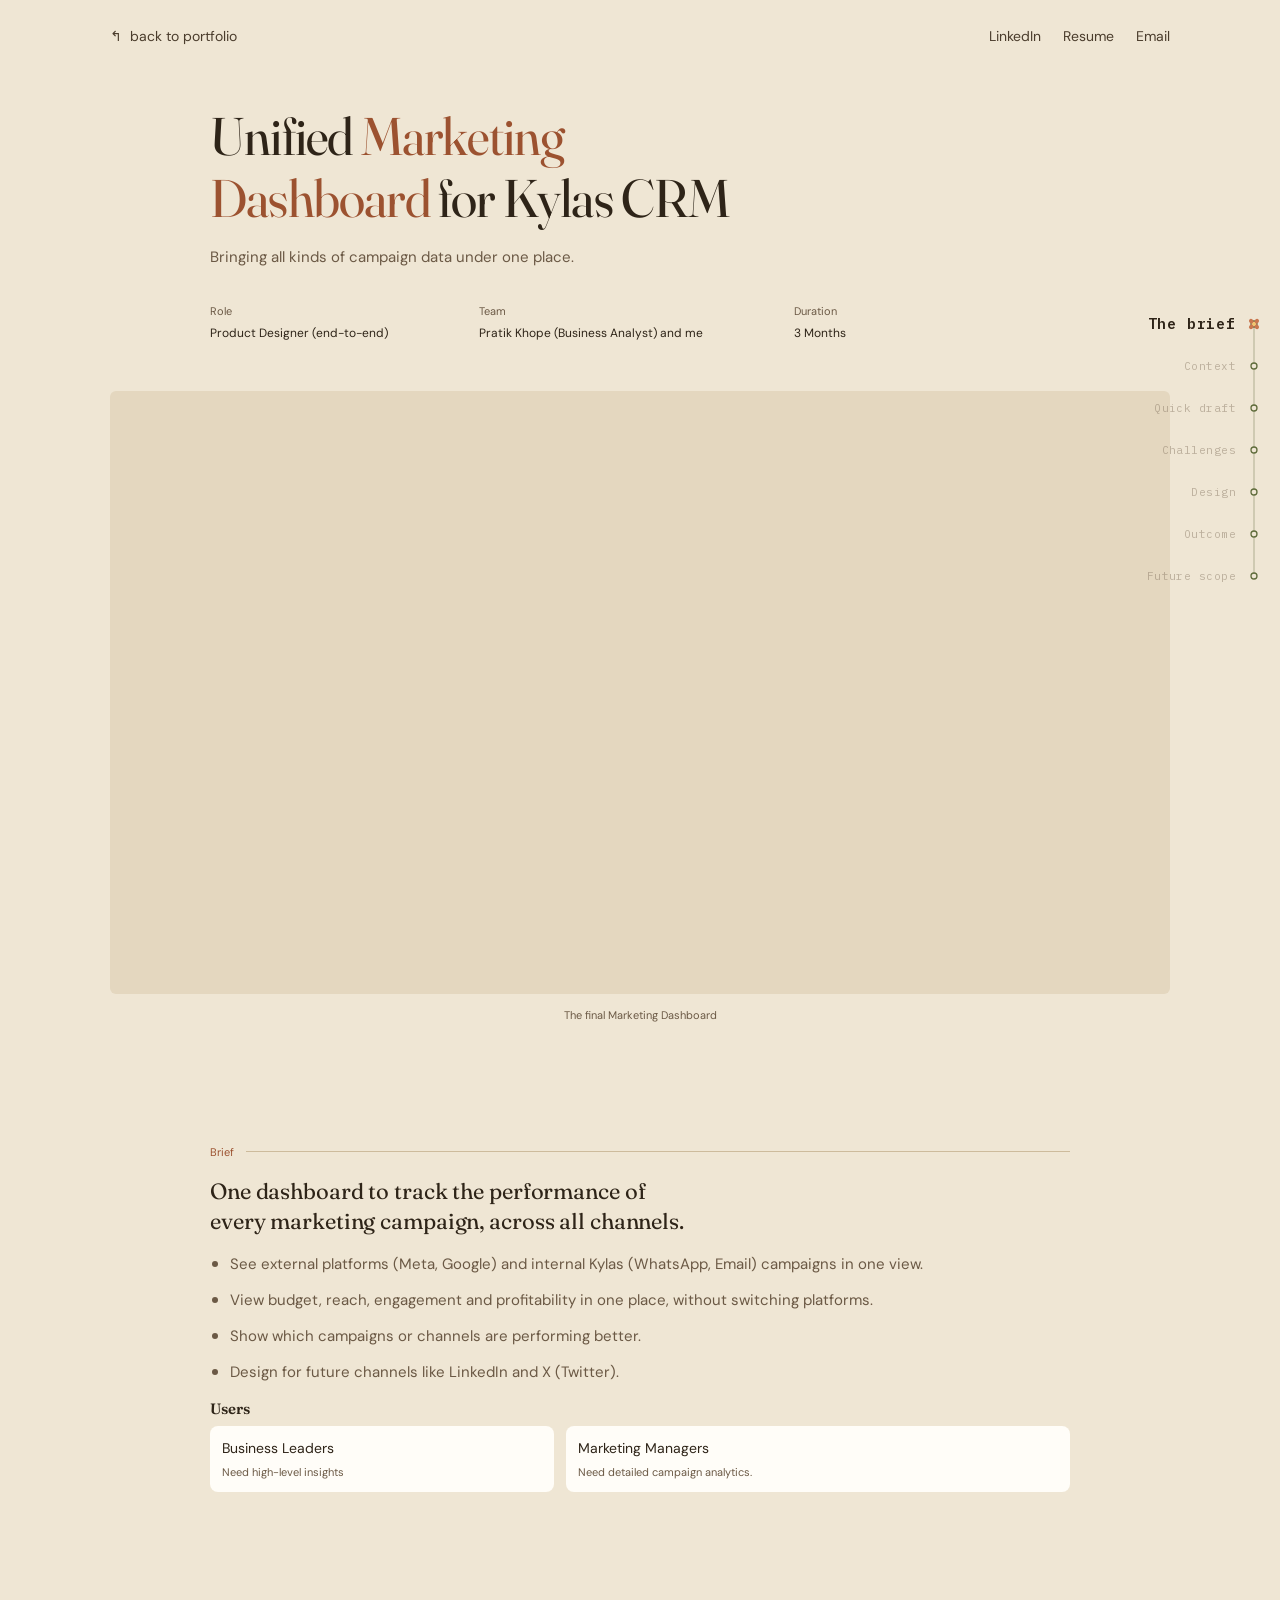
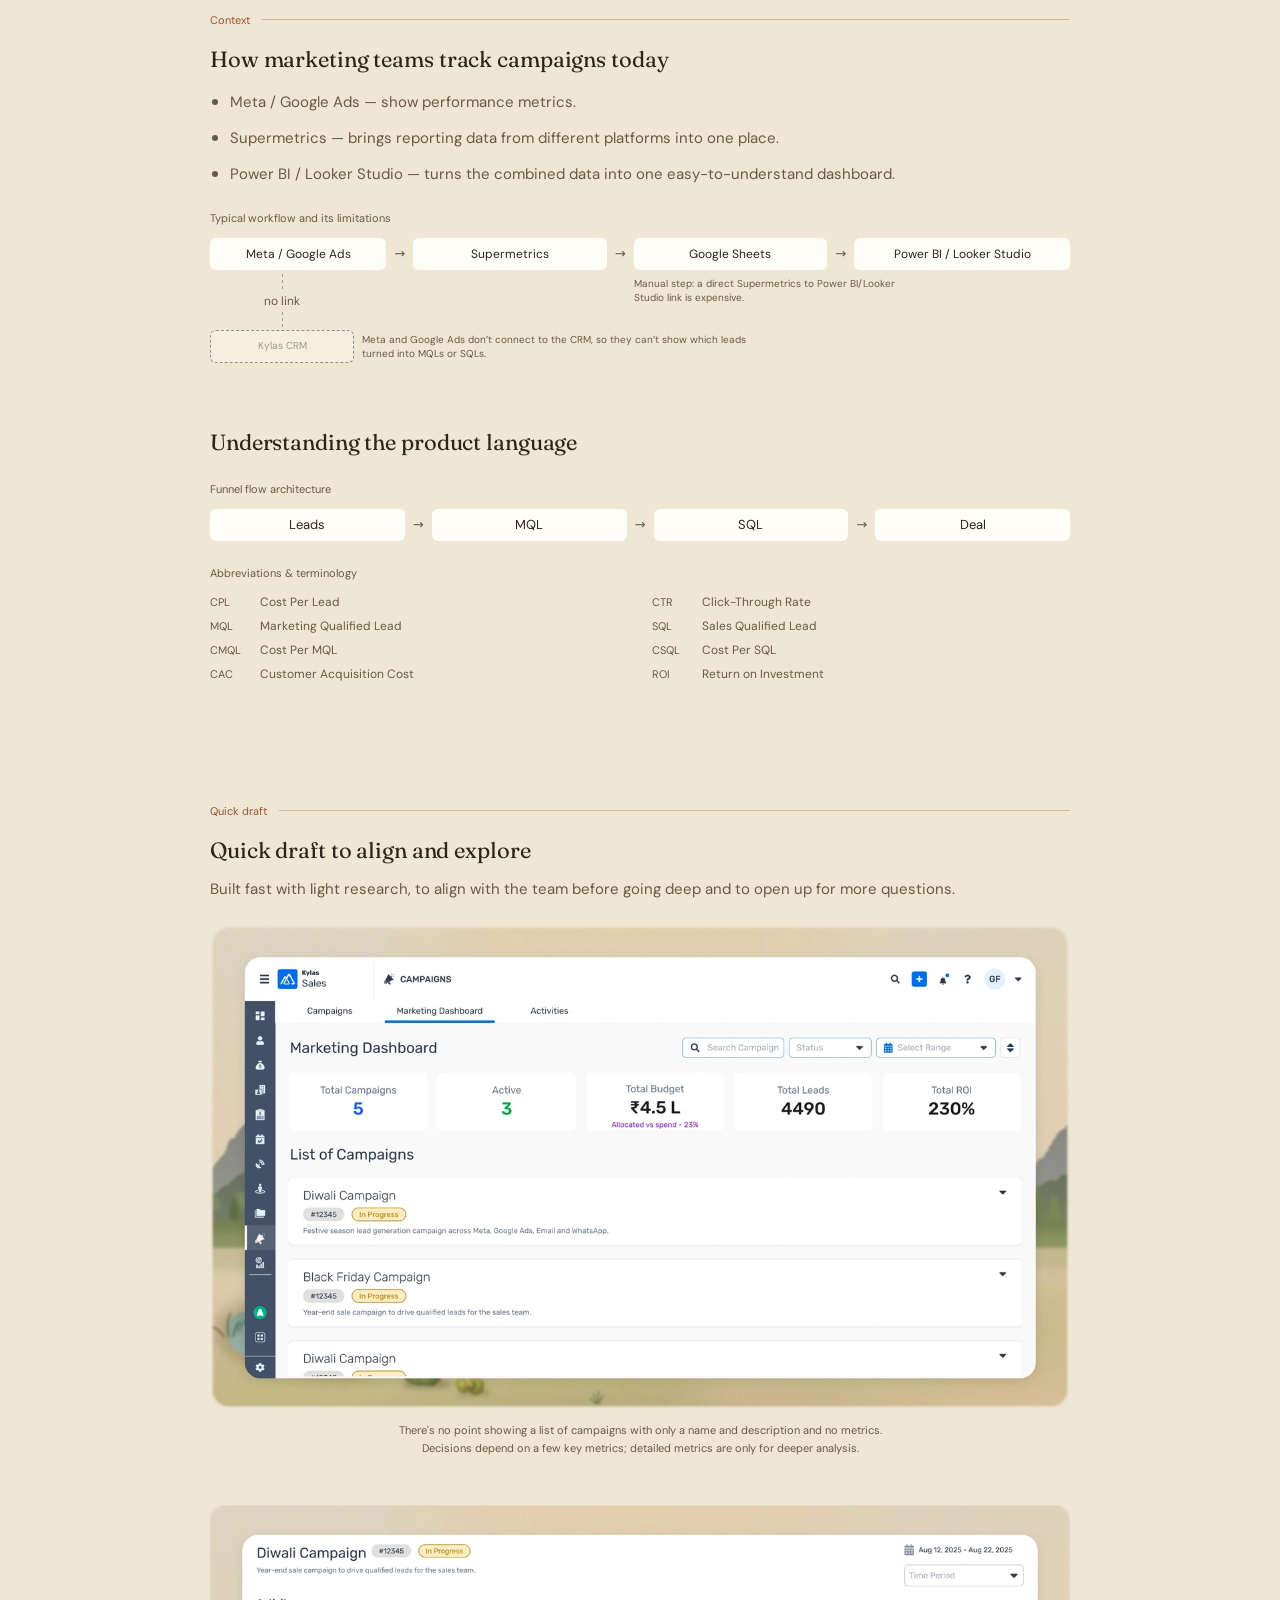
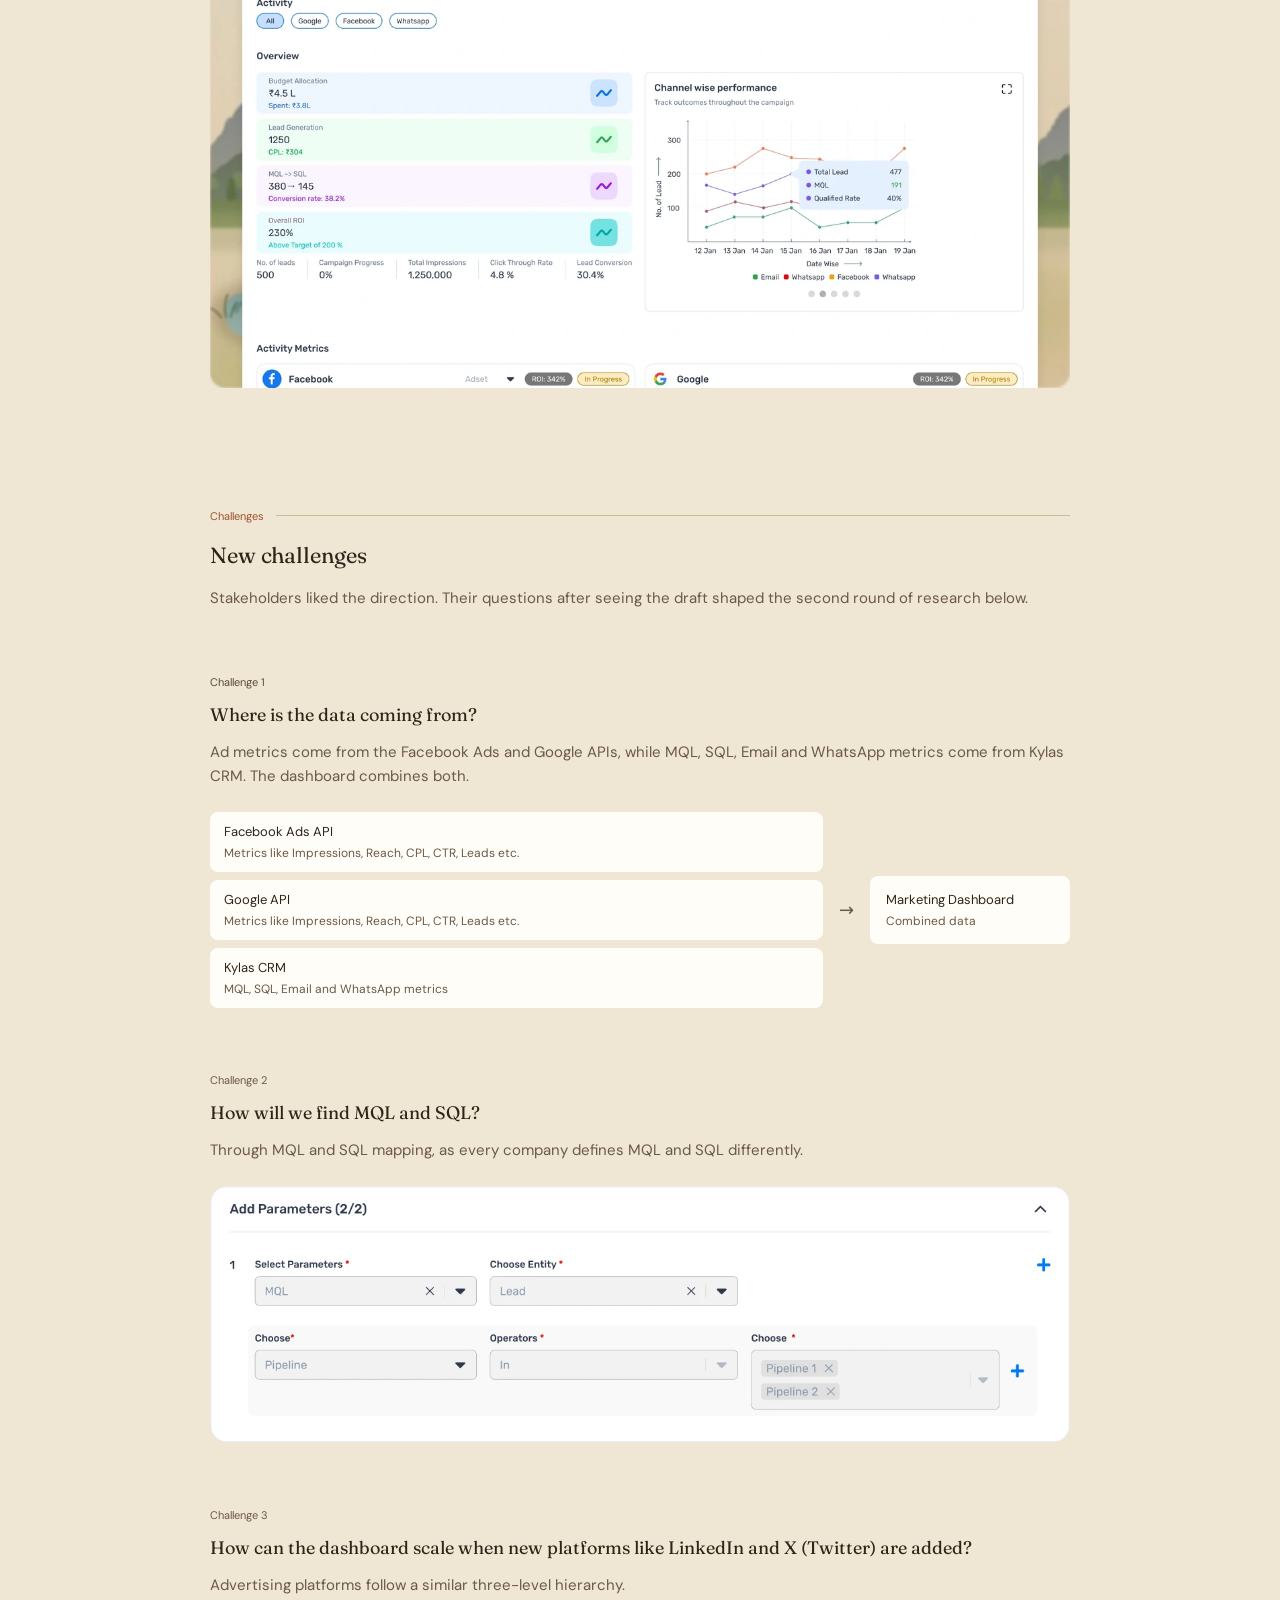
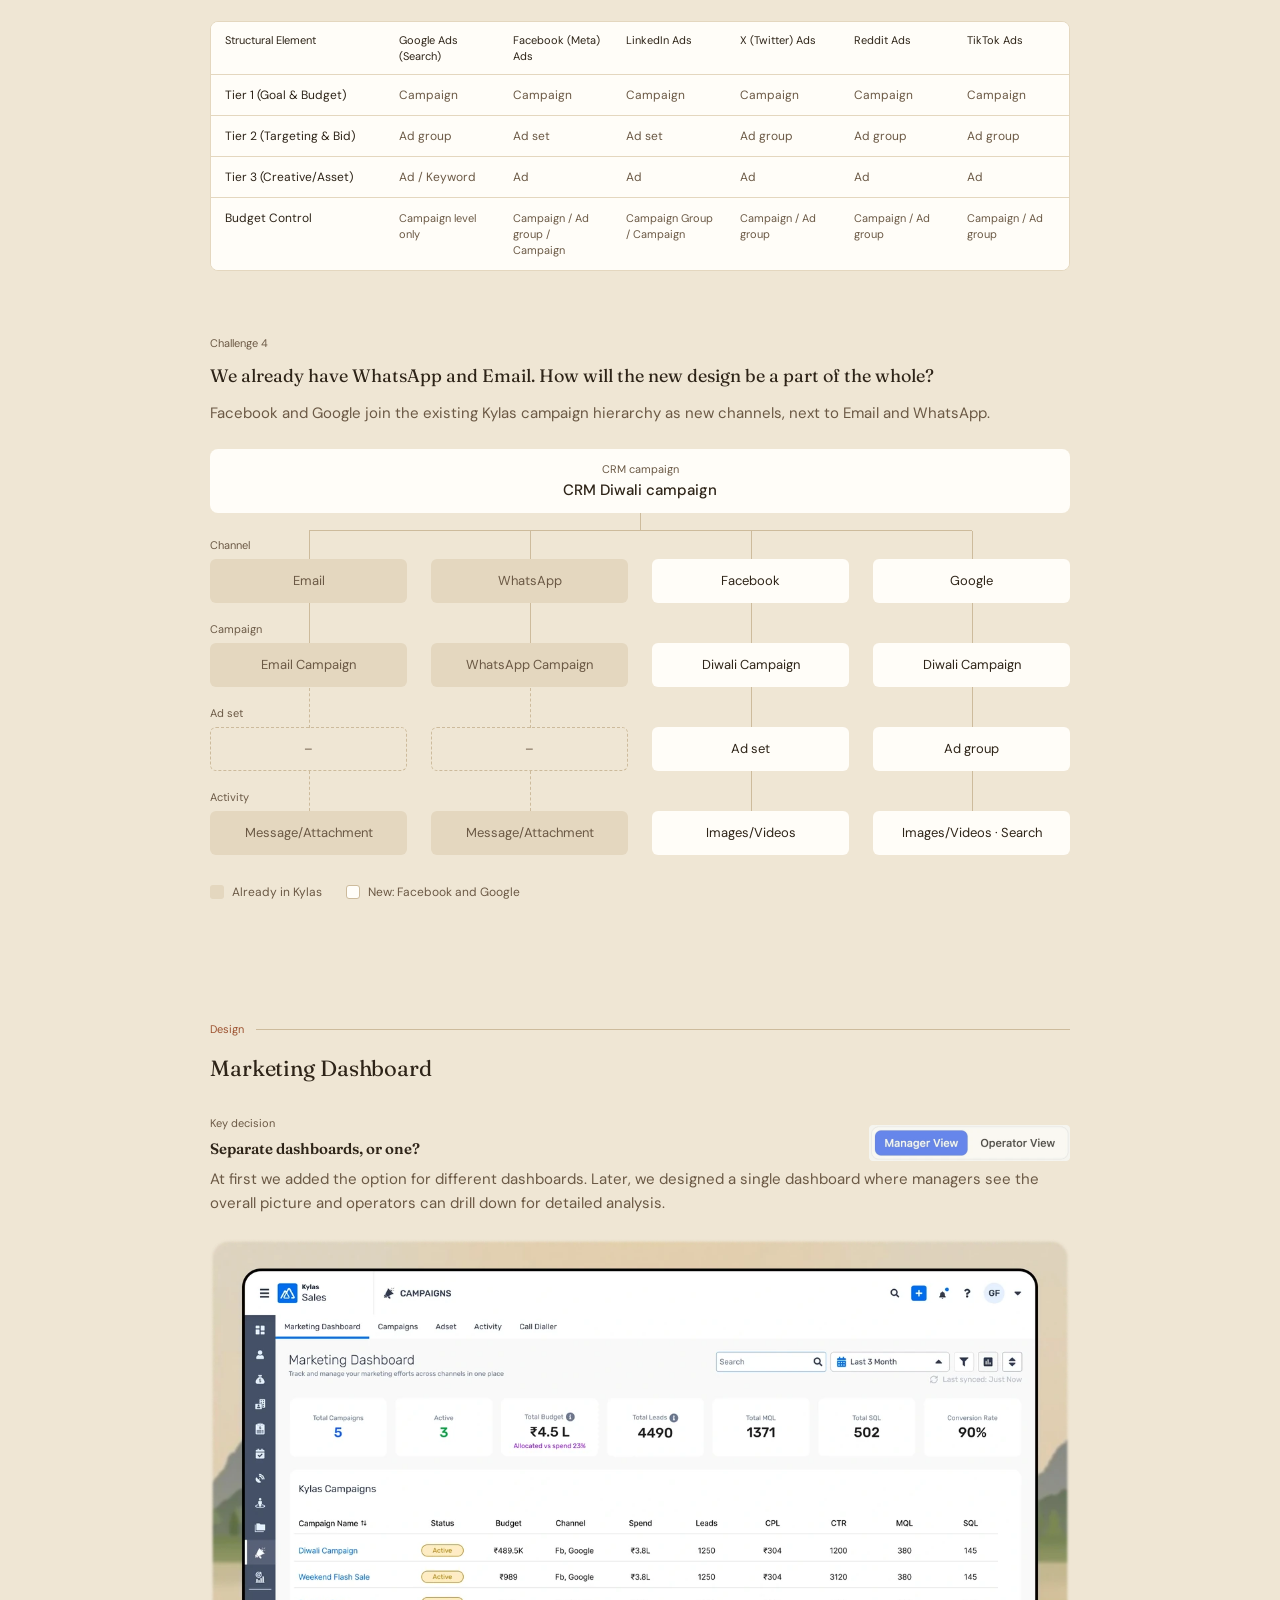
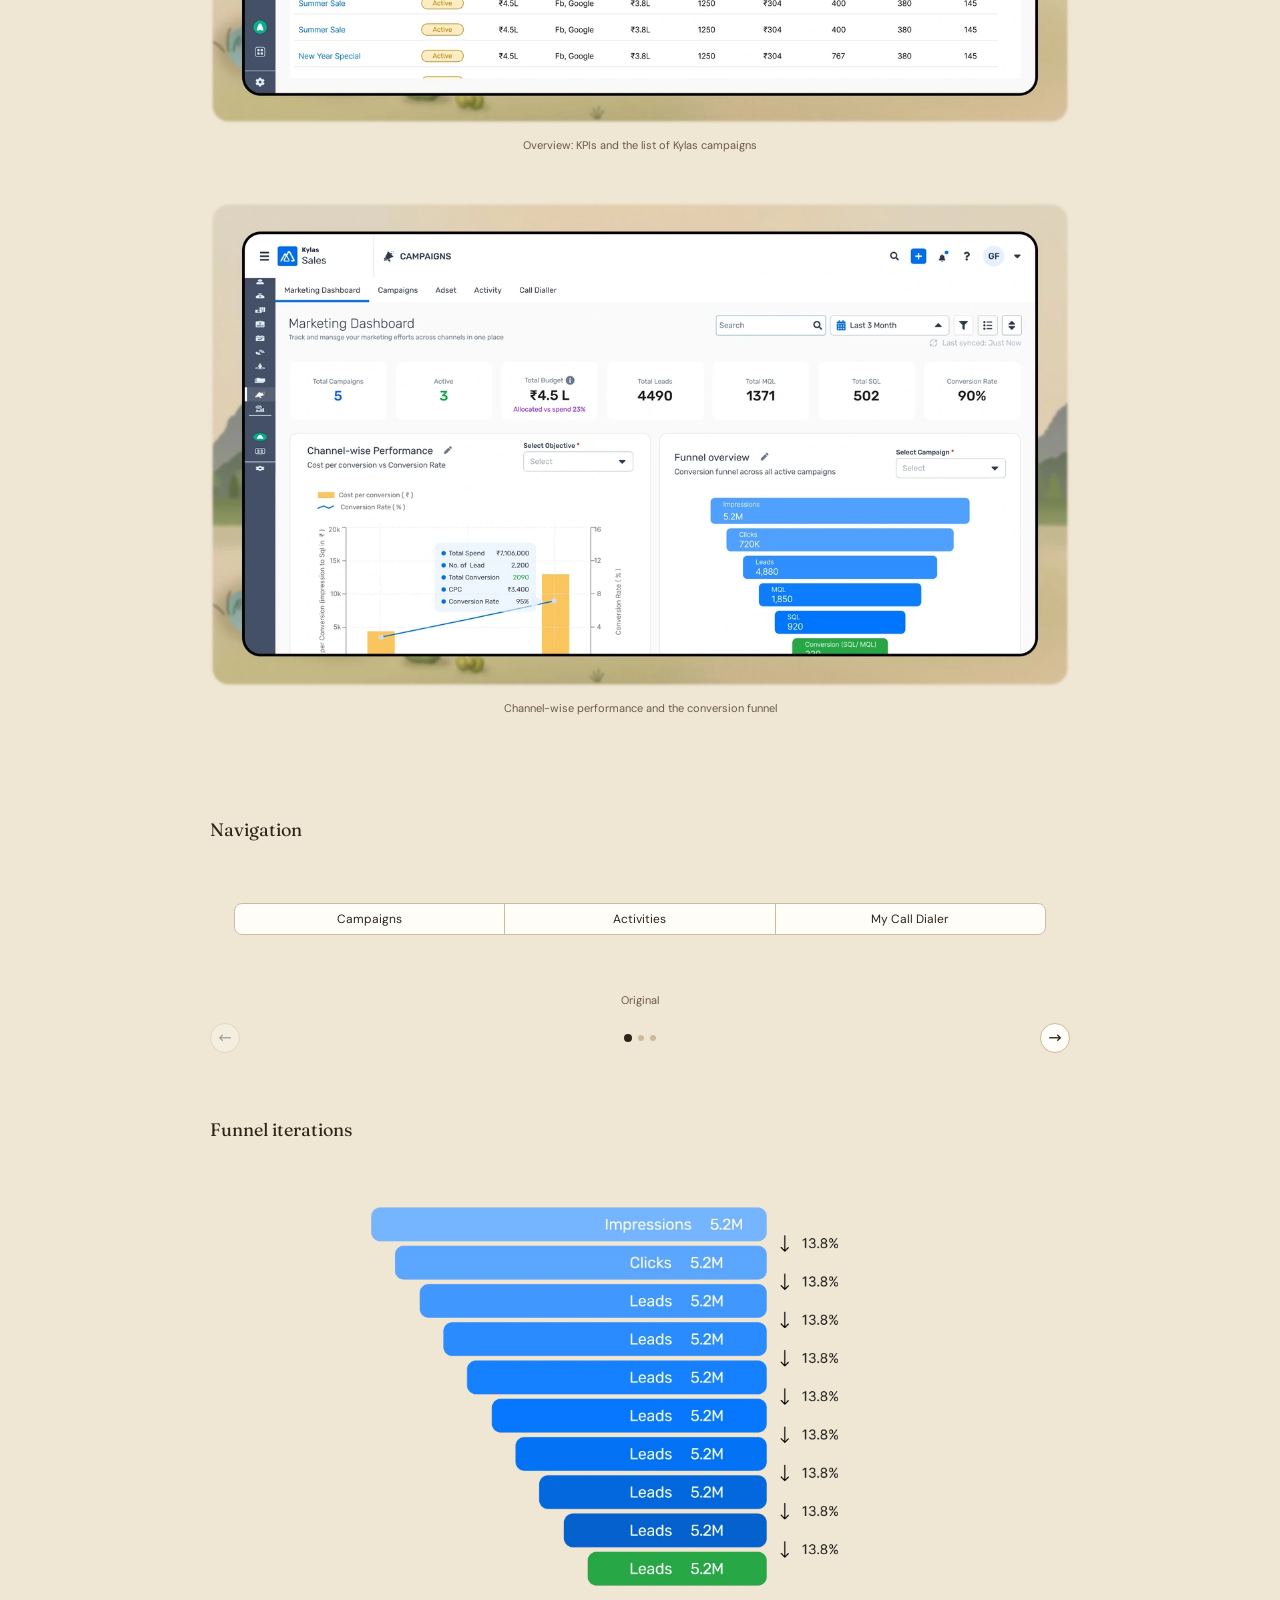
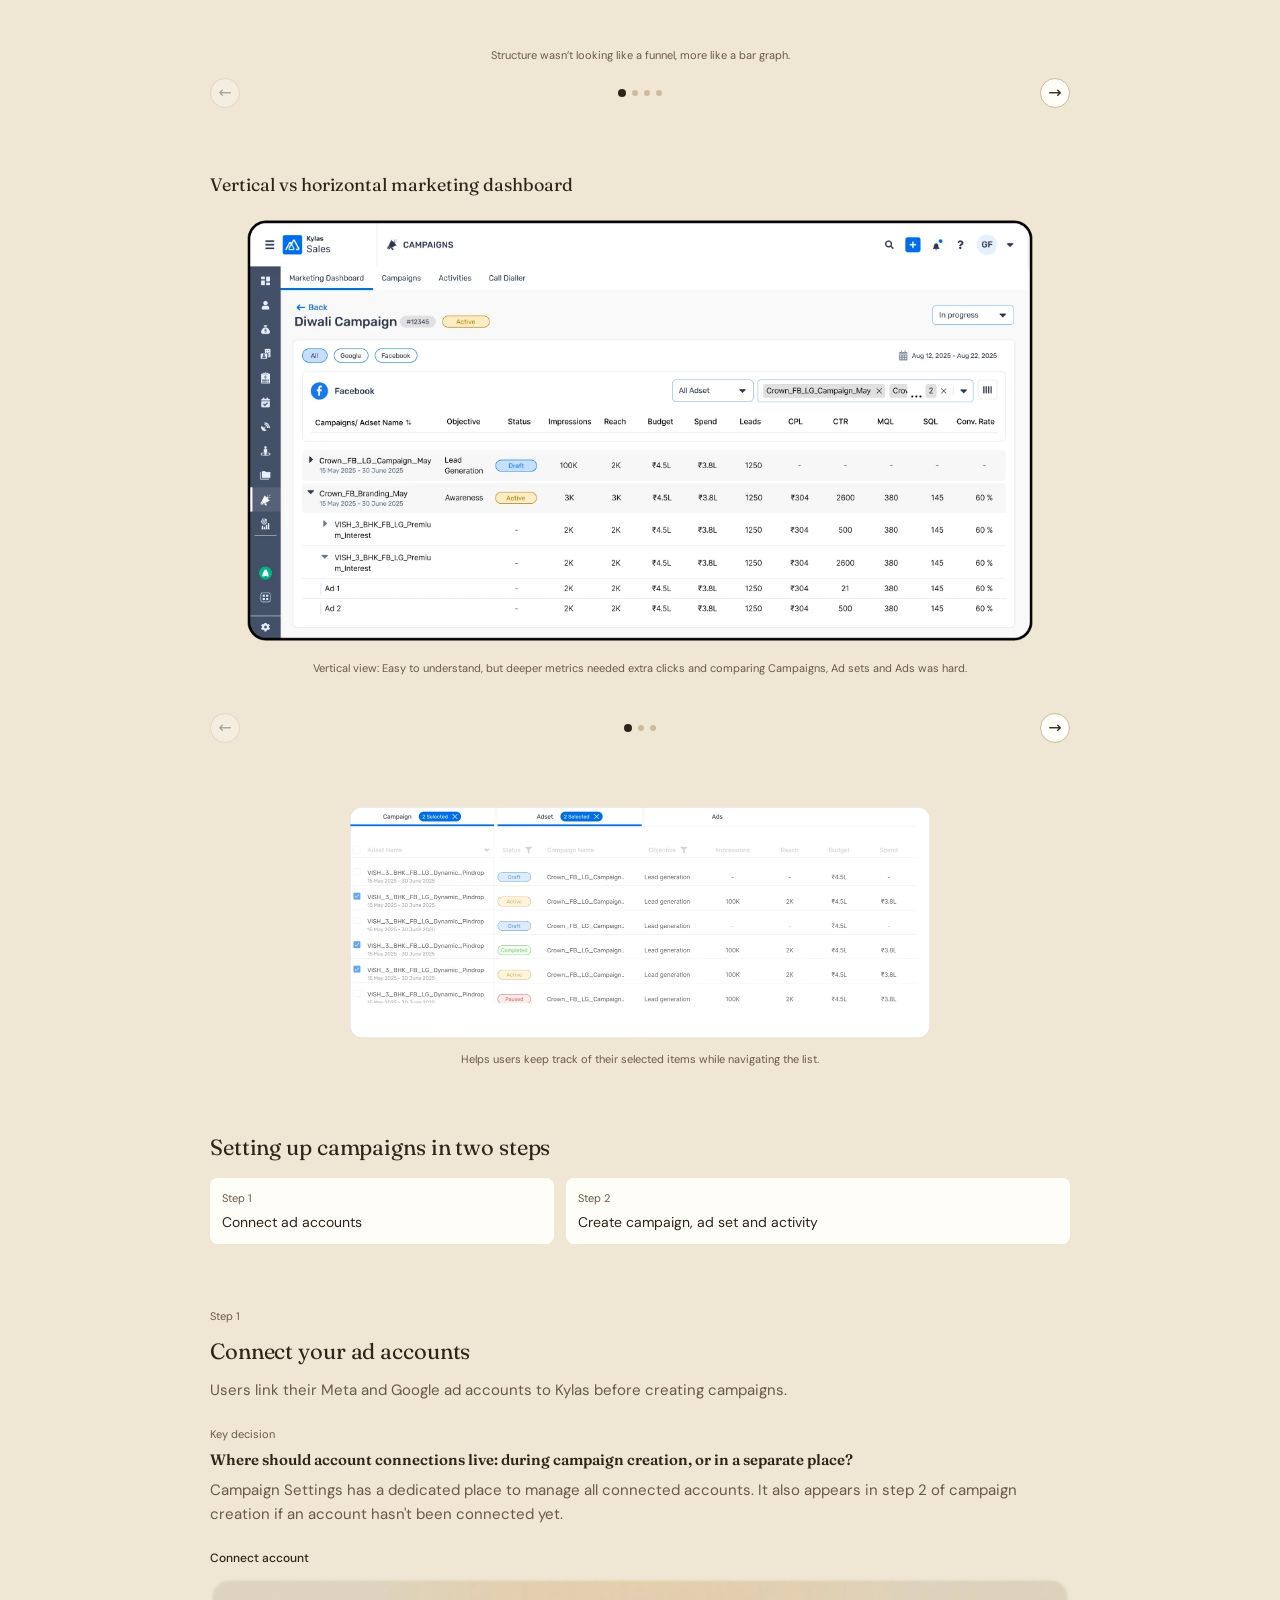
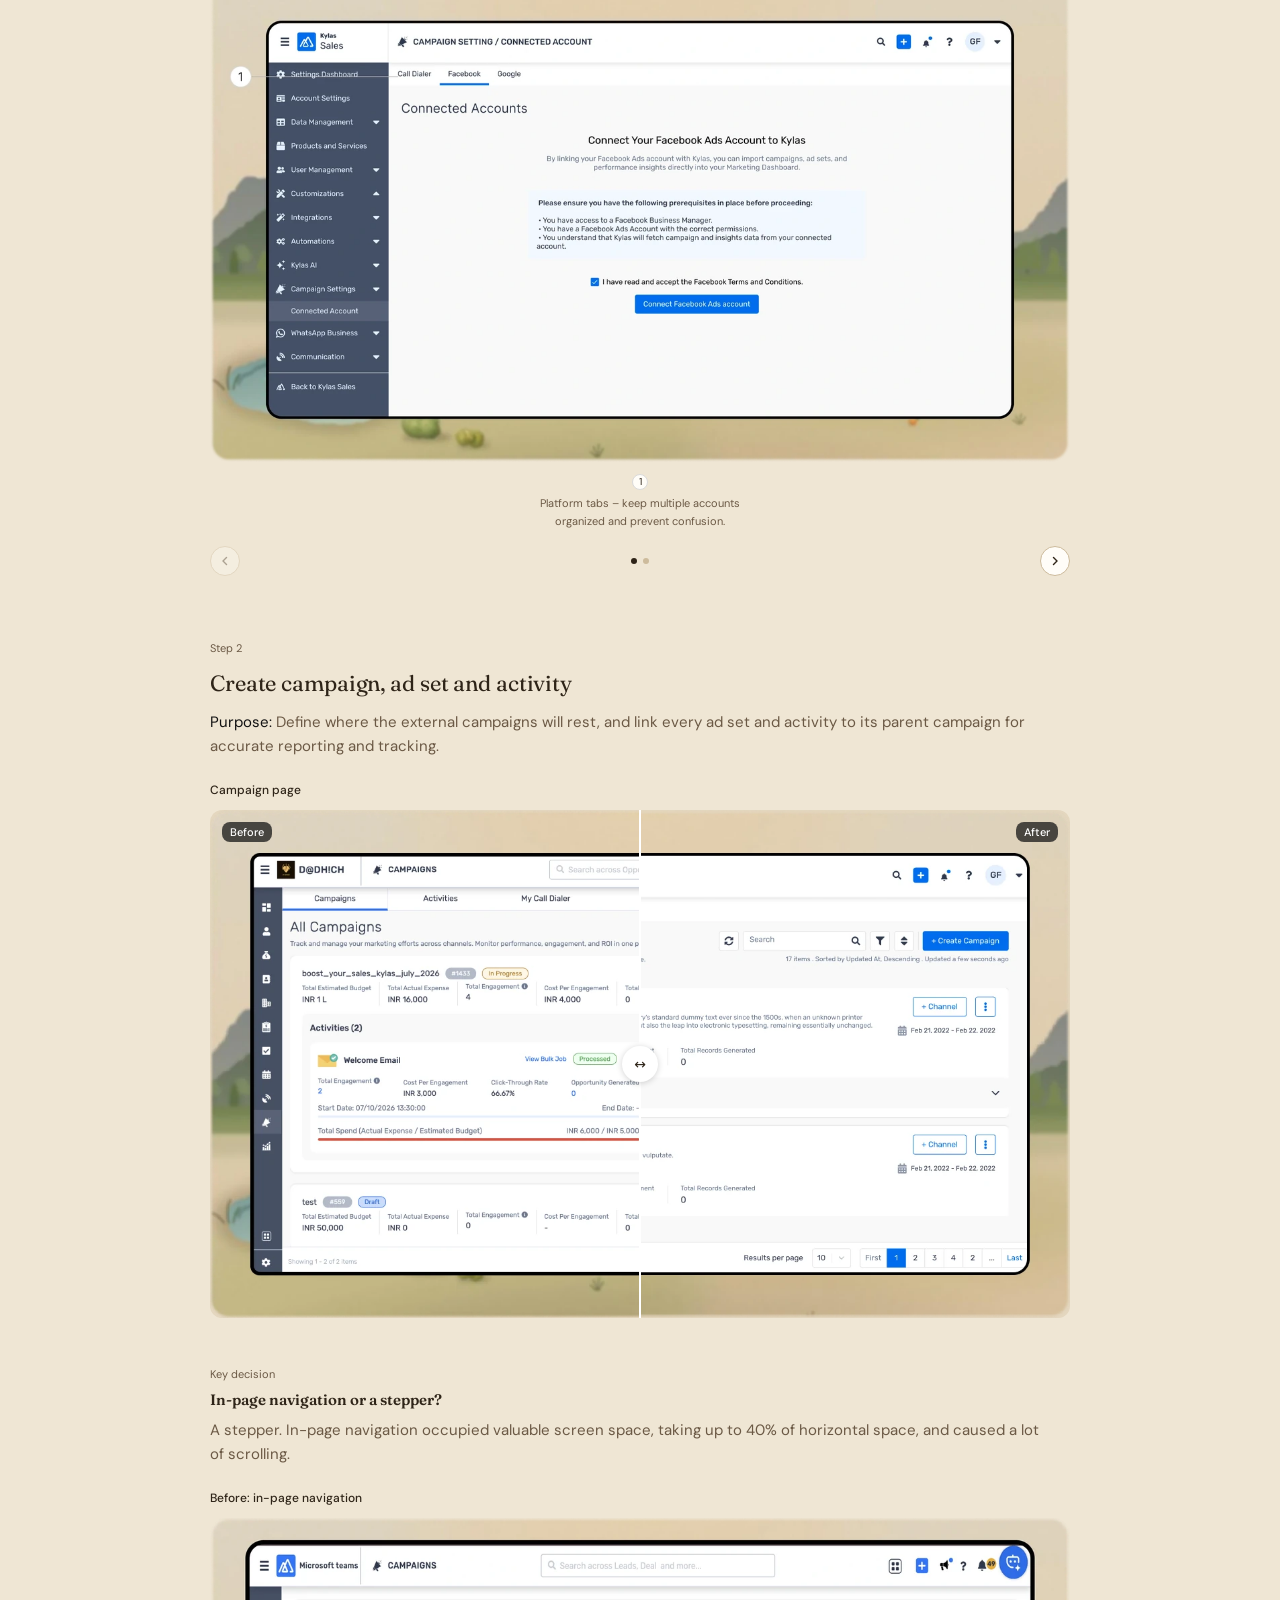
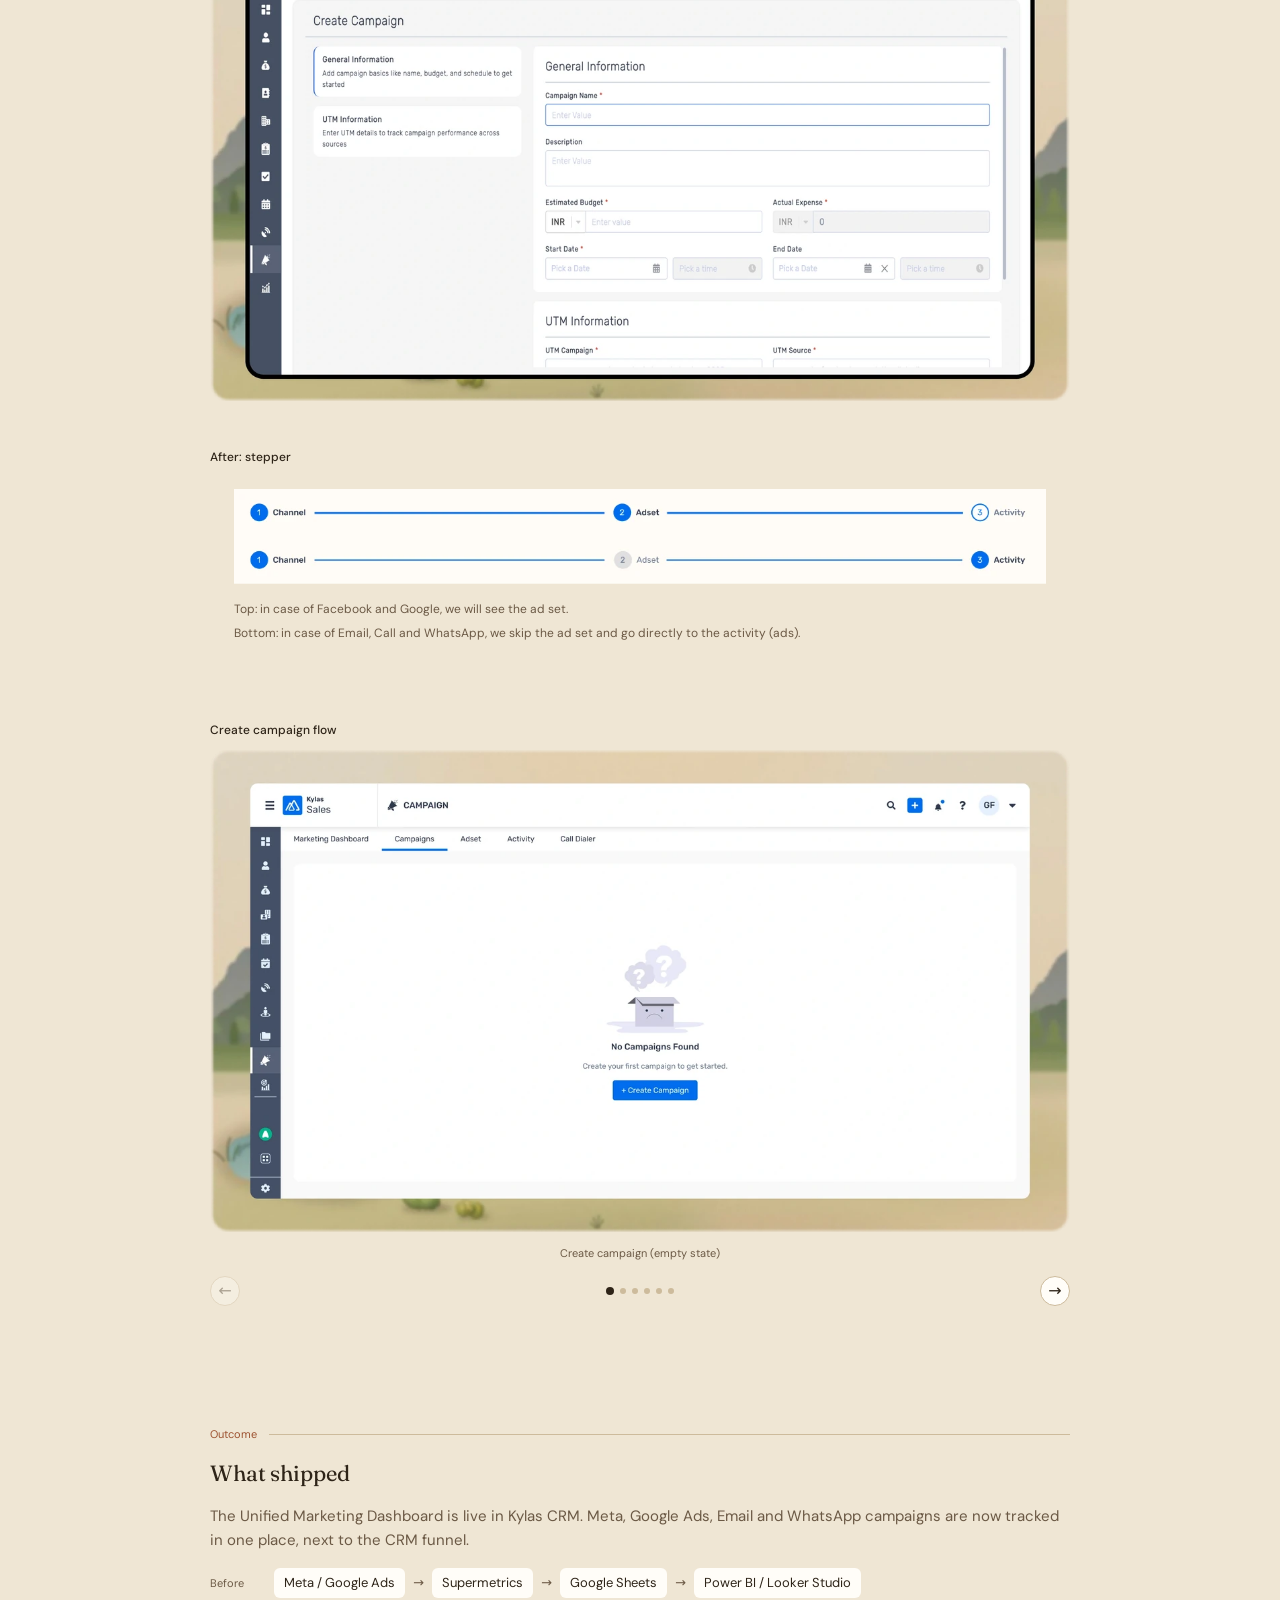
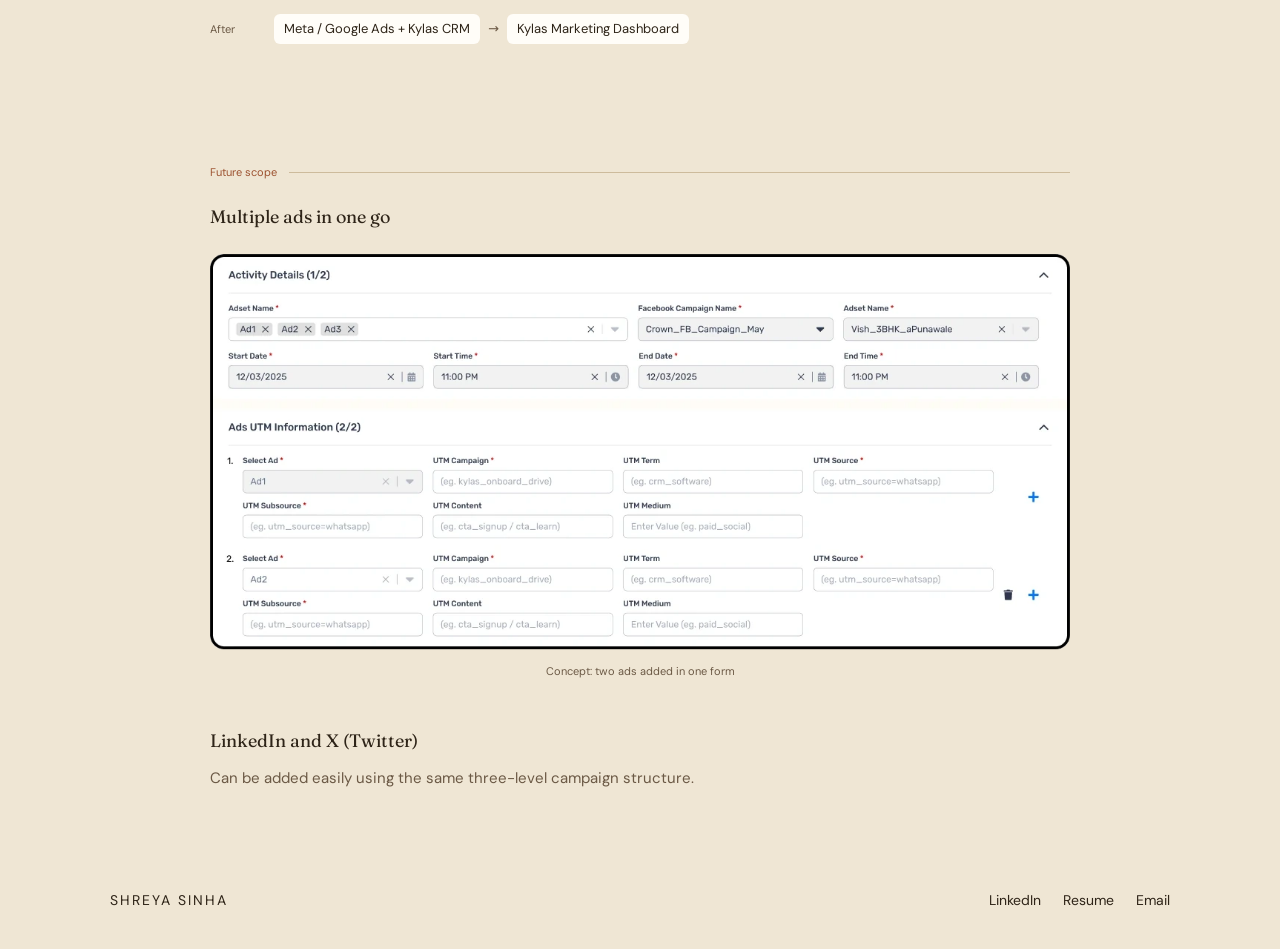
<file: marketing-dashboard.html>
<!DOCTYPE html>
<html lang="en">
<head>
  <meta charset="UTF-8" />
  <meta name="viewport" content="width=device-width, initial-scale=1" />
  <title>Unified Marketing Dashboard for Kylas CRM — Shreya Sinha</title>
  <meta name="description" content="Case study: bringing Meta, Google Ads, Email and WhatsApp campaign data into one dashboard inside Kylas CRM." />

  <!-- the same self-hosted fonts as the portfolio (Fraunces, DM Sans, IBM Plex Mono) -->
  <link rel="stylesheet" href="css/fonts.css" />
  <link rel="stylesheet" href="css/case-study.css" />
</head>
<body>
  <a class="skip-link" href="#main">Skip to content</a>

  <!-- Top bar -->
  <header class="topbar">
    <!-- same as the portfolio's "back to your garden" link; opens the portfolio at the projects -->
    <a class="topbar__back" href="index.html#work"><span aria-hidden="true">↰</span><span>back to portfolio</span></a>
    <nav class="topbar__links" aria-label="Social">
      <a href="https://www.linkedin.com/in/shreya-sinha-800814156/" target="_blank" rel="noopener">LinkedIn</a>
      <a href="https://drive.google.com/file/d/1gBMyA2F8exDv7If3iEyOvsQNI84Tqm3j/view?usp=drive_link" target="_blank" rel="noopener">Resume</a>
      <a href="mailto:sinhashreya1803@gmail.com">Email</a>
    </nav>
  </header>

  <!-- Section nav (desktop only) -->
  <nav class="side-nav" aria-label="Sections">
    <div class="side-nav__track" aria-hidden="true"><div class="side-nav__progress"></div></div>
    <a href="#brief"><span>The brief</span><i class="side-nav__icon" aria-hidden="true"></i></a>
    <a href="#context"><span>Context</span><i class="side-nav__icon" aria-hidden="true"></i></a>
    <a href="#quick-draft"><span>Quick draft</span><i class="side-nav__icon" aria-hidden="true"></i></a>
    <a href="#challenges"><span>Challenges</span><i class="side-nav__icon" aria-hidden="true"></i></a>
    <a href="#design"><span>Design</span><i class="side-nav__icon" aria-hidden="true"></i></a>
    <a href="#outcome"><span>Outcome</span><i class="side-nav__icon" aria-hidden="true"></i></a>
    <a href="#future-scope"><span>Future scope</span><i class="side-nav__icon" aria-hidden="true"></i></a>
  </nav>

  <main id="main" class="page">

    <!-- ============ HERO ============ -->
    <section class="hero">
      <div class="text">
        <h1 class="hero__title">Unified <span class="accent">Marketing Dashboard</span> for Kylas CRM</h1>
        <p class="hero__sub">Bringing all kinds of campaign data under one place.</p>
        <dl class="meta">
          <div><dt>Role</dt><dd>Product Designer (end-to-end)</dd></div>
          <div><dt>Team</dt><dd>Pratik Khope (Business Analyst) and me</dd></div>
          <div><dt>Duration</dt><dd>3 Months</dd></div>
        </dl>
      </div>
      <figure class="media media--wide">
        <!-- TODO: replace this placeholder with the final dashboard image, e.g.
             <img src="images/marketing-dashboard/hero.webp" width="860" height="489" alt="The final Marketing Dashboard in Kylas CRM" /> -->
        <div class="placeholder" role="img" aria-label="Final Marketing Dashboard image coming soon"></div>
        <figcaption>The final Marketing Dashboard</figcaption>
      </figure>
    </section>

    <!-- ============ 01 BRIEF ============ -->
    <section id="brief" class="text">
      <p class="eyebrow">Brief</p>
      <h2>One dashboard to track the performance of every marketing campaign, across all channels.</h2>
      <ul class="bullets">
        <li>See external platforms (Meta, Google) and internal Kylas (WhatsApp, Email) campaigns in one view.</li>
        <li>View budget, reach, engagement and profitability in one place, without switching platforms.</li>
        <li>Show which campaigns or channels are performing better.</li>
        <li>Design for future channels like LinkedIn and X (Twitter).</li>
      </ul>
      <div class="users">
        <h4>Users</h4>
        <ul class="steps">
          <li class="card"><strong>Business Leaders</strong><span class="label">Need high-level insights</span></li>
          <li class="card"><strong>Marketing Managers</strong><span class="label">Need detailed campaign analytics.</span></li>
        </ul>
      </div>
    </section>

    <!-- ============ 02 CONTEXT ============ -->
    <section id="context" class="stack-64">
      <div class="text stack-24">
        <div class="stack-16">
          <p class="eyebrow">Context</p>
          <h2>How marketing teams track campaigns today</h2>
          <ul class="bullets">
            <li>Meta / Google Ads — show performance metrics.</li>
            <li>Supermetrics — brings reporting data from different platforms into one place.</li>
            <li>Power BI / Looker Studio — turns the combined data into one easy-to-understand dashboard.</li>
          </ul>
        </div>

        <div class="stack-12">
          <p class="label">Typical workflow and its limitations</p>
          <div class="workflow">
            <ol class="flow flow--fill">
              <li class="chip">Meta / Google Ads</li>
              <li class="chip">Supermetrics</li>
              <li class="chip">Google Sheets</li>
              <li class="chip">Power BI / Looker Studio</li>
            </ol>
            <div class="workflow__crm">
              <div class="workflow__link">
                <span class="dash" aria-hidden="true"></span>
                <span class="workflow__nolink">no link</span>
                <span class="dash" aria-hidden="true"></span>
                <span class="chip chip--muted">Kylas CRM</span>
              </div>
              <p class="note">Meta and Google Ads don’t connect to the CRM, so they can’t show which leads turned into MQLs or SQLs.</p>
            </div>
            <p class="note workflow__manual">Manual step: a direct Supermetrics to Power BI/Looker Studio link is expensive.</p>
          </div>
        </div>
      </div>

      <div class="stack-24">
        <div class="text"><h2>Understanding the product language</h2></div>
        <div class="text stack-12">
          <p class="label">Funnel flow architecture</p>
          <ol class="flow flow--even">
            <li class="chip">Leads</li>
            <li class="chip">MQL</li>
            <li class="chip">SQL</li>
            <li class="chip">Deal</li>
          </ol>
        </div>
        <div class="text stack-12">
          <p class="label">Abbreviations &amp; terminology</p>
          <dl class="terms">
            <div><dt>CPL</dt><dd>Cost Per Lead</dd></div>
            <div><dt>CTR</dt><dd>Click-Through Rate</dd></div>
            <div><dt>MQL</dt><dd>Marketing Qualified Lead</dd></div>
            <div><dt>SQL</dt><dd>Sales Qualified Lead</dd></div>
            <div><dt>CMQL</dt><dd>Cost Per MQL</dd></div>
            <div><dt>CSQL</dt><dd>Cost Per SQL</dd></div>
            <div><dt>CAC</dt><dd>Customer Acquisition Cost</dd></div>
            <div><dt>ROI</dt><dd>Return on Investment</dd></div>
          </dl>
        </div>
      </div>
    </section>

    <!-- ============ 03 QUICK DRAFT ============ -->
    <section id="quick-draft" class="text">
      <p class="eyebrow">Quick draft</p>
      <div class="stack-12">
        <h2>Quick draft to align and explore</h2>
        <p>Built fast with light research, to align with the team before going deep and to open up for more questions.</p>
      </div>
      <div class="stack-48 pt-8">
        <figure class="media">
          <img src="images/marketing-dashboard/quick-draft-1.webp" width="644" height="363" loading="lazy" alt="Quick draft of the Marketing Dashboard: KPI cards on top and a list of campaigns below." />
          <figcaption>There's no point showing a list of campaigns with only a name and description and no metrics. Decisions depend on a few key metrics; detailed metrics are only for deeper analysis.</figcaption>
        </figure>
        <figure class="media">
          <img src="images/marketing-dashboard/quick-draft-2.webp" width="640" height="359" loading="lazy" alt="Quick draft of a campaign detail page with overview metrics and a channel-wise performance chart." />
        </figure>
      </div>
    </section>

    <!-- ============ 04 CHALLENGES ============ -->
    <section id="challenges" class="stack-64" data-no-zoom>
      <div class="text">
        <p class="eyebrow">Challenges</p>
        <h2>New challenges</h2>
        <p>Stakeholders liked the direction. Their questions after seeing the draft shaped the second round of research below.</p>
      </div>

      <!-- Challenge 1 -->
      <article class="stack-24">
        <div class="text stack-12">
          <p class="label label--dark">Challenge 1</p>
          <h3>Where is the data coming from?</h3>
          <p>Ad metrics come from the Facebook Ads and Google APIs, while MQL, SQL, Email and WhatsApp metrics come from Kylas CRM. The dashboard combines both.</p>
        </div>
        <div class="text">
          <div class="sources">
            <ul class="sources__list">
              <li class="card"><strong>Facebook Ads API</strong><span>Metrics like Impressions, Reach, CPL, CTR, Leads etc.</span></li>
              <li class="card"><strong>Google API</strong><span>Metrics like Impressions, Reach, CPL, CTR, Leads etc.</span></li>
              <li class="card"><strong>Kylas CRM</strong><span>MQL, SQL, Email and WhatsApp metrics</span></li>
            </ul>
            <span class="sources__arrow" aria-hidden="true">→</span>
            <div class="card card--target"><strong>Marketing Dashboard</strong><span>Combined data</span></div>
          </div>
        </div>
      </article>

      <!-- Challenge 2 -->
      <article class="stack-24">
        <div class="text stack-12">
          <p class="label">Challenge 2</p>
          <h3>How will we find MQL and SQL?</h3>
          <p>Through MQL and SQL mapping, as every company defines MQL and SQL differently.</p>
        </div>
        <figure class="media">
          <img src="images/marketing-dashboard/mql-sql-mapping.webp" width="640" height="192" loading="lazy" alt="Add Parameters form: MQL is defined for the Lead entity using Pipeline In Pipeline 1 and Pipeline 2." />
        </figure>
      </article>

      <!-- Challenge 3 -->
      <article class="stack-24">
        <div class="text stack-12">
          <p class="label">Challenge 3</p>
          <h3>How can the dashboard scale when new platforms like LinkedIn and X (Twitter) are added?</h3>
          <p>Advertising platforms follow a similar three-level hierarchy.</p>
        </div>
        <div class="text">
          <div class="table-scroll" tabindex="0" role="region" aria-label="Universal campaign structure across ad platforms">
            <table class="structure">
              <thead>
                <tr>
                  <th scope="col">Structural Element</th>
                  <th scope="col">Google Ads (Search)</th>
                  <th scope="col">Facebook (Meta) Ads</th>
                  <th scope="col">LinkedIn Ads</th>
                  <th scope="col">X (Twitter) Ads</th>
                  <th scope="col">Reddit Ads</th>
                  <th scope="col">TikTok Ads</th>
                </tr>
              </thead>
              <tbody>
                <tr>
                  <th scope="row">Tier 1 (Goal &amp; Budget)</th>
                  <td>Campaign</td><td>Campaign</td><td>Campaign</td><td>Campaign</td><td>Campaign</td><td>Campaign</td>
                </tr>
                <tr>
                  <th scope="row">Tier 2 (Targeting &amp; Bid)</th>
                  <td>Ad group</td><td>Ad set</td><td>Ad set</td><td>Ad group</td><td>Ad group</td><td>Ad group</td>
                </tr>
                <tr>
                  <th scope="row">Tier 3 (Creative/Asset)</th>
                  <td>Ad / Keyword</td><td>Ad</td><td>Ad</td><td>Ad</td><td>Ad</td><td>Ad</td>
                </tr>
                <tr class="structure__budget">
                  <th scope="row">Budget Control</th>
                  <td>Campaign level only</td><td>Campaign / Ad group / Campaign</td><td>Campaign Group / Campaign</td><td>Campaign / Ad group</td><td>Campaign / Ad group</td><td>Campaign / Ad group</td>
                </tr>
              </tbody>
            </table>
          </div>
        </div>
      </article>

      <!-- Challenge 4 -->
      <article class="stack-24">
        <div class="text stack-12">
          <p class="label">Challenge 4</p>
          <h3>We already have WhatsApp and Email. How will the new design be a part of the whole?</h3>
          <p>Facebook and Google join the existing Kylas campaign hierarchy as new channels, next to Email and WhatsApp.</p>
        </div>
        <!-- Kylas campaign hierarchy: a CRM campaign splits into channels; Facebook and Google join Email and WhatsApp -->
        <figure class="media">
          <div class="hierarchy" tabindex="0" role="region" aria-label="Kylas campaign hierarchy">
            <div class="hierarchy__chart">
              <div class="hierarchy__root"><span class="label">CRM campaign</span><strong>CRM Diwali campaign</strong></div>
              <div class="hierarchy__branch" aria-hidden="true"></div>
              <div class="hierarchy__level">
                <p class="hierarchy__level-name">Channel</p>
                <span class="hierarchy__node" data-kind="existing">Email</span>
                <span class="hierarchy__node" data-kind="existing">WhatsApp</span>
                <span class="hierarchy__node" data-kind="new">Facebook</span>
                <span class="hierarchy__node" data-kind="new">Google</span>
              </div>
              <div class="hierarchy__level">
                <p class="hierarchy__level-name">Campaign</p>
                <span class="hierarchy__node" data-kind="existing">Email Campaign</span>
                <span class="hierarchy__node" data-kind="existing">WhatsApp Campaign</span>
                <span class="hierarchy__node" data-kind="new">Diwali Campaign</span>
                <span class="hierarchy__node" data-kind="new">Diwali Campaign</span>
              </div>
              <div class="hierarchy__level">
                <p class="hierarchy__level-name">Ad set</p>
                <span class="hierarchy__node" data-kind="empty" aria-label="No ad set">–</span>
                <span class="hierarchy__node" data-kind="empty" aria-label="No ad set">–</span>
                <span class="hierarchy__node" data-kind="new">Ad set</span>
                <span class="hierarchy__node" data-kind="new">Ad group</span>
              </div>
              <div class="hierarchy__level">
                <p class="hierarchy__level-name">Activity</p>
                <span class="hierarchy__node" data-kind="existing" data-after-empty="true">Message/Attachment</span>
                <span class="hierarchy__node" data-kind="existing" data-after-empty="true">Message/Attachment</span>
                <span class="hierarchy__node" data-kind="new">Images/Videos</span>
                <span class="hierarchy__node" data-kind="new">Images/Videos · Search</span>
              </div>
            </div>
          </div>
          <ul class="hierarchy__legend">
            <li class="hierarchy__key" data-kind="existing">Already in Kylas</li>
            <li class="hierarchy__key" data-kind="new">New: Facebook and Google</li>
          </ul>
        </figure>
      </article>
    </section>

    <!-- ============ 05 DESIGN ============ -->
    <section id="design" class="stack-64">
      <div class="stack-24">
        <div class="text">
          <p class="eyebrow">Design</p>
          <h2>Marketing Dashboard</h2>
        </div>
        <div class="stack-12">
        <div class="text decision decision--pad">
          <div class="decision__head">
            <div>
              <p class="label">Key decision</p>
              <h4>Separate dashboards, or one?</h4>
            </div>
            <img class="decision__toggle" src="images/marketing-dashboard/toggle.webp" width="201" height="36" alt="Manager View / Operator View toggle" />
          </div>
          <p>At first we added the option for different dashboards. Later, we designed a single dashboard where managers see the overall picture and operators can drill down for detailed analysis.</p>
        </div>
        <figure class="media">
          <img src="images/marketing-dashboard/dashboard-overview.webp" width="644" height="363" loading="lazy" alt="Marketing Dashboard overview: KPI cards (campaigns, budget, leads, MQL, SQL, conversion rate) above a table of Kylas campaigns." />
          <figcaption class="pb-36">Overview: KPIs and the list of Kylas campaigns</figcaption>
        </figure>
        <figure class="media">
          <img src="images/marketing-dashboard/dashboard-channels.webp" width="644" height="363" loading="lazy" alt="Marketing Dashboard with a channel-wise performance chart next to a conversion funnel from impressions to SQL." />
          <figcaption class="pb-36">Channel-wise performance and the conversion funnel</figcaption>
        </figure>
        </div>
      </div>

      <!-- Navigation carousel -->
      <div class="stack-16">
        <div class="text"><h3>Navigation</h3></div>
        <div class="carousel text" data-carousel data-no-zoom aria-roledescription="carousel" aria-label="Navigation options">
          <div class="carousel__media carousel__media--tabs">
            <div class="carousel__viewport">
              <div class="carousel__track">
                <div class="carousel__slide" data-caption="Original" role="group" aria-roledescription="slide" aria-label="1 of 3">
                  <div class="tabs"><span>Campaigns</span><span>Activities</span><span>My Call Dialer</span></div>
                </div>
                <div class="carousel__slide" data-caption="Option 1: Create a separate Channels tab for Meta/Google campaigns." role="group" aria-roledescription="slide" aria-label="2 of 3">
                  <div class="tabs"><span class="is-new is-wide">Marketing Dashboard</span><span>Campaigns</span><span class="is-new">Channel</span><span class="is-new">Ad set</span><span>Activity</span><span>Call Dialer</span></div>
                </div>
                <div class="carousel__slide" data-caption="Option 2: Moved channels under Campaign hierarchy (reduced unnecessary navigation)." data-final role="group" aria-roledescription="slide" aria-label="3 of 3">
                  <div class="tabs"><span class="is-new is-wide">Marketing Dashboard</span><span>Campaigns</span><span class="is-new">Ad set</span><span>Activity</span><span>Call Dialer</span></div>
                </div>
              </div>
            </div>
            <span class="tick" aria-label="Chosen option"></span>
          </div>
          <div class="carousel__footer">
            <p class="carousel__caption" aria-live="polite"></p>
            <div class="carousel__controls">
              <button class="carousel__btn" data-prev aria-label="Previous">←</button>
              <div class="carousel__dots"></div>
              <button class="carousel__btn" data-next aria-label="Next">→</button>
            </div>
          </div>
        </div>
      </div>

      <!-- Funnel iterations -->
      <div class="stack-16">
        <div class="text"><h3>Funnel iterations</h3></div>
        <div class="carousel text" data-carousel data-no-zoom aria-roledescription="carousel" aria-label="Funnel iterations">
          <div class="carousel__media">
            <div class="carousel__viewport">
              <div class="carousel__track">
                <div class="carousel__slide" data-caption="Structure wasn’t looking like a funnel, more like a bar graph." role="group" aria-roledescription="slide" aria-label="1 of 4">
                  <img src="images/marketing-dashboard/funnel-1.webp" width="640" height="354" loading="lazy" alt="Funnel iteration 1: right-aligned bars of decreasing width with conversion percentages beside them." />
                </div>
                <div class="carousel__slide" data-caption="The triangular space between the conversion and funnel graph was looking so odd." role="group" aria-roledescription="slide" aria-label="2 of 4">
                  <img src="images/marketing-dashboard/funnel-2.webp" width="640" height="354" loading="lazy" alt="Funnel iteration 2: bars with a separate grey conversion column, leaving a triangular gap." />
                </div>
                <div class="carousel__slide" data-caption="The conversion data between bars made the funnel too tall." role="group" aria-roledescription="slide" aria-label="3 of 4">
                  <img src="images/marketing-dashboard/funnel-3.webp" width="640" height="354" loading="lazy" alt="Funnel iteration 3: centred bars with conversion rates placed between each bar." />
                </div>
                <div class="carousel__slide" data-caption="Incorporated all metrics inside the bar, increasing the bar height." data-final role="group" aria-roledescription="slide" aria-label="4 of 4">
                  <img src="images/marketing-dashboard/funnel-4.webp" width="640" height="354" loading="lazy" alt="Final funnel: taller bars with the label, value and drop-off percentage inside each bar." />
                </div>
              </div>
            </div>
          </div>
          <div class="carousel__footer">
            <p class="carousel__caption" aria-live="polite"></p>
            <div class="carousel__controls">
              <button class="carousel__btn" data-prev aria-label="Previous">←</button>
              <div class="carousel__dots"></div>
              <button class="carousel__btn" data-next aria-label="Next">→</button>
            </div>
          </div>
        </div>
      </div>

      <!-- Vertical vs horizontal -->
      <div class="stack-16">
        <div class="text"><h3>Vertical vs horizontal marketing dashboard</h3></div>
        <div class="carousel carousel--tall-caption text" data-carousel data-no-zoom aria-roledescription="carousel" aria-label="Vertical vs horizontal layouts">
          <div class="carousel__media">
            <div class="carousel__viewport">
              <div class="carousel__track">
                <div class="carousel__slide" data-caption="Vertical view: Easy to understand, but deeper metrics needed extra clicks and comparing Campaigns, Ad sets and Ads was hard." role="group" aria-roledescription="slide" aria-label="1 of 3">
                  <img src="images/marketing-dashboard/view-1.webp" width="640" height="322" loading="lazy" alt="Vertical view: a campaign table where ad sets and ads expand underneath each campaign." />
                </div>
                <div class="carousel__slide" data-caption="Horizontal view: Matches the horizontal layout users already know from Google Ads and Meta Ads, reducing the learning curve." role="group" aria-roledescription="slide" aria-label="2 of 3">
                  <img src="images/marketing-dashboard/view-2.webp" width="640" height="322" loading="lazy" alt="Horizontal view: Campaigns, Adsets and Ads shown as three side-by-side columns." />
                </div>
                <!-- TODO: replace the caption below with the final one -->
                <div class="carousel__slide" data-caption="Add a caption for this view." data-final role="group" aria-roledescription="slide" aria-label="3 of 3">
                  <img src="images/marketing-dashboard/view-3.webp" width="640" height="322" loading="lazy" alt="Final view: Campaign, Adset and Ads tabs over a single campaign table." />
                </div>
              </div>
            </div>
          </div>
          <div class="carousel__footer">
            <p class="carousel__caption" aria-live="polite"></p>
            <div class="carousel__controls">
              <button class="carousel__btn" data-prev aria-label="Previous">←</button>
              <div class="carousel__dots"></div>
              <button class="carousel__btn" data-next aria-label="Next">→</button>
            </div>
          </div>
        </div>
      </div>

      <figure class="media media--narrow">
        <img src="images/marketing-dashboard/selected-items.webp" width="580" height="231" loading="lazy" alt="Campaign and Adset tabs each showing a '2 Selected' chip above the list." />
        <figcaption>Helps users keep track of their selected items while navigating the list.</figcaption>
      </figure>

      <!-- Two steps overview -->
      <div class="text stack-16">
        <h2>Setting up campaigns in two steps</h2>
        <ol class="steps">
          <li class="card"><span class="label">Step 1</span><strong>Connect ad accounts</strong></li>
          <li class="card"><span class="label">Step 2</span><strong>Create campaign, ad set and activity</strong></li>
        </ol>
      </div>

      <!-- Step 1 -->
      <div class="stack-24">
        <div class="text stack-12">
          <p class="label">Step 1</p>
          <h2>Connect your ad accounts</h2>
          <p>Users link their Meta and Google ad accounts to Kylas before creating campaigns.</p>
          <div class="decision pt-12">
            <p class="label">Key decision</p>
            <h4>Where should account connections live: during campaign creation, or in a separate place?</h4>
            <p>Campaign Settings has a dedicated place to manage all connected accounts. It also appears in step 2 of campaign creation if an account hasn't been connected yet.</p>
          </div>
        </div>

        <div class="carousel text" data-carousel aria-roledescription="carousel" aria-label="Connect account screens">
          <p class="media-title carousel__title" aria-live="polite">Connect account</p>
          <div class="carousel__media">
            <div class="carousel__viewport">
              <div class="carousel__track">
                <div class="carousel__slide" data-title="Connect account" role="group" aria-roledescription="slide" aria-label="1 of 2">
                  <img src="images/marketing-dashboard/connect-1.webp" width="644" height="363" loading="lazy" alt="Campaign Setting / Connected Account page with Call Dialer, Facebook and Google tabs and a Connect Facebook Ads account prompt." />
                  <ol class="notes">
                    <li>Platform tabs – keep multiple accounts organized and prevent confusion.</li>
                  </ol>
                </div>
                <div class="carousel__slide" data-title="After account connected through Facebook external page" role="group" aria-roledescription="slide" aria-label="2 of 2">
                  <img src="images/marketing-dashboard/connect-2.webp" width="644" height="363" loading="lazy" alt="Connected Accounts list showing three Facebook accounts with active, inactive and authentication-expired states." />
                  <ol class="notes">
                    <li>All connected accounts under campaign setting.</li>
                    <li>Connection status highlights accounts that need attention.</li>
                    <li>Cards with key account details for quick management.</li>
                  </ol>
                </div>
              </div>
            </div>
          </div>
          <div class="carousel__footer">
            <div class="carousel__controls carousel__controls--chevron">
              <button class="carousel__btn" data-prev aria-label="Previous"><svg width="12" height="12" viewBox="0 0 12 12" aria-hidden="true"><path d="M7.5 2.5 4 6l3.5 3.5" fill="none" stroke="currentColor" stroke-width="1.4" stroke-linecap="round" stroke-linejoin="round"/></svg></button>
              <div class="carousel__dots"></div>
              <button class="carousel__btn" data-next aria-label="Next"><svg width="12" height="12" viewBox="0 0 12 12" aria-hidden="true"><path d="M4.5 2.5 8 6l-3.5 3.5" fill="none" stroke="currentColor" stroke-width="1.4" stroke-linecap="round" stroke-linejoin="round"/></svg></button>
            </div>
          </div>
        </div>
      </div>

      <!-- Step 2 -->
      <div class="stack-24">
        <div class="text stack-12">
          <p class="label">Step 2</p>
          <h2>Create campaign, ad set and activity</h2>
          <p><strong class="dark">Purpose:</strong> Define where the external campaigns will rest, and link every ad set and activity to its parent campaign for accurate reporting and tracking.</p>
        </div>

        <div class="text stack-12 pb-24">
          <p class="media-title">Campaign page</p>
          <div class="compare" data-compare>
            <img class="compare__after" src="images/marketing-dashboard/campaign-after.webp" width="640" height="378" loading="lazy" alt="After: redesigned All Campaigns page with Marketing Dashboard, Campaigns, Adset, Activity and Call Dialer tabs and campaign cards with channels." />
            <div class="compare__before">
              <img src="images/marketing-dashboard/campaign-before.webp" width="640" height="378" loading="lazy" alt="Before: original All Campaigns page with Campaigns, Activities and My Call Dialer tabs." />
            </div>
            <span class="compare__divider" aria-hidden="true"><span class="compare__handle">↔</span></span>
            <span class="compare__tag compare__tag--before">Before</span>
            <span class="compare__tag compare__tag--after">After</span>
            <input class="compare__range" type="range" min="0" max="100" value="50" aria-label="Drag to compare before and after" />
          </div>
        </div>

        <div class="text decision">
          <p class="label">Key decision</p>
          <h4>In-page navigation or a stepper?</h4>
          <p>A stepper. In-page navigation occupied valuable screen space, taking up to 40% of horizontal space, and caused a lot of scrolling.</p>
        </div>

        <div class="text stack-12 pb-24">
          <p class="media-title">Before: in-page navigation</p>
          <img class="rounded" src="images/marketing-dashboard/before-inpage-nav.webp" width="640" height="359" loading="lazy" alt="Create Campaign form with an in-page navigation panel on the left taking up space." />
        </div>

        <div class="text stack-12 pb-24">
          <p class="media-title">After: stepper</p>
          <div class="stepper-box">
            <img class="stepper-box__img" src="images/marketing-dashboard/after-stepper.webp" width="592" height="69" loading="lazy" alt="Two stepper states: Channel, Adset, Activity; and Channel, skipped Adset, Activity." />
            <div class="stack-6">
              <p class="note note--12">Top: in case of Facebook and Google, we will see the ad set.</p>
              <p class="note note--12">Bottom: in case of Email, Call and WhatsApp, we skip the ad set and go directly to the activity (ads).</p>
            </div>
          </div>
        </div>

        <div class="carousel text" data-carousel aria-roledescription="carousel" aria-label="Create campaign flow">
          <p class="media-title">Create campaign flow</p>
          <div class="carousel__media">
            <div class="carousel__viewport">
              <div class="carousel__track">
                <div class="carousel__slide" data-caption="Create campaign (empty state)" role="group" aria-roledescription="slide" aria-label="1 of 6"><img src="images/marketing-dashboard/create-1.webp" width="640" height="359" loading="lazy" alt="Campaigns page empty state with a Create Campaign button." /></div>
                <div class="carousel__slide" data-caption="Create campaign form" role="group" aria-roledescription="slide" aria-label="2 of 6"><img src="images/marketing-dashboard/create-2.webp" width="640" height="359" loading="lazy" alt="Create Campaign form with name, description, budget and dates." /></div>
                <div class="carousel__slide" data-caption="Add channel entry page" role="group" aria-roledescription="slide" aria-label="3 of 6"><img src="images/marketing-dashboard/create-3.webp" width="640" height="359" loading="lazy" alt="Campaign page with no channels yet and an Add Channel button." /></div>
                <div class="carousel__slide" data-caption="Add channel details" role="group" aria-roledescription="slide" aria-label="4 of 6"><img src="images/marketing-dashboard/create-4.webp" width="640" height="359" loading="lazy" alt="Campaign Setup stepper on the Channel step with channel details and parameters." /></div>
                <div class="carousel__slide" data-caption="Add ad set details" role="group" aria-roledescription="slide" aria-label="5 of 6"><img src="images/marketing-dashboard/create-5.webp" width="640" height="359" loading="lazy" alt="Add Adset step with adset name, campaign and budget fields." /></div>
                <div class="carousel__slide" data-caption="Add activity" role="group" aria-roledescription="slide" aria-label="6 of 6"><img src="images/marketing-dashboard/create-6.webp" width="640" height="359" loading="lazy" alt="Add Activity step with activity details and ads UTM information." /></div>
              </div>
            </div>
          </div>
          <div class="carousel__footer">
            <p class="carousel__caption" aria-live="polite"></p>
            <div class="carousel__controls">
              <button class="carousel__btn" data-prev aria-label="Previous">←</button>
              <div class="carousel__dots"></div>
              <button class="carousel__btn" data-next aria-label="Next">→</button>
            </div>
          </div>
        </div>
      </div>
    </section>

    <!-- ============ 06 OUTCOME ============ -->
    <section id="outcome" class="text">
      <p class="eyebrow">Outcome</p>
      <h2>What shipped</h2>
      <p>The Unified Marketing Dashboard is live in Kylas CRM. Meta, Google Ads, Email and WhatsApp campaigns are now tracked in one place, next to the CRM funnel.</p>
      <div class="flow-row">
        <span class="label flow-row__label">Before</span>
        <ol class="flow">
          <li class="chip chip--13">Meta / Google Ads</li>
          <li class="chip chip--13">Supermetrics</li>
          <li class="chip chip--13">Google Sheets</li>
          <li class="chip chip--13">Power BI / Looker Studio</li>
        </ol>
      </div>
      <div class="flow-row">
        <span class="label flow-row__label">After</span>
        <ol class="flow">
          <li class="chip chip--13">Meta / Google Ads + Kylas CRM</li>
          <li class="chip chip--13">Kylas Marketing Dashboard</li>
        </ol>
      </div>
    </section>

    <!-- ============ 07 FUTURE SCOPE ============ -->
    <section id="future-scope" class="text stack-24">
      <p class="eyebrow">Future scope</p>
      <div class="stack-48">
        <article class="stack-24">
          <h3>Multiple ads in one go</h3>
          <figure class="media media--flush" data-no-zoom>
            <img class="rounded" src="images/marketing-dashboard/future-multiple-ads.webp" width="580" height="267" loading="lazy" alt="Concept form with Activity Details and Ads UTM Information for two ads added at once." />
            <figcaption>Concept: two ads added in one form</figcaption>
          </figure>
        </article>
        <article class="stack-12">
          <h3>LinkedIn and X (Twitter)</h3>
          <p>Can be added easily using the same three-level campaign structure.</p>
        </article>
      </div>
    </section>

  </main>

  <!-- Footer: the same sign-off as the bottom of the portfolio -->
  <footer class="site-footer">
    <span class="site-footer__name">SHREYA SINHA</span>
    <nav class="site-footer__links" aria-label="Social">
      <a class="site-footer__link" href="https://www.linkedin.com/in/shreya-sinha-800814156/" target="_blank" rel="noopener">LinkedIn</a>
      <a class="site-footer__link" href="https://drive.google.com/file/d/1gBMyA2F8exDv7If3iEyOvsQNI84Tqm3j/view?usp=drive_link" target="_blank" rel="noopener">Resume</a>
      <a class="site-footer__link" href="mailto:sinhashreya1803@gmail.com">Email</a>
    </nav>
  </footer>

  <script src="js/case-study.js" defer></script>
</body>
</html>
</file>
<file: css/fonts.css>
/* Fonts (self-hosted, variable)
   Fraunces — headings, name, handwritten-style notes (italic)
   DM Sans  — everything else
   IBM Plex Mono — the side nav (static 400 + 600, the weights it uses) */

@font-face {
  font-family: 'Fraunces';
  font-style: normal;
  font-weight: 100 900;
  font-display: swap;
  src: url("../fonts/fraunces-latin-ext-standard-normal.woff2") format("woff2");
  unicode-range: U+0100-02BA,U+02BD-02C5,U+02C7-02CC,U+02CE-02D7,U+02DD-02FF,U+0304,U+0308,U+0329,U+1D00-1DBF,U+1E00-1E9F,U+1EF2-1EFF,U+2020,U+20A0-20AB,U+20AD-20C0,U+2113,U+2C60-2C7F,U+A720-A7FF;
}

@font-face {
  font-family: 'Fraunces';
  font-style: normal;
  font-weight: 100 900;
  font-display: swap;
  src: url("../fonts/fraunces-latin-standard-normal.woff2") format("woff2");
  unicode-range: U+0000-00FF,U+0131,U+0152-0153,U+02BB-02BC,U+02C6,U+02DA,U+02DC,U+0304,U+0308,U+0329,U+2000-206F,U+20AC,U+2122,U+2191,U+2193,U+2212,U+2215,U+FEFF,U+FFFD;
}

@font-face {
  font-family: 'Fraunces';
  font-style: italic;
  font-weight: 100 900;
  font-display: swap;
  src: url("../fonts/fraunces-latin-ext-standard-italic.woff2") format("woff2");
  unicode-range: U+0100-02BA,U+02BD-02C5,U+02C7-02CC,U+02CE-02D7,U+02DD-02FF,U+0304,U+0308,U+0329,U+1D00-1DBF,U+1E00-1E9F,U+1EF2-1EFF,U+2020,U+20A0-20AB,U+20AD-20C0,U+2113,U+2C60-2C7F,U+A720-A7FF;
}

@font-face {
  font-family: 'Fraunces';
  font-style: italic;
  font-weight: 100 900;
  font-display: swap;
  src: url("../fonts/fraunces-latin-standard-italic.woff2") format("woff2");
  unicode-range: U+0000-00FF,U+0131,U+0152-0153,U+02BB-02BC,U+02C6,U+02DA,U+02DC,U+0304,U+0308,U+0329,U+2000-206F,U+20AC,U+2122,U+2191,U+2193,U+2212,U+2215,U+FEFF,U+FFFD;
}

@font-face {
  font-family: 'DM Sans';
  font-style: normal;
  font-weight: 100 1000;
  font-display: swap;
  src: url("../fonts/dm-sans-latin-ext-standard-normal.woff2") format("woff2");
  unicode-range: U+0100-02BA,U+02BD-02C5,U+02C7-02CC,U+02CE-02D7,U+02DD-02FF,U+0304,U+0308,U+0329,U+1D00-1DBF,U+1E00-1E9F,U+1EF2-1EFF,U+2020,U+20A0-20AB,U+20AD-20C0,U+2113,U+2C60-2C7F,U+A720-A7FF;
}

@font-face {
  font-family: 'DM Sans';
  font-style: normal;
  font-weight: 100 1000;
  font-display: swap;
  src: url("../fonts/dm-sans-latin-standard-normal.woff2") format("woff2");
  unicode-range: U+0000-00FF,U+0131,U+0152-0153,U+02BB-02BC,U+02C6,U+02DA,U+02DC,U+0304,U+0308,U+0329,U+2000-206F,U+20AC,U+2122,U+2191,U+2193,U+2212,U+2215,U+FEFF,U+FFFD;
}

@font-face {
  font-family: 'DM Sans';
  font-style: italic;
  font-weight: 100 1000;
  font-display: swap;
  src: url("../fonts/dm-sans-latin-ext-standard-italic.woff2") format("woff2");
  unicode-range: U+0100-02BA,U+02BD-02C5,U+02C7-02CC,U+02CE-02D7,U+02DD-02FF,U+0304,U+0308,U+0329,U+1D00-1DBF,U+1E00-1E9F,U+1EF2-1EFF,U+2020,U+20A0-20AB,U+20AD-20C0,U+2113,U+2C60-2C7F,U+A720-A7FF;
}

@font-face {
  font-family: 'DM Sans';
  font-style: italic;
  font-weight: 100 1000;
  font-display: swap;
  src: url("../fonts/dm-sans-latin-standard-italic.woff2") format("woff2");
  unicode-range: U+0000-00FF,U+0131,U+0152-0153,U+02BB-02BC,U+02C6,U+02DA,U+02DC,U+0304,U+0308,U+0329,U+2000-206F,U+20AC,U+2122,U+2191,U+2193,U+2212,U+2215,U+FEFF,U+FFFD;
}

@font-face {
  font-family: 'IBM Plex Mono';
  font-style: normal;
  font-weight: 400;
  font-display: swap;
  src: url("../fonts/ibm-plex-mono-latin-ext-400.woff2") format("woff2");
  unicode-range: U+0100-02BA,U+02BD-02C5,U+02C7-02CC,U+02CE-02D7,U+02DD-02FF,U+0304,U+0308,U+0329,U+1D00-1DBF,U+1E00-1E9F,U+1EF2-1EFF,U+2020,U+20A0-20AB,U+20AD-20C4,U+2113,U+2C60-2C7F,U+A720-A7FF;
}

@font-face {
  font-family: 'IBM Plex Mono';
  font-style: normal;
  font-weight: 400;
  font-display: swap;
  src: url("../fonts/ibm-plex-mono-latin-400.woff2") format("woff2");
  unicode-range: U+0000-00FF,U+0131,U+0152-0153,U+02BB-02BC,U+02C6,U+02DA,U+02DC,U+0304,U+0308,U+0329,U+2000-206F,U+20AC,U+2122,U+2191,U+2193,U+2212,U+2215,U+FEFF,U+FFFD;
}

@font-face {
  font-family: 'IBM Plex Mono';
  font-style: normal;
  font-weight: 600;
  font-display: swap;
  src: url("../fonts/ibm-plex-mono-latin-ext-600.woff2") format("woff2");
  unicode-range: U+0100-02BA,U+02BD-02C5,U+02C7-02CC,U+02CE-02D7,U+02DD-02FF,U+0304,U+0308,U+0329,U+1D00-1DBF,U+1E00-1E9F,U+1EF2-1EFF,U+2020,U+20A0-20AB,U+20AD-20C4,U+2113,U+2C60-2C7F,U+A720-A7FF;
}

@font-face {
  font-family: 'IBM Plex Mono';
  font-style: normal;
  font-weight: 600;
  font-display: swap;
  src: url("../fonts/ibm-plex-mono-latin-600.woff2") format("woff2");
  unicode-range: U+0000-00FF,U+0131,U+0152-0153,U+02BB-02BC,U+02C6,U+02DA,U+02DC,U+0304,U+0308,U+0329,U+2000-206F,U+20AC,U+2122,U+2191,U+2193,U+2212,U+2215,U+FEFF,U+FFFD;
}
</file>
<file: css/portfolio.css>
/* ==========================================================================
   Portfolio styles
   Order: tokens → base → components (in page order) → helpers set by JS → keyframes
   Type scale: text sizes stick to 11 / 12.5 / 14 / 16 / 22 / 30px (headings may be fluid).
   Naming: BEM-lite (.block__element--modifier). State lives in data attributes.
   ========================================================================== */


/* --------------------------------------------------------------------------
   Tokens
   -------------------------------------------------------------------------- */
:root {
  /* Primitives — raw named colours */
  --primitive-cream-100: #F4ECDD;
  --primitive-cream-200: #EFE6D4;
  --primitive-cream-50: #FFFDF8;
  --primitive-sand-300: #E4D7BF;
  --primitive-brown-900: #2E2418;
  --primitive-brown-700: #4A3C2C;
  --primitive-brown-600: #5A4A38;
  --primitive-brown-500: #6B5945;
  --primitive-brown-400: #8A7660;
  --primitive-bark-700: #5E3A22;
  --primitive-rust-500: #9C5230;
  --primitive-clay-400: #C9774F;
  --primitive-olive-600: #5E6B3A;
  --primitive-tan-500: #A08660;
  --primitive-tan-300: #CDBB9C;

  /* Semantic — what each colour is for */
  --color-bg: var(--primitive-cream-200);
  --color-surface: var(--primitive-cream-100);
  --color-paper: var(--primitive-cream-50);
  --color-placeholder: var(--primitive-sand-300);
  --color-on-dark: var(--primitive-cream-200);
  --color-text: var(--primitive-brown-900);
  --color-text-body: var(--primitive-brown-700);
  --color-text-soft: var(--primitive-brown-600);
  --color-text-muted: var(--primitive-brown-500);
  --color-text-faint: var(--primitive-brown-400);
  --color-accent: var(--primitive-rust-500);
  --color-accent-soft: var(--primitive-clay-400);
  --color-accent-strong: var(--primitive-bark-700);
  --color-leaf: var(--primitive-olive-600);
  --color-border-dashed: var(--primitive-tan-500);
  --color-rule: var(--primitive-tan-300);

  /* Type */
  --font-serif: 'Fraunces', Georgia, serif;
  --font-sans: 'DM Sans', system-ui, sans-serif;
  --font-mono: 'IBM Plex Mono', ui-monospace, monospace;

  /* Layout */
  --layout-max-width: 1080px;
}


/* --------------------------------------------------------------------------
   Base
   -------------------------------------------------------------------------- */
html { -webkit-font-smoothing: antialiased; -moz-osx-font-smoothing: grayscale; }
html, body { height: 100%; }
/* links to #sections glide there (unless the visitor has asked for less motion) */
@media (prefers-reduced-motion: no-preference) { html { scroll-behavior: smooth; } }
/* Hover effects sit inside @media (hover: hover), so they only apply with a mouse, never stuck on after a tap */
/* JS shows / hides blocks with the `hidden` attribute; this beats any component's own display */
[hidden] { display: none !important; }
body { margin: 0; background: var(--color-bg); color: var(--color-text); -webkit-font-smoothing: antialiased; }
/* :where() keeps these at zero specificity so any component class can override them */
:where(a) { color: var(--color-text); }
@media (hover: hover) { :where(a:hover) { color: var(--color-leaf); } }
button { font-family: inherit; }
p { text-wrap: pretty; }
h1, h2, h3 { text-wrap: balance; }


/* --------------------------------------------------------------------------
   Page shell
   -------------------------------------------------------------------------- */
.page {
  min-height: 100vh;
  padding: 0;
  box-sizing: border-box;
  overflow-x: clip;
  background-color: var(--color-bg);
  color: var(--color-text);
  font-family: var(--font-sans);
}

.walk {
  position: relative;
  overflow: clip;
  isolation: isolate;
  background: var(--color-bg);
}

/* Paper-grain texture laid over everything */
.grain {
  position: fixed;
  inset: 0;
  z-index: 70;
  background-image: url("../images/portfolio/grain.svg");
  opacity: .35;
  mix-blend-mode: multiply;
  pointer-events: none;
}
.grain--scene { position: absolute; z-index: auto; opacity: .5; }


/* --------------------------------------------------------------------------
   Reusable bits
   -------------------------------------------------------------------------- */
/* "Sinha" in the name */
.name-accent { color: var(--color-accent); }

/* Highlighted words in the bio */
.bio-word--architect {
  padding: 0 2px;
  border-bottom: 1px dashed var(--color-accent);
  color: var(--color-accent);
  background-size: 8px 8px;
  cursor: default;
  transition: background-color .25s;
}
@media (hover: hover) {
  .bio-word--architect:hover {
    background-color: rgba(156, 82, 48, .08);
    background-image: linear-gradient(rgba(156, 82, 48, .18) 1px, transparent 1px), linear-gradient(90deg, rgba(156, 82, 48, .18) 1px, transparent 1px);
  }
}
.bio-word--designer { border-bottom: 1.5px solid var(--color-leaf); color: var(--color-leaf); }

/* Small round outline button (panel expand / collapse) */
.icon-button {
  width: 30px;
  height: 30px;
  box-sizing: border-box;
  padding: 0;
  display: flex;
  align-items: center;
  justify-content: center;
  border: 1px solid rgba(90, 74, 56, .25);
  border-radius: 50%;
  background: transparent;
  color: var(--color-text-soft);
  text-decoration: none;
  cursor: pointer;
  transition: transform .15s ease-out, background .2s, color .2s, border-color .2s;
}
@media (hover: hover) {
  .icon-button:hover {
    border-color: var(--color-accent-strong);
    background: var(--color-accent-strong);
    color: var(--color-on-dark);
    transform: scale(1.12);
  }
}
.icon-button:active { transform: scale(.96); }
.icon-button--glyph { font-size: 15px; line-height: 1; }

/* Pill-shaped link buttons */
.pill-button { border-radius: 999px; font-weight: 500; text-decoration: none; }
.pill-button--hero {
  padding: 13px 24px;
  outline: 1.5px dashed rgba(239, 230, 212, .75);
  outline-offset: -5px;
  background: var(--color-accent-strong);
  color: var(--color-on-dark);
  font-size: 14px;
  transition: transform .2s;
}
@media (hover: hover) { .pill-button--hero:hover { color: var(--color-on-dark); transform: translateY(-2px); } }


/* --------------------------------------------------------------------------
   Garden (landing screen)
   -------------------------------------------------------------------------- */
.garden {
  --panel-width: max(26vw, 300px);
  position: relative;
  height: 100vh;
  min-height: 480px;
  overflow: hidden;
}
/* ‹ in the side panel collapses it to a thin strip (app.js sets data-panel) */
.garden[data-panel="closed"] { --panel-width: 52px; }

/* Left side panel: the short version */
.garden-panel {
  container-type: inline-size;
  position: absolute;
  top: 0;
  bottom: 0;
  left: 0;
  width: var(--panel-width);
  transition: width .35s cubic-bezier(.2, .8, .2, 1);
  z-index: 50;
  display: flex;
  flex-direction: column;
  box-sizing: border-box;
  border-right: 1px solid rgba(90, 74, 56, .14);
  background: var(--color-surface);
  box-shadow: 14px 0 40px -30px rgba(46, 36, 24, .5);
  color: var(--color-text);
  font-family: var(--font-sans);
  cursor: auto;
}
.garden-panel__actions { display: flex; justify-content: flex-end; gap: 8px; padding: 14px 14px 0; }
.garden-panel__scroll {
  flex: 1;
  min-height: 0;
  display: flex;
  flex-direction: column;
  gap: 8px;
  padding: 4px 38px 24px;
  overflow-y: auto;
  overscroll-behavior: contain;
}
.garden-panel__intro { display: flex; flex-direction: column; gap: 0; }
.garden-panel__name {
  font-family: var(--font-serif);
  font-size: min(34px, calc((100cqi - 76px) / 7)); /* scales with the panel width */
  line-height: 1.05;
  letter-spacing: -.02em;
  white-space: nowrap;
}
.garden-panel__bio {
  max-width: 60ch;
  margin: 20px 0 0;
  color: var(--color-text-body);
  font-family: var(--font-sans);
  font-size: 13px;
  line-height: 1.75;
  text-wrap: pretty;
}
.garden-panel__bio-strong { color: var(--color-text); font-weight: 500; }
.garden-panel__links { display: flex; flex-wrap: wrap; gap: 20px; margin-top: 20px; font-size: 12.5px; }
.garden-panel__link { color: var(--color-accent); text-decoration: none; }
.garden-panel__spacer { min-height: 0; margin: -8px 0 0; }
.garden-panel__spacer--top { flex: .7 1 0px; }
.garden-panel__spacer--bottom { flex: 1.3 1 0px; }
.garden-panel__work { display: flex; flex-direction: column; gap: 0; margin: 44px 0 0; }
.garden-panel__work-head {
  display: flex;
  justify-content: space-between;
  padding: 0 0 14px;
  color: var(--color-text-muted);
  font-size: 11px;
  letter-spacing: .12em;
  text-transform: uppercase;
}
.garden-panel__work-list { display: flex; flex-direction: column; border-top: 1px solid rgba(90, 74, 56, .16); }
.garden-panel__card {
  display: grid;
  grid-template-columns: 28px minmax(0, 1fr) auto;
  align-items: baseline;
  gap: 12px;
  padding: 18px 0;
  border-bottom: 1px solid rgba(90, 74, 56, .16);
  color: var(--color-text);
  text-decoration: none;
  transition: background .2s, padding .2s;
}
@media (hover: hover) { .garden-panel__card:hover { padding-left: 6px; background: rgba(156, 82, 48, .06); } }
.garden-panel__card-num { color: var(--color-text-faint); font-size: 11.5px; font-variant-numeric: tabular-nums; }
.garden-panel__card-text { display: flex; flex-direction: column; gap: 6px; min-width: 0; }
.garden-panel__card-title { font-family: var(--font-serif); font-size: 16px; line-height: 1.2; }
.garden-panel__card-tag { color: var(--color-text-muted); font-size: 11.5px; }
.garden-panel__card-arrow { color: var(--color-accent); font-size: 12.5px; }
.garden-panel__enter {
  display: flex;
  justify-content: center;
  align-items: center;
  gap: 10px;
  height: 38px;
  box-sizing: border-box;
  margin: 0 32px 45px;
  padding: 0 18px;
  border-radius: 999px;
  background: transparent;
  box-shadow: inset 0 0 0 1px rgba(46, 36, 24, .14);
  color: var(--color-text);
  font-family: var(--font-sans);
  font-size: 12.5px;
  white-space: nowrap;
  text-decoration: none;
  transition: background .2s ease-out, transform .15s ease-out;
}
@media (hover: hover) { .garden-panel__enter:hover { background: rgba(46, 36, 24, .06); } }
.garden-panel__enter:active { transform: scale(.96); }
/* Shown when the panel is collapsed */
.garden-panel__reopen {
  flex: 1;
  display: flex;
  flex-direction: column;
  align-items: center;
  gap: 14px;
  padding: 18px 0;
  border: none;
  background: transparent;
  color: var(--color-text-soft);
  font-family: var(--font-sans);
  font-size: 12px;
  cursor: pointer;
}
.garden-panel__reopen-icon { font-size: 16px; }
.garden-panel__reopen-label { writing-mode: vertical-rl; letter-spacing: .1em; }

/* Right side: the illustrated scene */
.garden-scene { position: absolute; top: 0; right: 0; bottom: 0; left: var(--panel-width); overflow: hidden; transition: left .35s cubic-bezier(.2, .8, .2, 1); }
/* Time of day (app.js sets the variables on .garden: --night 0 → 1, --sky-mix, and the light positions) */
.garden-scene__sky {
  position: absolute;
  inset: 0;
  background: linear-gradient(175deg, #F3EADB 0%, #F0DCC4 55%, #E9C3A2 100%);
  /* the five skies across the slider, top / middle / bottom colour */
  --early-1: #D3DDEA; --early-2: #E4D3DC; --early-3: #EDC3BA;
  --golden-1: #F6E6C6; --golden-2: #F2D4A2; --golden-3: #EAB57B;
  --afternoon-1: #EEF0E4; --afternoon-2: #F2E5CB; --afternoon-3: #E7D0A9;
  --evening-1: #D6C6DE; --evening-2: #B9A0C6; --evening-3: #937AA6;
  --dusk-1: #7E739E; --dusk-2: #5A5180; --dusk-3: #36345A;
}
/* app.js picks the two skies either side of the slider (data-from / data-to); --sky-mix blends between them */
.garden-scene__sky[data-from] {
  background: linear-gradient(175deg,
    color-mix(in srgb, var(--from-1), var(--to-1) calc(var(--sky-mix) * 100%)) 0%,
    color-mix(in srgb, var(--from-2), var(--to-2) calc(var(--sky-mix) * 100%)) 55%,
    color-mix(in srgb, var(--from-3), var(--to-3) calc(var(--sky-mix) * 100%)) 100%);
}
.garden-scene__sky[data-from="0"] { --from-1: var(--early-1); --from-2: var(--early-2); --from-3: var(--early-3); }
.garden-scene__sky[data-from="1"] { --from-1: var(--golden-1); --from-2: var(--golden-2); --from-3: var(--golden-3); }
.garden-scene__sky[data-from="2"] { --from-1: var(--afternoon-1); --from-2: var(--afternoon-2); --from-3: var(--afternoon-3); }
.garden-scene__sky[data-from="3"] { --from-1: var(--evening-1); --from-2: var(--evening-2); --from-3: var(--evening-3); }
.garden-scene__sky[data-to="1"] { --to-1: var(--golden-1); --to-2: var(--golden-2); --to-3: var(--golden-3); }
.garden-scene__sky[data-to="2"] { --to-1: var(--afternoon-1); --to-2: var(--afternoon-2); --to-3: var(--afternoon-3); }
.garden-scene__sky[data-to="3"] { --to-1: var(--evening-1); --to-2: var(--evening-2); --to-3: var(--evening-3); }
.garden-scene__sky[data-to="4"] { --to-1: var(--dusk-1); --to-2: var(--dusk-2); --to-3: var(--dusk-3); }
/* Lights in the sky (sun, moon, glows): a circle centred on its top-left point, moved by the position variables; never catches clicks */
.garden-scene__sun,
.garden-scene__moon,
.garden-scene__glow,
.garden-scene__hover-glow {
  position: absolute;
  top: 0;
  left: 0;
  border-radius: 50%;
  pointer-events: none;
}
.garden-scene__sun {
  width: 1000px;
  height: 1000px;
  margin: -500px 0 0 -500px;
  background: radial-gradient(closest-side, rgba(255, 228, 170, .7), rgba(255, 214, 160, .25) 45%, rgba(255, 214, 160, 0) 72%);
  opacity: calc(1 - var(--night, 0));
  transform: translate(var(--sun-x, 72vw), var(--sun-y, 24vh));
  transition: transform 1.6s cubic-bezier(.2, .8, .2, 1);
}
.garden-scene__bottom {
  position: absolute;
  left: 50%;
  bottom: 45px;
  z-index: 20;
  display: flex;
  align-items: center;
  gap: 8px;
  white-space: nowrap;
  transform: translateX(-50%);
}
.garden-scene__lush-button {
  display: flex;
  align-items: center;
  gap: 10px;
  height: 38px;
  box-sizing: border-box;
  padding: 0 18px 0 12px;
  border: none;
  border-radius: 999px;
  background: #FFFFFF;
  backdrop-filter: blur(6px);
  color: var(--color-text-body);
  font-family: var(--font-serif);
  font-size: 12.5px;
  pointer-events: auto;
  cursor: pointer;
  transition: background .2s ease-out, transform .15s ease-out;
}
@media (hover: hover) { .garden-scene__lush-button:hover { background: #EFE4CE; } }
.garden-scene__lush-button:active { transform: scale(.96); }
.garden-scene__rail {
  position: absolute;
  top: 50%;
  left: 11px;
  z-index: 20;
  display: flex;
  flex-direction: column;
  align-items: center;
  gap: 10px;
  transform: translateY(-50%);
}
.garden-scene__time {
  position: absolute;
  top: 24px;
  right: 24px;
  /* centred in the open garden area (right of the panel); moves with the panel as it opens / closes */
  left: calc(var(--panel-width) + 24px);
  z-index: 20;
  width: fit-content;
  margin: 0 auto;
  transition: left .35s cubic-bezier(.2, .8, .2, 1);
  display: flex;
  align-items: center;
  gap: 14px;
  box-sizing: border-box;
  padding: 9px 18px 9px 16px;
  font-family: var(--font-sans);
  font-size: 12px;
  letter-spacing: .06em;
}
.garden-scene__time-icon { width: 16px; height: 16px; }
.garden-scene__time-label { display: inline-block; min-width: 118px; font-size: 12.5px; }
.garden-scene__time-label::first-letter { text-transform: uppercase; }
.garden-scene__time-glyph { color: #8A7A62; font-size: 14px; line-height: 1; user-select: none; }
/* Slider track runs through the times of day */
.garden-scene__time-range {
  width: 140px;
  height: 6px;
  margin: 0;
  border-radius: 3px;
  background: linear-gradient(90deg, #D3DDEA 0%, #F2D4A2 30%, #E7D0A9 50%, #B9A0C6 72%, #36345A 100%);
  outline: none;
  cursor: pointer;
  -webkit-appearance: none;
  appearance: none;
}
.garden-scene__time-range::-webkit-slider-thumb {
  width: 22px;
  height: 22px;
  border: 1.5px solid var(--color-text-body);
  border-radius: 50%;
  background: #FBF6EC;
  box-shadow: 0 1px 3px rgba(46, 36, 24, .3);
  -webkit-appearance: none;
}
.garden-scene__time-range::-moz-range-thumb { width: 20px; height: 20px; border: 1.5px solid var(--color-text-body); border-radius: 50%; background: #FBF6EC; }
.garden-scene__time-range:focus-visible { box-shadow: 0 0 0 3px rgba(94, 107, 58, .35); }
/* Time box + plant picker: frosted pills over the sky, darker at night (app.js sets data-night); the ink lightens with --night */
.garden-scene__time,
.plant-picker {
  color: color-mix(in srgb, var(--color-text-soft), #F3EADB calc(var(--night, 0) * 100%));
  border: 1px solid transparent;
  border-radius: 999px;
  background: rgba(250, 244, 232, .52);
  backdrop-filter: blur(6px);
  box-shadow: 0 0 0 1px rgba(60, 45, 25, .07), inset 0 0 0 1px rgba(255, 255, 255, .16);
}
.garden[data-night="1"] .garden-scene__time,
.garden[data-night="1"] .plant-picker { background: rgba(28, 24, 44, .45); }
/* The two full-size SVG layers of the illustration */
.garden-scene__art { position: absolute; inset: 0; width: 100%; height: 100%; }
.garden-scene__art--backdrop { pointer-events: none; }
/* Night-time overlays: fade in with --night; the night has a hole of light around the signpost lamp */
.garden-scene__night {
  position: absolute;
  inset: 0;
  background: rgba(18, 22, 46, .68);
  opacity: var(--night, 0);
  pointer-events: none;
  -webkit-mask-image: radial-gradient(circle at var(--lamp-x) var(--lamp-y), transparent 0, transparent 110px, #000 300px);
  mask-image: radial-gradient(circle at var(--lamp-x) var(--lamp-y), transparent 0, transparent 110px, #000 300px);
}
.garden-scene__stars {
  position: absolute;
  top: 0;
  right: 0;
  left: 0;
  height: 34%;
  background-image: 
    radial-gradient(0.8px 0.8px at 65.8% 77.8%,#FFF6DA,rgba(255,246,218,0)),
    radial-gradient(1.2px 1.2px at 66.4% 9.5%,#FFF6DA,rgba(255,246,218,0)),
    radial-gradient(1.1px 1.1px at 39.4% 39.6%,#FFF6DA,rgba(255,246,218,0)),
    radial-gradient(1.6px 1.6px at 91.8% 59.7%,#FFF6DA,rgba(255,246,218,0)),
    radial-gradient(1.0px 1.0px at 17.3% 26.7%,#FFF6DA,rgba(255,246,218,0)),
    radial-gradient(1.6px 1.6px at 35.6% 3.8%,#FFF6DA,rgba(255,246,218,0)),
    radial-gradient(1.9px 1.9px at 33.4% 8.7%,#FFF6DA,rgba(255,246,218,0)),
    radial-gradient(1.3px 1.3px at 94.5% 65.2%,#FFF6DA,rgba(255,246,218,0)),
    radial-gradient(1.1px 1.1px at 63.5% 46.0%,#FFF6DA,rgba(255,246,218,0)),
    radial-gradient(1.1px 1.1px at 8.0% 50.6%,#FFF6DA,rgba(255,246,218,0)),
    radial-gradient(1.5px 1.5px at 81.1% 31.2%,#FFF6DA,rgba(255,246,218,0)),
    radial-gradient(1.1px 1.1px at 68.0% 64.1%,#FFF6DA,rgba(255,246,218,0)),
    radial-gradient(1.0px 1.0px at 78.2% 95.5%,#FFF6DA,rgba(255,246,218,0)),
    radial-gradient(1.8px 1.8px at 23.5% 91.3%,#FFF6DA,rgba(255,246,218,0)),
    radial-gradient(1.5px 1.5px at 76.7% 25.8%,#FFF6DA,rgba(255,246,218,0)),
    radial-gradient(1.2px 1.2px at 15.8% 42.4%,#FFF6DA,rgba(255,246,218,0)),
    radial-gradient(1.2px 1.2px at 18.2% 83.2%,#FFF6DA,rgba(255,246,218,0)),
    radial-gradient(1.3px 1.3px at 18.9% 37.5%,#FFF6DA,rgba(255,246,218,0)),
    radial-gradient(1.8px 1.8px at 83.3% 43.3%,#FFF6DA,rgba(255,246,218,0)),
    radial-gradient(1.4px 1.4px at 54.6% 30.3%,#FFF6DA,rgba(255,246,218,0)),
    radial-gradient(1.4px 1.4px at 52.3% 58.1%,#FFF6DA,rgba(255,246,218,0)),
    radial-gradient(1.5px 1.5px at 93.3% 47.0%,#FFF6DA,rgba(255,246,218,0)),
    radial-gradient(1.2px 1.2px at 45.4% 73.9%,#FFF6DA,rgba(255,246,218,0)),
    radial-gradient(1.2px 1.2px at 50.4% 92.1%,#FFF6DA,rgba(255,246,218,0)),
    radial-gradient(1.3px 1.3px at 56.9% 64.9%,#FFF6DA,rgba(255,246,218,0)),
    radial-gradient(1.2px 1.2px at 70.5% 25.0%,#FFF6DA,rgba(255,246,218,0)),
    radial-gradient(1.8px 1.8px at 85.1% 13.9%,#FFF6DA,rgba(255,246,218,0)),
    radial-gradient(1.6px 1.6px at 7.9% 44.2%,#FFF6DA,rgba(255,246,218,0)),
    radial-gradient(1.2px 1.2px at 14.8% 68.1%,#FFF6DA,rgba(255,246,218,0)),
    radial-gradient(1.6px 1.6px at 99.7% 44.3%,#FFF6DA,rgba(255,246,218,0)),
    radial-gradient(1.0px 1.0px at 53.2% 75.5%,#FFF6DA,rgba(255,246,218,0)),
    radial-gradient(1.5px 1.5px at 95.6% 23.0%,#FFF6DA,rgba(255,246,218,0)),
    radial-gradient(0.9px 0.9px at 20.8% 34.7%,#FFF6DA,rgba(255,246,218,0)),
    radial-gradient(0.9px 0.9px at 68.7% 34.0%,#FFF6DA,rgba(255,246,218,0)),
    radial-gradient(1.3px 1.3px at 89.2% 76.9%,#FFF6DA,rgba(255,246,218,0)),
    radial-gradient(1.8px 1.8px at 1.2% 16.5%,#FFF6DA,rgba(255,246,218,0)),
    radial-gradient(1.6px 1.6px at 49.2% 77.7%,#FFF6DA,rgba(255,246,218,0)),
    radial-gradient(1.7px 1.7px at 77.3% 45.4%,#FFF6DA,rgba(255,246,218,0)),
    radial-gradient(0.9px 0.9px at 21.0% 79.9%,#FFF6DA,rgba(255,246,218,0)),
    radial-gradient(0.9px 0.9px at 57.4% 65.2%,#FFF6DA,rgba(255,246,218,0)),
    radial-gradient(1.3px 1.3px at 37.3% 1.5%,#FFF6DA,rgba(255,246,218,0)),
    radial-gradient(0.9px 0.9px at 13.4% 54.9%,#FFF6DA,rgba(255,246,218,0)),
    radial-gradient(1.6px 1.6px at 20.0% 90.4%,#FFF6DA,rgba(255,246,218,0)),
    radial-gradient(1.5px 1.5px at 43.5% 26.0%,#FFF6DA,rgba(255,246,218,0)),
    radial-gradient(1.7px 1.7px at 40.7% 92.9%,#FFF6DA,rgba(255,246,218,0)),
    radial-gradient(1.9px 1.9px at 49.9% 73.8%,#FFF6DA,rgba(255,246,218,0));
  opacity: var(--night, 0);
  pointer-events: none;
}
.garden-scene__moon {
  width: 54px;
  height: 54px;
  margin: -27px 0 0 -27px;
  background: radial-gradient(circle at 36% 34%, #FFFBEF, #EFE3C4 70%, #D9CBA6);
  box-shadow: 0 0 50px 14px rgba(255, 240, 200, .28);
  opacity: var(--night, 0);
  transform: translate(var(--sun-x), var(--moon-y));
}
.garden-scene__glow {
  width: 560px;
  height: 560px;
  margin: -280px 0 0 -280px;
  background: radial-gradient(closest-side, rgba(255, 206, 120, .75), rgba(255, 190, 100, .32) 45%, rgba(255, 190, 100, 0));
  mix-blend-mode: screen;
  opacity: calc(var(--night, 0) * .45);
  transform: translate(var(--lamp-x), var(--lamp-y));
}
.garden-scene__hover-glow {
  width: 340px;
  height: 340px;
  margin: -170px 0 0 -170px;
  background: radial-gradient(closest-side, rgba(255, 200, 115, .45), rgba(255, 190, 100, .15) 50%, rgba(255, 190, 100, 0));
  mix-blend-mode: screen;
  opacity: calc(var(--night, 0) * .3 * var(--home-lit, 0));
  transform: translate(var(--home-x), var(--home-y));
}
/* At night: the signpost lamp lights up, the home gets a warm glow, the drawings and plants dim a little */
.garden-sign [data-g-lamp] { opacity: var(--night, 0); }
.garden-sign [data-g-bulb] { fill: color-mix(in srgb, var(--color-text-soft), #FFE6A6 calc(var(--night, 0) * 100%)); }

/* Layers JS draws into (each made the first time it's needed). Inside the garden they dim a little at night. */
.garden-layer {
  position: absolute;
  top: 0;
  left: 0;
  width: 100%;
  overflow: hidden;
  pointer-events: none;
  filter: brightness(calc(1 - .5 * var(--night, 0))) saturate(calc(1 - .3 * var(--night, 0)));
}
.garden-layer--lush { bottom: 0; z-index: 4; }   /* the garden in bloom */
.garden-layer--flowers { z-index: 5; }           /* plants you planted */
.garden-layer--life { z-index: 46; }             /* birds, butterflies, oranges */
.draw-layer { position: absolute; inset: 0; z-index: 50; overflow: hidden; pointer-events: none; }   /* click flowers and sketches, over the whole page */

/* Your home: app.js sets left/top (and its depth scale); the × shows while you hover it */
.garden-home {
  position: absolute;
  z-index: 45;
  width: 140px;
  height: 120px;
  margin: -114px 0 0 -70px;
  cursor: grab;
  touch-action: none;
  user-select: none;
  filter: drop-shadow(0 10px 12px rgba(46, 36, 24, .25)) drop-shadow(0 0 calc(6px * var(--night, 0)) rgba(255, 196, 110, calc(.35 * var(--night, 0))));
}
.garden-home__remove {
  position: absolute;
  top: 4px;
  right: -6px;
  width: 26px;
  height: 26px;
  border: 1.5px solid #3A2E22;
  border-radius: 50%;
  background: #F7F0E2;
  color: #3A2E22;
  font: 600 14px/1 var(--font-sans);
  cursor: pointer;
  opacity: 0;
  transition: opacity .2s;
}
.garden-home:hover .garden-home__remove { opacity: 1; }
/* A planted plant's × (in its SVG): shows while the plant is hovered, hides a moment after you leave */
.garden-plant__remove { pointer-events: auto; cursor: pointer; opacity: 0; transition: opacity .2s .25s; }
[data-kind]:hover > .garden-plant__remove { opacity: 1; transition-delay: 0s; }
.garden-plant__remove-disc { fill: #F7F0E2; stroke: #3A2E22; stroke-width: 1.5; }
.garden-plant__remove-x { fill: none; stroke: #3A2E22; stroke-width: 1.8; stroke-linecap: round; }

/* Garden artwork JS copies from the <template>s in index.html and animates. Fixed fills stay in the drawings;
   colours that differ from one copy to the next live here. */
.garden-orange {
  position: absolute;
  width: var(--size);
  height: var(--size);
  margin: calc(var(--size) / -2) 0 0 calc(var(--size) / -2);
  border-radius: 50%;
  background: radial-gradient(circle at 34% 30%, #FBC06A, #E8892E 55%, #B85E1E);
  box-shadow: 0 2px 3px rgba(70, 40, 15, .3);
}
.garden-orange::after {   /* the stem */
  content: '';
  position: absolute;
  top: -3px;
  left: 45%;
  width: 5px;
  height: 3px;
  border-radius: 50% 50% 50% 0;
  background: #6E8A3E;
  transform: rotate(-20deg);
}
.garden-bird { position: absolute; top: 0; left: 0; width: 34px; height: 26px; margin: -22px 0 0 -17px; }
.garden-bird__art { overflow: visible; transform-origin: 17px 22px; }   /* app sets its size and facing */
.garden-butterfly { position: absolute; top: 0; left: 0; width: 22px; height: 18px; margin: -9px 0 0 -11px; }
.garden-butterfly__art { overflow: visible; transform: scale(.5); }
.garden-butterfly__wing-top { fill: var(--wing-top); }
.garden-butterfly__wing-bottom { fill: var(--wing-bottom); }
.garden-butterfly[data-colors="0"] { --wing-top: #F2C84B; --wing-bottom: #E3A82F; }
.garden-butterfly[data-colors="1"] { --wing-top: #F4B49A; --wing-bottom: #E98A6A; }
.garden-butterfly[data-colors="2"] { --wing-top: #FFF6E4; --wing-bottom: #E8D9B8; }
.garden-butterfly[data-colors="3"] { --wing-top: #B9C3E6; --wing-bottom: #8E9BD0; }
.garden-horse__coat { fill: var(--coat); }
.garden-horse__mane { stroke: var(--mane); }
.garden-horse__legs { stroke: var(--legs); }
.garden-horse[data-horse="brown"] { --coat: #9A5F3B; --mane: #4A2E1E; --legs: #7E4C2E; }
.garden-horse[data-horse="white"] { --coat: #E9DFCF; --mane: #B58B62; --legs: #CDBFA9; }
.picnic-person__shirt { fill: var(--shirt); }
.picnic-person__sleeve { stroke: var(--shirt); }
.picnic-person__pants { stroke: var(--pants); }
.picnic-person__skin { fill: var(--skin); }
.picnic-person__hair { fill: var(--hair); }
.picnic-person[data-person="a"] { --shirt: #D9A441; --pants: #6B5A48; --hair: #2E2218; --skin: #C99A78; }
.picnic-person[data-person="b"] { --shirt: #5E7A8C; --pants: #3E4A5A; --hair: #3A2618; --skin: #E8C2A0; }
.picnic-person[data-person="a"] .picnic-person__hair--long,
.picnic-person[data-person="b"] .picnic-person__hair--short { display: none; }
.garden-scene__vignette {
  position: absolute;
  right: -10%;
  bottom: -30%;
  left: -10%;
  height: 45%;
  background: radial-gradient(closest-side, rgba(60, 40, 25, .35), rgba(60, 40, 25, 0));
  pointer-events: none;
}

/* Inside the SVG illustration */
[data-visible="false"] { display: none; }
.garden-sign { cursor: pointer; }
.garden-sign__post { transform-box: fill-box; transform-origin: 50% 100%; }
/* app.js swaps the direction on every hover, which restarts the wobble */
.garden-sign__post[data-wobble="left"] { animation: wobbleA .9s ease; }
.garden-sign__post[data-wobble="right"] { animation: wobbleB .9s ease; }

/* Plant picker (vertical rail of round buttons) */
.plant-picker {
  display: flex;
  flex-direction: column;
  align-items: center;
  gap: 4px;
  width: 38px;
  box-sizing: border-box;
  padding: 2px;
}
.plant-picker__button {
  position: relative;
  width: 32px;
  height: 32px;
  display: flex;
  align-items: center;
  justify-content: center;
  padding: 0;
  border: none;
  border-radius: 50%;
  background: transparent;
  cursor: pointer;
  transition: background .2s;
}
@media (hover: hover) { .plant-picker__button:hover { background: rgba(228, 210, 174, .6); } }
[data-garden] .plant-picker__button[aria-pressed="true"] { background: var(--color-paper); box-shadow: none; }
[data-garden][data-night="1"] .plant-picker__button[aria-pressed="true"] { background: rgba(255, 255, 255, .2); box-shadow: none; }
[data-garden] button:focus:not(:focus-visible) { outline: none; }
/* Tooltip, opens to the right of each button */
.plant-picker__tip {
  position: absolute;
  top: 50%;
  left: calc(100% + 10px);
  z-index: 40;
  padding: 6px 9px;
  border-radius: 7px;
  background: var(--color-text);
  color: #F3EADB;
  font: 500 12.5px/1 var(--font-sans);
  white-space: nowrap;
  opacity: 0;
  pointer-events: none;
  transform: translateY(-50%) translateX(-2px);
  transition: opacity .15s ease-out, transform .15s ease-out;
}
.plant-picker__tip::before {
  content: '';
  position: absolute;
  top: 50%;
  right: 100%;
  margin: -5px 0 0;
  border: 5px solid transparent;
  border-right-color: var(--color-text);
}
@media (hover: hover) { .plant-picker__button:hover .plant-picker__tip { opacity: 1; transform: translateY(-50%); } }
.plant-picker__button:focus-visible .plant-picker__tip { opacity: 1; transform: translateY(-50%); }



/* --------------------------------------------------------------------------
   Full portfolio
   -------------------------------------------------------------------------- */
.portfolio { background: linear-gradient(180deg, #EED9C2 0, var(--color-bg) 900px); }

/* Side-nav links stop 20px above the section they jump to */
.hero, .work, .challenges, .after-hours, .thanks { scroll-margin-top: 20px; }
/* Every portfolio section is centred and no wider than the layout width */
.portfolio-nav,
.hero,
.work,
.challenges,
.after-hours,
.thanks { max-width: var(--layout-max-width); margin: 0 auto; }

/* Top nav */
.portfolio-nav {
  padding: 28px 28px 0;
  display: flex;
  align-items: center;
  justify-content: space-between;
  gap: 16px;
}
.portfolio-nav__back {
  display: flex;
  align-items: center;
  gap: 8px;
  color: var(--color-text-body);
  font-size: 14px;
  text-decoration: none;
  transition: color .2s;
}
.portfolio-nav__links { display: flex; gap: 22px; font-size: 14px; }
.portfolio-nav__link { color: var(--color-text-body); text-decoration: none; transition: color .2s; }
@media (hover: hover) {
  .portfolio-nav__back:hover,
  .portfolio-nav__link:hover { color: #000000; }
}

/* Hero */
.hero {
  padding: 88px 28px 88px;
  display: flex;
  flex-wrap: wrap;
  align-items: center;
  gap: 48px 64px;
}
.hero__photo { flex: 0 1 350px; min-width: 260px; margin: 0 auto; animation: fadeUp .9s .3s both; }
.hero__frame {
  position: relative;
  width: 100%;
  aspect-ratio: 498 / 536;
  overflow: hidden;
  border: 1.5px dashed var(--color-border-dashed);
  border-radius: 22px;
  box-shadow: 0 30px 50px -34px rgba(46, 36, 24, .45);
}
.hero__img { position: absolute; inset: 0; width: 100%; height: 100%; object-fit: cover; opacity: 0; transition: opacity .45s ease; }   /* soft cross-fade between the two photos */
.hero__img[data-photo="1"] { object-position: 50% 35%; opacity: 1; }
/* hovering the photo swaps to the second one */
@media (hover: hover) {
  .hero__frame:hover .hero__img[data-photo="1"] { opacity: 0; }
  .hero__frame:hover .hero__img[data-photo="2"] { opacity: 1; }
}
.hero__content { flex: 1 1 380px; min-width: 0; }
.hero__title {
  margin: 0 0 28px;
  color: var(--color-text);
  font-family: var(--font-serif);
  font-size: clamp(34px, 4.8vw, 62px);
  font-weight: 400;
  line-height: 1;
  letter-spacing: -.02em;
  overflow-wrap: anywhere;
}
@media (max-width: 713px) { .hero__title { font-size: 30px; } }
.hero__bio {
  max-width: 560px;
  margin-top: 0;
  display: grid;
  gap: 16px;
  color: var(--color-text-body);
  font-size: 16px;
  line-height: 1.6;
  text-wrap: pretty;
}
.hero__text { margin: 0; animation: fadeUp .8s .9s both; }
.hero__actions { margin-top: 34px; display: flex; flex-wrap: wrap; gap: 12px; animation: fadeUp .8s 1.3s both; }

/* Section heading row (title on the left, label on the right) */
.section-head {
  display: flex;
  flex-wrap: wrap;
  align-items: flex-end;
  justify-content: space-between;
  gap: 8px 24px;
  padding-bottom: 22px;
  border-bottom: 1px solid var(--color-rule);
}
.section-head--challenges { padding-bottom: 26px; }
.section-head__titles { display: flex; flex-direction: column; gap: 12px; }
.section-head__meta { padding-bottom: 8px; }
.section-head__date { padding-bottom: 6px; color: var(--color-text-body); font-family: var(--font-sans); font-size: 12.5px; }

.section-title { margin: 0; font-family: var(--font-serif); font-weight: 400; line-height: 1; }
.section-title--projects { font-size: clamp(34.6px, 5vw, 60.5px); }
.section-title--challenges { font-size: clamp(28.8px, 3.6vw, 40.3px); }
.section-title--after-hours { font-size: clamp(28.8px, 4.3vw, 46.1px); }
.section-title--thanks { font-size: clamp(31.7px, 5vw, 55px); line-height: .95; letter-spacing: -.01em; }

/* Projects */
.work { padding: 80px 28px 40px; }
.project-list {
  display: flex;
  flex-direction: column;
  gap: clamp(56px, 8vw, 96px);
  margin-top: clamp(48px, 6vw, 72px);
}
.project-card {
  display: flex;
  flex-wrap: wrap;
  align-items: center;
  gap: 32px clamp(32px, 5vw, 64px);
  color: var(--color-text);
  text-decoration: none;
}
.project-card__media {
  position: relative;
  flex: 1 1 460px;
  min-width: 0;
  max-width: 100%;
  overflow: hidden;
  border-radius: 14px;
  background: var(--color-placeholder);
  box-shadow: 0 18px 34px -26px rgba(46, 36, 24, .4);
  transition: transform .5s cubic-bezier(.3, 1.4, .5, 1), box-shadow .5s;
}
.project-card[data-project="md"] .project-card__media { background: linear-gradient(135deg, #6A6DB0 0%, #8A69AE 50%, #577D93 100%); }
@media (hover: hover) { .project-card:hover .project-card__media { box-shadow: 0 34px 50px -28px rgba(46, 36, 24, .55); transform: translateY(-4px); } }
.project-card__img { display: block; width: 100%; height: auto; transition: transform 1s cubic-bezier(.2, .8, .2, 1); }
@media (hover: hover) { .project-card:hover .project-card__img { transform: scale(1.04); } }
.project-card__body {
  flex: 1 1 300px;
  min-width: 0;
  display: flex;
  flex-direction: column;
  align-items: flex-start;
  gap: 18px;
}
.project-card__meta { color: var(--color-text-muted); font-family: var(--font-sans); font-size: 11px; letter-spacing: .12em; }
.project-card__num { color: var(--color-accent); }
.project-card__title {
  margin: 0;
  font-family: var(--font-serif);
  font-size: clamp(25.9px, 3.2vw, 37.4px);
  font-weight: 400;
  line-height: 1.02;
  letter-spacing: -.01em;
  text-wrap: balance;
}
@media (max-width: 820px) { .project-card__title { font-size: 30px; } }
.project-card__desc {
  margin: 0;
  color: var(--color-text-body);
  font-family: var(--font-sans);
  font-size: 13px;   /* sets the line spacing; the text itself is 12.5px */
  line-height: 1.75;
  text-wrap: pretty;
}
.project-card__desc-text { font-size: 12.5px; }
.project-card__cta {
  display: inline-flex;
  gap: 6px;
  margin-top: 6px;
  padding-bottom: 3px;
  border-bottom: 1px solid var(--color-accent);
  color: var(--color-accent);
  font-family: var(--font-sans);
  font-size: 12.5px;
}
.project-card__arrow { display: inline-block; transition: transform .35s cubic-bezier(.3, 1.5, .5, 1); }
@media (hover: hover) { .project-card:hover .project-card__arrow { transform: translateX(4px); } }

/* Design challenges */
.challenges { padding: 56px 28px 48px; }
.challenge-list { display: flex; flex-direction: column; }
.challenge-row {
  display: grid;
  grid-template-columns: minmax(36px, 72px) minmax(0, 1fr) minmax(56px, 150px) minmax(0, 170px);
  align-items: center;
  gap: 16px;
  padding: 22px 10px;
  border-bottom: 1px solid var(--color-rule);
  color: var(--color-text);
  font-family: var(--font-sans);
  text-decoration: none;
  transition: background .25s, padding .25s;
}
@media (hover: hover) { .challenge-row:hover { padding-left: 18px; background: rgba(156, 82, 48, .06); color: var(--color-text); } }
.challenge-row__num { color: var(--color-accent); font-size: 12.5px; }
.challenge-row__title { display: flex; align-items: center; gap: 10px; font-size: 14px; line-height: 1.35; }
.challenge-row__arrow { color: var(--color-accent); font-size: 14px; }
.challenge-row__meta { color: var(--color-text-muted); font-size: 12.5px; }

/* After hours */
.after-hours { padding: 72px 28px 40px; }
.after-hours__head { display: flex; flex-direction: column; align-items: flex-start; gap: 6px; margin-bottom: 14px; padding: 0 var(--hs-left, 28px); }   /* in the full-width pin: lined up with the page column (portfolio.js sets --hs-left); 14px + the pin's 22px gap = 36px above the pictures */
.after-hours__kicker { color: var(--color-leaf); font-family: var(--font-serif); font-size: 24px; font-style: italic; }

/* After Hours carousel: full screen width. portfolio.js makes the section taller by the slide distance;
   the pin (heading + pictures + progress bar) sticks centred on screen while page scroll slides the pictures sideways.
   portfolio.js sets the pin's top (the centring) and --hs-left (the page column's left edge, for the heading and first picture). */
.hscroll { position: relative; width: 100vw; }
.hscroll__pin {
  position: sticky;
  top: 0;
  overflow: hidden;
  display: flex;
  flex-direction: column;
  gap: 22px;
}
.hscroll__track {
  display: flex;
  align-items: stretch;
  gap: 18px;
  width: max-content;
  height: clamp(260px, 56vh, 480px);
  padding: 0 max(28px, calc(50vw - 512px));
  padding-left: var(--hs-left, max(28px, calc(50vw - 512px)));
  will-change: transform;
}
.hscroll__item {
  flex: 0 0 auto;
  display: block;
  width: auto;
  height: 100%;
  border-radius: 6px;
  box-shadow: 0 14px 30px -18px rgba(46, 36, 24, .45);
}
.hscroll__item--letter { aspect-ratio: 7 / 10; object-fit: cover; object-position: center; }
.hscroll__progress {
  align-self: center;
  width: min(240px, 50vw);
  height: 2px;
  overflow: hidden;
  border-radius: 2px;
  background: rgba(46, 36, 24, .12);
}
.hscroll__bar { width: 100%; height: 100%; background: var(--color-leaf); transform: scaleX(0); transform-origin: left; }

/* Thank-you footer */
.thanks { padding: 96px 28px 40px; }
.thanks__line { margin: 24px 0 0; font-size: 20px; line-height: 1.4; }
.thanks__ctrl { color: var(--color-accent-soft); }
.thanks__happy { color: var(--color-leaf); }
.thanks__contact { margin-top: 36px; display: flex; flex-wrap: wrap; align-items: center; gap: 14px; }
.thanks__email {
  padding: 12px 20px;
  border: 1px solid var(--color-text);
  border-radius: 999px;
  background: transparent;
  color: var(--color-text);
  font: inherit;
  font-size: 16px;
  cursor: pointer;
  transition: background-color .2s, color .2s;
}
@media (hover: hover) { .thanks__email:hover { background: var(--color-text); color: var(--color-on-dark); } }
.thanks__note { font-family: var(--font-serif); font-style: italic; }
.thanks__note--copied { color: var(--color-leaf); font-size: 24px; animation: pop .4s both; }
.thanks__note--hint { color: var(--color-text-muted); font-size: 22px; }
/* after a click, JS sets data-copied on the row for a moment: show "copied!" instead of the hint */
.thanks__contact:not([data-copied]) .thanks__note--copied,
.thanks__contact[data-copied="true"] .thanks__note--hint { display: none; }
.thanks__bottom {
  margin-top: 80px;
  padding-top: 22px;
  display: flex;
  flex-wrap: wrap;
  justify-content: space-between;
  gap: 16px;
  font-size: 14px;
}
.thanks__sign { font-family: var(--font-sans); letter-spacing: .14em; }
.thanks__links { display: flex; gap: 22px; }
.thanks__link { text-decoration: none; }




/* --------------------------------------------------------------------------
   Floating pieces — written in index.html; app.js / portfolio.js only
   move them, fill in text and flip data-* attributes
   -------------------------------------------------------------------------- */
/* Side nav on the right of the full portfolio */
.side-nav {
  position: fixed;
  top: 50%;
  right: 20px;
  z-index: 40;
  display: flex;
  flex-direction: column;
  gap: 26px;
  padding: 8px 0;
  font-family: var(--font-mono);
  font-size: 11px;
  letter-spacing: .04em;
  transform: translateY(-50%);
}
/* a little further from the edge when the page has wide margins; hidden on narrow screens */
@media (min-width: 1460px) { .side-nav { right: 28px; } }
@media (max-width: 760px) { .side-nav { display: none; } }
.side-nav__stem { position: absolute; top: 14px; right: 5px; bottom: 14px; width: 1.5px; border-radius: 2px; background: rgba(94, 107, 58, .22); }
/* grows down to the dot of the section you're in (portfolio.js sets data-current on the nav); dots sit at 0, ¼, ½, ¾ and the end */
.side-nav__fill { position: absolute; top: 0; left: 0; width: 100%; height: 100%; border-radius: 2px; background: var(--color-leaf); transform: scaleY(0); transform-origin: top; transition: transform .45s cubic-bezier(.3, 1.2, .5, 1); }
.side-nav[data-current="1"] .side-nav__fill { transform: scaleY(.25); }
.side-nav[data-current="2"] .side-nav__fill { transform: scaleY(.5); }
.side-nav[data-current="3"] .side-nav__fill { transform: scaleY(.75); }
.side-nav[data-current="4"] .side-nav__fill { transform: scaleY(1); }
.side-nav__link {
  position: relative;
  display: flex;
  align-items: center;
  justify-content: flex-end;
  gap: 12px;
  color: #8A7A66;
  text-decoration: none;
  cursor: pointer;
  transition: color .3s;
}
.side-nav__link[data-state="past"] { color: var(--color-leaf); }
.side-nav__link[data-state="active"] { color: var(--color-text); }
.side-nav__label {
  display: inline-block;
  opacity: .5;
  white-space: nowrap;
  transform-origin: right center;
  transition: transform .45s cubic-bezier(.3, 1.5, .5, 1), opacity .3s, font-size .35s ease-out;
}
.side-nav__link[data-state="past"] .side-nav__label { opacity: .7; }
.side-nav__link[data-state="active"] .side-nav__label { opacity: 1; font-weight: 600; transform: scale(1.32); }
@media (hover: hover) { .side-nav__link:hover .side-nav__label { opacity: 1; transform: translateX(-4px); } }
@media (hover: hover) { .side-nav__link[data-state="active"]:hover .side-nav__label { transform: scale(1.32) translateX(-4px); } }
.side-nav__mark { position: relative; flex: 0 0 auto; display: flex; align-items: center; justify-content: center; width: 12px; height: 12px; }
.side-nav__icon { overflow: visible; }
.side-nav__dot { fill: var(--color-bg); stroke: var(--color-leaf); stroke-width: 1.3; }
/* the current section's dot blooms into a flower */
.side-nav__bud { transform: scale(0); transform-origin: 6px 6px; transition: transform .45s cubic-bezier(.3, 1.6, .5, 1); }
.side-nav__link[data-state="active"] .side-nav__bud { transform: scale(1) rotate(45deg); }
.side-nav__petal { fill: var(--color-accent-soft); }
.side-nav__centre { fill: #F2C76B; }

/* Cover preview beside the garden panel's project rows. app.js sets its position (translate);
   hidden it sits small and see-through, showing it pops to full size, and while showing it glides
   to any new position (e.g. re-centring on the row once the picture has loaded) */
.hover-preview {
  position: fixed;
  top: 0;
  left: 0;
  z-index: 80;
  width: 230px;
  height: 158px;   /* app.js matches it to the picture once loaded */
  box-sizing: border-box;
  padding: 3px;
  border-radius: 13px;
  background: var(--color-paper);
  box-shadow: 0 0 0 1px rgba(46, 36, 24, .08), 0 18px 36px -14px rgba(46, 36, 24, .42);
  opacity: 0;
  pointer-events: none;
  scale: .6;
  transform-origin: 70% 100%;
  transition: opacity .16s ease-out, scale .3s cubic-bezier(.2, .8, .2, 1);
  will-change: translate, scale, opacity;
}
.hover-preview[data-active="true"] {
  opacity: 1;
  scale: 1;
  transition: opacity .16s ease-out, scale .3s cubic-bezier(.2, .8, .2, 1), translate .35s cubic-bezier(.2, .8, .2, 1);
}
.hover-preview__frame { width: 100%; height: 100%; overflow: hidden; border-radius: 10px; background: var(--color-placeholder); }
.hover-preview__img { display: block; width: 100%; height: 100%; object-fit: cover; object-position: center; transition: opacity .25s ease-out; }
/* switching rows: the new cover fades in once it has loaded (app.js sets data-swap until then) */
.hover-preview[data-swap="true"] .hover-preview__img { opacity: 0; transition: none; }

/* Label next to the cursor in the garden */
.cursor-hint {
  position: fixed;
  top: 0;
  left: 0;
  z-index: 60;
  padding: 2px 8px;
  border: 1px dashed rgba(94, 107, 58, .45);
  border-radius: 6px;
  background: rgba(239, 230, 212, .92);
  color: var(--color-leaf);
  font: italic 400 15px var(--font-serif);
  white-space: nowrap;
  opacity: 0;
  pointer-events: none;
  transition: opacity .25s;
}
.cursor-hint[data-shown="true"] { opacity: 1; }   /* app.js shows it while you move over the garden */

/* Cream screen between garden and portfolio */
.page-fade {
  position: fixed;
  inset: 0;
  z-index: 200;
  background: radial-gradient(circle at 78% 62%, #F7F0E2 0%, var(--color-bg) 40%, #E3D3B8 100%);
  opacity: 0;
  pointer-events: none;
  transition: opacity .55s ease;
}
.page-fade__text {
  position: absolute;
  top: 50%;
  left: 50%;
  color: var(--color-text-soft);
  font: italic 400 34px var(--font-serif);
  opacity: 0;
  transform: translate(-50%, -50%);
  transition: opacity .4s ease .15s;
}
.page-fade[data-active="true"],
.page-fade[data-active="true"] .page-fade__text { opacity: 1; }
/* arriving back from a case study: already covered on the first frame (see the <head> of index.html) */
html[data-arriving="true"] .page-fade,
html[data-arriving="true"] .page-fade__text { opacity: 1; transition: none; }

/* Scroll path in the page margins: one stop (sign + bush + grass) per section, written in index.html.
   app.js sets each stop's left/top, --board-max on .walk-path, and data-shown once you scroll to it */
.walk-path { position: absolute; inset: 0; z-index: -1; pointer-events: none; }
.walk-path__defs { position: absolute; }
.walk-path__stop { position: absolute; width: 0; height: 0; }
.walk-path__stop[data-side="right"] { --tilt: 3deg; }
.walk-path__stop[data-side="left"] { --tilt: -3deg; }
.walk-path__deco { position: absolute; top: 0; left: 0; overflow: visible; opacity: 0; transition: opacity 1s ease; }
.walk-path__stop[data-shown="true"] .walk-path__deco { opacity: 1; }
.walk-path__shadow { fill: rgba(70, 55, 30, .18); }
.walk-path__bush-light { stop-color: #D2D68C; }
.walk-path__bush-mid { stop-color: #9BAE5E; }
.walk-path__bush-dark { stop-color: var(--color-leaf); }
.walk-path__grass { fill: none; stroke: var(--color-leaf); stroke-width: 1.7; stroke-linecap: round; }
.walk-sign {
  position: absolute;
  top: 0;
  left: 0;
  display: flex;
  flex-direction: column;
  align-items: center;
  opacity: 0;
  transform: translate(-50%, 0) translateY(16px) rotate(var(--tilt));
  transform-origin: 50% 100%;
  transition: opacity .6s ease, transform .8s cubic-bezier(.3, 1.5, .5, 1);
}
.walk-path__stop[data-shown="true"] .walk-sign { opacity: 1; transform: translate(-50%, 0) rotate(var(--tilt)); }
.walk-sign__board {
  max-width: var(--board-max);
  padding: 7px 12px 8px;
  border-radius: 6px;
  background: linear-gradient(170deg, #9A7A52, #7A5A3A);
  box-shadow: inset 0 0 0 2px rgba(60, 40, 20, .35), 0 8px 14px -8px rgba(46, 36, 24, .5);
  text-align: center;
}
.walk-sign__stop { color: rgba(247, 240, 226, .8); font: 500 9.5px/1 var(--font-sans); letter-spacing: .12em; }
.walk-sign__label { margin-top: 4px; color: #F7F0E2; font: italic 400 21px/1 var(--font-serif); white-space: nowrap; }
.walk-sign__post { width: 5px; height: 34px; border-radius: 1px; background: #5E4430; }


/* --------------------------------------------------------------------------
   Edge scrolling — blocks ease in as they enter at the bottom of the screen and
   ease out as they leave at the top (CSS scroll-driven animations; browsers without
   support, and visitors who asked for less motion, simply get normal scrolling)
   -------------------------------------------------------------------------- */
@supports (animation-timeline: view()) {
  @media (prefers-reduced-motion: no-preference) {
    /* in over the lower 38% of the screen, out over the top 30%.
       After Hours eases as one block (heading + pictures): its heading sits inside the pinned box,
       which doesn't scroll itself, so the heading can't follow the page on its own */
    .section-head,
    .project-card,
    .challenge-row,
    .hscroll__pin {
      animation: edge-in cubic-bezier(.33, .67, .67, 1) both, edge-out cubic-bezier(.33, 0, .67, .33) forwards;
      animation-timeline: view(), view();
      animation-range: cover 0% cover 38vh, cover calc(100% - 30vh) cover 100%;
    }
    /* the footer can't scroll any higher, so its pieces finish easing in once they're fully on screen */
    .section-title--thanks,
    .thanks__line,
    .thanks__contact,
    .thanks__sign,
    .thanks__link {
      animation: edge-in cubic-bezier(.33, .67, .67, 1) both;
      animation-timeline: view();
      animation-range: entry 0% entry 100%;
    }
  }
}
@keyframes edge-in { from { opacity: .45; transform: translateY(60px) scale(.9); transform-origin: center top; } to { opacity: 1; transform: none; transform-origin: center top; } }
@keyframes edge-out { from { opacity: 1; transform: none; transform-origin: center bottom; } to { opacity: .45; transform: translateY(-60px) scale(.9); transform-origin: center bottom; } }


/* --------------------------------------------------------------------------
   Motion
   -------------------------------------------------------------------------- */
@media (prefers-reduced-motion: reduce) {
  *, *::before, *::after { animation: none !important; transition-property: opacity, color, background-color, border-color, box-shadow !important; }
}
@keyframes pop { 0% { transform: scale(0); } 70% { transform: scale(1.15); } 100% { transform: scale(1); } }
@keyframes fadeUp { from { opacity: 0; transform: translateY(10px); } to { opacity: 1; transform: none; } }
@keyframes smoke { 0% { opacity: 0; transform: translate(0, 0) scale(.6); } 20% { opacity: .9; } 100% { opacity: 0; transform: translate(10px, -34px) scale(1.6); } }
@keyframes wobbleA { 0%, 100% { transform: rotate(0); } 25% { transform: rotate(-5deg); } 55% { transform: rotate(3deg); } 80% { transform: rotate(-1deg); } }
@keyframes wobbleB { 0%, 100% { transform: rotate(0); } 25% { transform: rotate(5deg); } 55% { transform: rotate(-3deg); } 80% { transform: rotate(1deg); } }
@keyframes flap { from { transform: scaleY(1) rotate(0); } to { transform: scaleY(.3) rotate(-25deg); } }
</file>
<file: css/case-study.css>
/* =========================================================
   Case study — Unified Marketing Dashboard for Kylas CRM
   ========================================================= */

/* ---------- Tokens ---------- */
:root {
  /* colour */
  /* the portfolio's warm palette (css/portfolio.css), so both pages feel like one site */
  --bg: #EFE6D4;           /* page — portfolio --color-bg */
  --surface: #FFFDF8;      /* cards, chips — portfolio --color-paper */
  --ink: #2E2418;          /* headings — portfolio --color-text */
  --ink-strong: #2E2418;   /* values, chip text */
  --body: #6B5945;         /* body, labels, captions — portfolio --color-text-muted */
  --accent: #9c5230;       /* terracotta */
  --line: #CDBB9C;         /* portfolio --color-rule */
  --line-soft: #E4D7BF;    /* portfolio --color-placeholder */
  --placeholder: #E4D7BF;
  --tab-new-bg: #fdf1d6;
  --tab-new-ink: #6b4a06;

  /* side nav (from portfolio) */
  --nav-green: #5e6b3a;
  --nav-brown: #2e2418;
  --nav-muted: #8a7a66;
  --nav-cream: #efe6d4;

  /* type */
  --font-display: "Fraunces", Georgia, serif;
  --font-body: "DM Sans", system-ui, -apple-system, "Segoe UI", sans-serif;
  --font-nav: "IBM Plex Mono", ui-monospace, monospace;

  /* layout */
  --text-w: 860px;
  --wide-w: 1060px;
  --gutter: 20px;
  --section-gap: 120px;
  --radius: 6px;
  --radius-card: 8px;
}

/* ---------- Base ---------- */
*,
*::before,
*::after { box-sizing: border-box; }

html { scroll-behavior: smooth; -webkit-text-size-adjust: 100%; }

body {
  margin: 0;
  background: var(--bg);
  color: var(--body);
  font-family: var(--font-body);
  font-size: 15px;
  line-height: 24px;
  -webkit-font-smoothing: antialiased;
  text-rendering: optimizeLegibility;
}

h1, h2, h3, h4, p, ul, ol, dl, dd, figure { margin: 0; }
ul, ol { padding: 0; list-style: none; }
img { display: block; max-width: 100%; height: auto; }
a { color: inherit; }
button { font: inherit; color: inherit; }

strong { font-weight: 500; color: var(--ink); }
strong.dark { color: #121212; font-weight: 400; }

:focus-visible { outline: 2px solid var(--accent); outline-offset: 3px; border-radius: 4px; }

.skip-link {
  position: absolute; left: 12px; top: -40px; z-index: 100;
  padding: 6px 12px; background: var(--ink); color: #fff; border-radius: 6px;
  font-size: 13px; text-decoration: none;
}
.skip-link:focus { top: 12px; }

/* ---------- Layout helpers ---------- */
.page {
  display: flex;
  flex-direction: column;
  gap: var(--section-gap);
  padding: 105px 0 80px;   /* top: 60px under the top bar; bottom + the footer's 22px = the portfolio's space above its sign-off */
}

/* breathing room above a section when jumped to from the side nav */
section[id] { scroll-margin-top: 96px; }

.text {
  width: min(var(--text-w), 100% - var(--gutter) * 2);
  margin-inline: auto;
  display: flex;
  flex-direction: column;
  gap: 16px;
}

.stack-6  { display: flex; flex-direction: column; gap: 6px; }
.stack-12 { display: flex; flex-direction: column; gap: 12px; }
.stack-16 { display: flex; flex-direction: column; gap: 16px; }
.stack-24 { display: flex; flex-direction: column; gap: 24px; }
.stack-48 { display: flex; flex-direction: column; gap: 48px; }
.stack-64 { display: flex; flex-direction: column; gap: 64px; }

.pt-8  { padding-top: 8px; }
.pt-12 { padding-top: 12px; }
.pb-24 { padding-bottom: 24px; }
.pb-36 { padding-bottom: 36px; }
.rounded { border-radius: var(--radius); width: 100%; }

/* ---------- Typography ---------- */
h1, h2, h3, h4 { font-family: var(--font-display); font-weight: 400; color: var(--ink); }
h1, h2 { text-wrap: balance; }
h3, h4, p, li, dd, figcaption { text-wrap: pretty; }

.hero__title {
  font-size: 53px;
  line-height: 62px;
  letter-spacing: -0.015em;
  font-variation-settings: "opsz" 96;
}
.hero__title .accent { color: var(--accent); }

h2 { font-size: 22px; line-height: 30px; letter-spacing: -0.005em; }
h3 { font-size: 18px; line-height: 26px; }
h4 { font-size: 15px; line-height: 24px; font-weight: 600; color: var(--ink-strong); }

.hero__sub { font-size: 15px; line-height: 24px; }

.label { font-size: 11px; line-height: 16px; color: var(--body); }
.label--dark { color: #5A4A38; }   /* portfolio --color-text-soft */

.note { font-size: 10px; line-height: 14px; color: var(--body); }
.note--12 { font-size: 12px; line-height: 18px; }

.media-title { font-size: 12px; line-height: 16px; font-weight: 500; color: var(--ink); }

/* eyebrow: label + hairline */
.eyebrow {
  display: flex;
  align-items: center;
  gap: 12px;
  font-size: 11px;
  line-height: 16px;
  color: var(--accent);
}
.eyebrow::after { content: ""; flex: 1; height: 1px; background: var(--line); }

/* ---------- Top bar ---------- */
/* the links end in line with the project image's right edge (same width as .media--wide, centred) */
.topbar {
  position: absolute;
  top: 28px;
  left: 0;
  right: 0;
  width: min(var(--wide-w), 100% - var(--gutter) * 2);
  margin-inline: auto;
  display: flex;
  justify-content: space-between;   /* back link left, social links right */
  align-items: center;
  font-size: 14px;   /* same as the portfolio's top links */
  line-height: 17px;
  color: #4A3C2C;   /* portfolio --color-text-body */
  z-index: 10;
}
.topbar a { text-decoration: none; transition: color 0.2s; }
.topbar a:hover { color: var(--accent); }
.topbar__links { display: flex; gap: 22px; }
.topbar__back { display: flex; align-items: center; gap: 8px; }   /* like the portfolio's .portfolio-nav__back */

/* ---------- Footer (matches the portfolio's sign-off: css/portfolio.css .thanks__bottom) ---------- */
.site-footer {
  width: min(var(--wide-w), 100% - var(--gutter) * 2);   /* in line with the project image, like the top bar */
  margin-inline: auto;
  padding: 22px 0 40px;
  display: flex;
  flex-wrap: wrap;
  justify-content: space-between;
  gap: 16px;
  font-size: 14px;
  line-height: 17px;
  color: var(--ink);
}
.site-footer__name { letter-spacing: 0.14em; }
.site-footer__links { display: flex; gap: 22px; }
.site-footer__link { color: inherit; text-decoration: none; transition: color 0.2s; }
@media (hover: hover) { .site-footer__link:hover { color: var(--accent); } }

/* ---------- Side nav (matches portfolio: css/portfolio.css .side-nav) ---------- */
.side-nav {
  position: fixed;
  top: 50%;
  right: 20px;
  transform: translateY(-50%);
  z-index: 20;
  display: flex;
  flex-direction: column;
  align-items: flex-end;
  gap: 26px;
  padding: 8px 0;
  font-family: var(--font-nav);
  font-size: 11px;
  line-height: 16px;
  letter-spacing: 0.04em;
}
.side-nav a {
  position: relative;
  display: flex;
  align-items: center;
  gap: 12px;
  color: var(--nav-muted);
  text-decoration: none;
  transition: color 0.3s;
}
.side-nav a span {
  display: inline-block;
  opacity: 0.5;
  white-space: nowrap;
  transform-origin: right center;
  transition: transform 0.45s cubic-bezier(0.3, 1.5, 0.5, 1), opacity 0.3s;
}
/* a little further from the edge when the page has wide margins */
@media (min-width: 1460px) { .side-nav { right: 28px; } }

.side-nav__icon {
  position: relative;
  z-index: 1;
  width: 12px;
  height: 12px;
  flex: 0 0 auto;
  background: url("data:image/svg+xml,%3Csvg xmlns='http://www.w3.org/2000/svg' width='12' height='12' viewBox='0 0 12 12'%3E%3Ccircle cx='6' cy='6' r='3' fill='%23EFE6D4' stroke='%235E6B3A' stroke-width='1.3'/%3E%3C/svg%3E") center / contain no-repeat;
}

.side-nav a.is-done { color: var(--nav-green); }
.side-nav a.is-done span { opacity: 0.7; }

.side-nav a.is-active { color: var(--nav-brown); }
.side-nav a.is-active span { opacity: 1; font-weight: 600; transform: scale(1.32); }
/* the current section's dot blooms into a flower (the flower sits over the dot and grows in) */
.side-nav__icon::after {
  content: "";
  position: absolute;
  inset: -1px;
  background: url("data:image/svg+xml,%3Csvg xmlns='http://www.w3.org/2000/svg' width='14' height='14' viewBox='-1 -1 14 14'%3E%3Cellipse cx='6' cy='2.2' rx='2.1' ry='2.6' fill='%23C9774F'/%3E%3Cellipse cx='9.8' cy='6' rx='2.6' ry='2.1' fill='%23C9774F'/%3E%3Cellipse cx='6' cy='9.8' rx='2.1' ry='2.6' fill='%23C9774F'/%3E%3Cellipse cx='2.2' cy='6' rx='2.6' ry='2.1' fill='%23C9774F'/%3E%3Ccircle cx='6' cy='6' r='1.8' fill='%23F2C76B'/%3E%3C/svg%3E") center / contain no-repeat;
  transform: scale(0);
  transition: transform 0.45s cubic-bezier(0.3, 1.6, 0.5, 1);
}
.side-nav a.is-active .side-nav__icon::after { transform: scale(1) rotate(45deg); }
/* hover: the label darkens and nudges left (only on devices with a mouse; after the states so it wins) */
@media (hover: hover) {
  .side-nav a:hover span { opacity: 1; transform: translateX(-4px); }
  .side-nav a.is-active:hover span { transform: scale(1.32) translateX(-4px); }
}

.side-nav__track {
  position: absolute;
  right: 5.25px;
  top: 14px;
  bottom: 14px;
  width: 1.5px;
  border-radius: 2px;
  background: rgba(94, 107, 58, 0.22);
}
.side-nav__progress {
  width: 100%;
  height: var(--progress, 0%);
  border-radius: 2px;
  background: var(--nav-green);
  transition: height 0.45s cubic-bezier(0.3, 1.2, 0.5, 1);   /* the portfolio's springy timing */
}

/* ---------- Hero ---------- */
.hero { display: flex; flex-direction: column; gap: 48px; }

.meta { display: flex; flex-wrap: wrap; justify-content: space-between; max-width: 636px; gap: 0 40px; padding-top: 16px; }
.meta div { display: flex; flex-direction: column; gap: 2px; }
.meta dt { font-size: 11px; line-height: 20px; }
.meta dd { font-size: 12px; line-height: 20px; color: var(--ink-strong); }

.placeholder { aspect-ratio: 860 / 489; background: var(--placeholder); border-radius: var(--radius); }

/* ---------- Figures ---------- */
.media {
  width: min(var(--text-w), 100% - var(--gutter) * 2);
  margin-inline: auto;
  display: flex;
  flex-direction: column;
  gap: 12px;
}
.text .media { width: 100%; }
.media--wide { width: min(var(--wide-w), 100% - var(--gutter) * 2); }
.media--narrow { width: min(580px, 100% - var(--gutter) * 2); }
.media img { width: 100%; }

figcaption,
.carousel__caption {
  max-width: 526px;
  margin-inline: auto;
  font-size: 11px;
  line-height: 18px;
  text-align: center;
  color: var(--body);
}
.media--wide figcaption,
.carousel__caption { max-width: var(--text-w); }

/* ---------- Bullets ---------- */
.bullets { display: flex; flex-direction: column; gap: 12px; }
.bullets li { position: relative; padding-left: 20px; }
.bullets li::before {
  content: "";
  position: absolute;
  left: 2px;
  top: 9px;
  width: 6px;
  height: 6px;
  border-radius: 50%;
  background: var(--body);
}

/* ---------- Chips & flows ---------- */
.chip {
  display: inline-flex;
  align-items: center;
  justify-content: center;
  padding: 6px 10px;
  /* border: 1px solid var(--line); */
  border-radius: var(--radius);
  background: var(--surface);
  font-size: 12px;
  line-height: 20px;
  color: var(--ink-strong);
  white-space: nowrap;
}
.chip--13 { font-size: 13px; line-height: 18px; }

.flow { display: flex; flex-wrap: wrap; align-items: center; gap: 8px 27px; }
.flow > li { position: relative; }
.flow > li:not(:last-child)::after {
  content: "→";
  position: absolute;
  right: -19px;
  top: 50%;
  transform: translateY(-50%);
  font-size: 13px;
  color: var(--body);
}
.flow--even > li { flex: 1; min-width: 96px; font-size: 13px; }

.flow-row { display: flex; align-items: center; gap: 8px; }
.flow-row .flow { flex-wrap: nowrap; }
.flow-row__label { flex: 0 0 56px; }

/* typical workflow — positions match the Figma diagram (640 × 125) */
.workflow { position: relative; height: 125px; }

/* chips stretch across the row in Figma's proportions: 125 / 139 / 139 / 157 */
.flow--fill { flex-wrap: nowrap; }
.flow--fill > li { min-width: 0; }
.flow--fill > li:nth-child(1) { flex: 125 1 0; }
.flow--fill > li:nth-child(2) { flex: 139 1 0; }
.flow--fill > li:nth-child(3) { flex: 139 1 0; }
.flow--fill > li:nth-child(4) { flex: 157 1 0; }

.workflow__crm { position: absolute; top: 36px; left: 0; right: 0; }
.workflow__link { display: flex; flex-direction: column; align-items: center; gap: 2px; width: 144px; }
.workflow__link .dash {
  width: 1px;
  height: 16px;
  background: repeating-linear-gradient(to bottom, #a0a0a0 0 3px, transparent 3px 6px);
}
.workflow__nolink { font-size: 12px; line-height: 18px; color: var(--body); }
.chip--muted {
  width: 144px;
  height: 33px;
  padding: 0 2px;
  font-size: 10px;
  border: 0.5px dashed #121212;
  opacity: 0.4;
}
.workflow__crm .note { position: absolute; left: 152px; top: 59px; width: 384px; }
.workflow__manual { position: absolute; top: 39px; left: 424px; width: 290px; }

/* terms */
.terms { display: grid; grid-template-columns: 1fr 1fr; gap: 6px 24px; }
.terms div { display: flex; gap: 10px; font-size: 12px; line-height: 18px; }
.terms dt { flex: 0 0 40px; font-size: 11px; }

/* ---------- Cards ---------- */
.card {
  display: flex;
  flex-direction: column;
  gap: 2px;
  padding: 10px 14px;
  /* border: 1px solid var(--line); */
  border-radius: var(--radius-card);
  background: var(--surface);
}
.card strong { font-weight: 400; font-size: 13px; line-height: 20px; color: var(--ink-strong); }
.card span { font-size: 12px; line-height: 18px; color: var(--body); }

.sources { display: flex; align-items: center; gap: 16px; }
.sources__list { flex: 1 1 393px; display: flex; flex-direction: column; gap: 8px; }
.sources__arrow { font-size: 18px; line-height: 24px; color: var(--body); }

/* ---------- Campaign hierarchy (Challenge 4) ----------
   A root card, branch lines to four columns, then one row per level. Box colours follow .chip:
   new channels are chips (white surface, ink text) with a thin line; ones already in Kylas are soft grey.
   Every connecting line is the same light --line colour. */
.hierarchy { overflow-x: auto; }   /* scrolls sideways on narrow screens */
.hierarchy__chart { --gap: 24px; min-width: 600px; }
.hierarchy__root {
  display: flex;
  flex-direction: column;
  align-items: center;
  gap: 2px;
  padding: 12px;
  border-radius: var(--radius-card);
  background: var(--surface);
}
.hierarchy__root strong { font-size: 15px; line-height: 22px; font-weight: 500; color: var(--ink-strong); }
/* line down from the root, then across to the middle of the first and last columns */
.hierarchy__branch {
  position: relative;
  height: 18px;
  margin: 0 calc((100% - 3 * var(--gap)) / 8);
  border-bottom: 1px solid var(--line);
}
.hierarchy__branch::before { content: ""; position: absolute; left: 50%; top: 0; bottom: 0; border-left: 1px solid var(--line); }
.hierarchy__level { display: grid; grid-template-columns: repeat(4, minmax(0, 1fr)); column-gap: var(--gap); }
.hierarchy__level-name { grid-column: 1 / -1; margin: 0; padding: 18px 0 6px; font-size: 11px; line-height: 16px; color: var(--body); }
.hierarchy__branch + .hierarchy__level .hierarchy__level-name { padding-top: 6px; }
.hierarchy__node {
  --link: 40px;   /* line up to the box above: the level name's height */
  --link-color: var(--line);
  position: relative;
  display: flex;
  align-items: center;
  justify-content: center;
  height: 44px;
  padding: 0 8px;
  /* border: 1px solid transparent; */
  border-radius: var(--radius);
  font-size: 13px;
  line-height: 18px;
  white-space: nowrap;
}
.hierarchy__branch + .hierarchy__level .hierarchy__node { --link: 28px; }   /* up to the branch line */
.hierarchy__node::before { content: ""; position: absolute; left: 50%; bottom: 100%; height: var(--link); border-left: 1px solid var(--link-color); }
.hierarchy__node[data-kind="new"] { background: var(--surface); border-color: var(--line); color: var(--ink-strong); }
.hierarchy__node[data-kind="existing"] { background: var(--placeholder); color: var(--body); }
.hierarchy__node[data-kind="empty"] { border: 1px dashed var(--line); color: var(--body); }
/* Email and WhatsApp skip the ad set: dashed lines into and out of the empty slot */
.hierarchy__node[data-kind="empty"]::before,
.hierarchy__node[data-after-empty="true"]::before { border-left-style: dashed; }
.hierarchy__legend { display: flex; flex-wrap: wrap; gap: 8px 24px; margin: 16px 0 0; padding: 0; list-style: none; }
.hierarchy__key { display: flex; align-items: center; gap: 8px; font-size: 12px; line-height: 18px; color: var(--body); }
.hierarchy__key::before { content: ""; width: 14px; height: 14px; border: 1px solid transparent; border-radius: 3px; }
.hierarchy__key[data-kind="existing"]::before { background: var(--placeholder); }
.hierarchy__key[data-kind="new"]::before { background: var(--surface); border-color: var(--line); }
.card--target { flex: 0 0 200px; padding: 14px 16px; }

.users { display: flex; flex-direction: column; gap: 8px; }
.users h4 { color: var(--ink); line-height: 18px; }
.card .label { font-size: 11px; line-height: 16px; }

.steps { display: flex; gap: 12px; }
.steps .card { gap: 6px; padding: 12px; }
.steps .card:first-child { flex: 2; }
.steps .card:last-child { flex: 3; }
.steps .card strong { font-size: 14px; line-height: 20px; }

/* ---------- Table ---------- */
.table-scroll {
  overflow-x: auto;
  border: 1px solid var(--line-soft);
  border-radius: var(--radius-card);
  background: var(--surface);
}
.structure { width: 100%; min-width: 760px; border-collapse: collapse; table-layout: fixed; text-align: left; }   /* narrower screens scroll sideways rather than squeeze the columns */
.structure th,
.structure td { padding: 11px 12px; vertical-align: top; font-weight: 400; }   /* 24px between columns */
.structure th:first-child,
.structure td:first-child { padding-left: 14px; width: 176px; }   /* wide enough for 'Tier 3 (Creative/Asset)' on one line */
.structure th:last-child,
.structure td:last-child { padding-right: 14px; }
.structure thead th {
  padding-top: 10px;
  padding-bottom: 10px;
  background: var(--surface);   /* white like the rows below */
  font-size: 11px;
  line-height: 16px;
  color: var(--ink-strong);   /* same as the left column */
}
.structure tbody th { font-size: 12px; line-height: 18px; color: var(--ink-strong); }
.structure tbody td { font-size: 12px; line-height: 18px; color: var(--body); }
.structure tr + tr th,
.structure tr + tr td,
.structure tbody tr:first-child > * { border-top: 1px solid var(--line-soft); }
.structure__budget { background: var(--surface); }
.structure tbody .structure__budget th,
.structure tbody .structure__budget td { padding-top: 12px; padding-bottom: 12px; line-height: 16px; }
.structure tbody .structure__budget td { font-size: 11px; }

/* ---------- Key decision ---------- */
.decision { display: flex; flex-direction: column; gap: 6px; }
.decision--pad { padding: 8px 0 12px; }
.decision.pt-12 { padding-top: 12px; }
.decision__head { display: flex; justify-content: space-between; align-items: flex-end; gap: 16px; }
.decision__head > div { display: flex; flex-direction: column; gap: 6px; }
.decision__toggle { width: 201px; flex: 0 0 auto; }

/* ---------- Carousel ---------- */
.carousel { gap: 12px; }
.carousel__media { position: relative; border-radius: var(--radius); }
.carousel__viewport { overflow: hidden; border-radius: var(--radius); touch-action: pan-y; }
.carousel__track { display: flex; transition: transform 0.45s cubic-bezier(0.22, 0.8, 0.3, 1); }
.carousel__slide { flex: 0 0 100%; min-width: 0; }
.carousel__slide img { width: 100%; user-select: none; -webkit-user-drag: none; }

.carousel__media--tabs { padding: 0 24px; }
.carousel__media--tabs .carousel__slide { display: flex; align-items: center; min-height: 120px; }

.carousel__footer { display: flex; flex-direction: column; gap: 14px; }
.carousel__caption { min-height: 18px; }
.carousel__controls { display: flex; justify-content: space-between; align-items: center; gap: 12px; }
.carousel__btn {
  width: 30px;
  height: 30px;
  display: grid;
  place-items: center;
  padding: 0;
  border: 1px solid var(--line);
  border-radius: 50%;
  background: var(--surface);
  font-size: 16px;
  line-height: 1;
  color: var(--ink-strong);
  cursor: pointer;
  transition: border-color 0.2s, opacity 0.2s;
}
.carousel__btn:hover { border-color: #c8c8c4; }
.carousel__btn:disabled { opacity: 0.35; cursor: default; }

.carousel__dots { display: flex; align-items: center; gap: 6px; }
.carousel__dot {
  width: 6px;
  height: 6px;
  padding: 0;
  border: 0;
  border-radius: 50%;
  background: #CDBB9C;
  cursor: pointer;
  transition: width 0.2s, height 0.2s, background 0.2s;
}
.carousel__dot[aria-current="true"] { width: 8px; height: 8px; background: var(--ink-strong); }

/* Connect account carousel: chevron buttons and flat 6px dots, as in its component */
.carousel__controls--chevron { padding-top: 4px; }
.carousel__controls--chevron .carousel__btn { color: var(--ink); }
.carousel__controls--chevron .carousel__dot { background: #CDBB9C; }
.carousel__controls--chevron .carousel__dot[aria-current="true"] { width: 6px; height: 6px; background: var(--ink); }

.tick {
  position: absolute;
  top: 0;
  right: -12px;
  width: 28px;
  height: 28px;
  opacity: 0;
  transform: scale(0.6);
  transition: opacity 0.25s, transform 0.3s cubic-bezier(0.3, 1.6, 0.5, 1);
  background: url("data:image/svg+xml,%3Csvg xmlns='http://www.w3.org/2000/svg' width='28' height='28' viewBox='0 0 28 28'%3E%3Ccircle cx='14' cy='14' r='12' fill='%23079A19'/%3E%3Cpath d='M9 14.5l3.4 3.2L19 11' fill='none' stroke='%23fff' stroke-width='2.6' stroke-linecap='round' stroke-linejoin='round'/%3E%3C/svg%3E") center / contain no-repeat;
}
.carousel.is-final .tick { opacity: 1; transform: scale(1); }

/* tab bars inside the navigation carousel */
.tabs {
  display: flex;
  width: 100%;
  overflow: hidden;
  border: 1px solid var(--line);
  border-radius: var(--radius-card);
  background: var(--surface);
}
.tabs span {
  flex: 1;
  min-width: 0;
  padding: 7px 6px;
  font-size: 12px;
  line-height: 16px;
  text-align: center;
  white-space: nowrap;
  color: var(--ink-strong);
}
.tabs span + span { border-left: 1px solid var(--line); }
.tabs .is-new { background: var(--tab-new-bg); color: var(--tab-new-ink); font-weight: 500; }
.tabs .is-wide { flex: 0 0 140px; }   /* "Marketing Dashboard" stays on one line, as in the component */

/* carousels whose captions run to two lines keep a fixed 40px caption box so the controls don't jump */
.carousel--tall-caption .carousel__caption { min-height: 40px; }

/* numbered notes under the Connect account screens */
.notes { display: flex; flex-wrap: wrap; justify-content: center; gap: 12px; padding-top: 12px; counter-reset: note; }
.notes li {
  counter-increment: note;
  width: 205px;
  display: flex;
  flex-direction: column;
  align-items: center;
  gap: 4px;
  font-size: 11px;
  line-height: 18px;
  text-align: center;
}
.notes li::before {
  content: counter(note);
  width: 16px;
  height: 16px;
  display: grid;
  place-items: center;
  border: 0.5px solid #dadada;
  border-radius: 50%;
  background: var(--surface);
  font-size: 10px;
  line-height: 1;
  color: var(--ink-strong);
}

/* ---------- Before / After slider ---------- */
.compare {
  --pos: 50%;
  position: relative;
  overflow: hidden;
  border-radius: 12px;
  background: #E4D7BF;
  user-select: none;
}
.compare__after { width: 100%; }
.compare__before { position: absolute; inset: 0; clip-path: inset(0 calc(100% - var(--pos)) 0 0); }
.compare__before img { width: 100%; height: 100%; object-fit: cover; }
.compare__divider {
  position: absolute;
  top: 0;
  bottom: 0;
  left: var(--pos);
  width: 2px;
  margin-left: -1px;
  background: #fff;
  pointer-events: none;
}
.compare__handle {
  position: absolute;
  top: 50%;
  left: 50%;
  width: 36px;
  height: 36px;
  transform: translate(-50%, -50%);
  display: grid;
  place-items: center;
  border-radius: 50%;
  background: #fff;
  box-shadow: 0 1px 6px rgba(0, 0, 0, 0.18);
  font-size: 14px;
  font-weight: 500;
  color: var(--ink-strong);
}
.compare__tag {
  position: absolute;
  top: 12px;
  padding: 3px 8px;
  border-radius: 8px;
  background: rgba(22, 22, 22, 0.75);
  font-size: 11px;
  line-height: 14px;
  font-weight: 500;
  color: #fff;
  pointer-events: none;
  transition: opacity 0.2s;
}
/* sliding towards one side hides that side's tag */
.compare.show-after .compare__tag--before,
.compare.show-before .compare__tag--after { opacity: 0; }
.compare__tag--before { left: 12px; }
.compare__tag--after { right: 12px; }
.compare__range {
  position: absolute;
  inset: 0;
  width: 100%;
  height: 100%;
  margin: 0;
  opacity: 0;
  cursor: ew-resize;
}
.compare:has(.compare__range:focus-visible) { outline: 2px solid var(--accent); outline-offset: 3px; }

/* ---------- Stepper box ---------- */
.stepper-box { display: flex; flex-direction: column; gap: 16px; padding: 12px 24px 32px; border-radius: var(--radius); }
.stepper-box__img { width: 100%; }

/* ---------- Image viewer ---------- */
.is-zoomable { cursor: zoom-in; }

.lightbox {
  position: fixed;
  inset: 0;
  z-index: 200;
  display: flex;
  flex-direction: column;
  align-items: center;
  justify-content: center;
  gap: 16px;
  padding: 4vh 4vw;
  background: rgba(31, 28, 22, 0.88);
  cursor: zoom-out;
  opacity: 0;
  visibility: hidden;
  transition: opacity 0.25s ease, visibility 0.25s;
}
.lightbox.is-open { opacity: 1; visibility: visible; }
.lightbox:focus { outline: none; }
.lightbox img {
  max-width: min(1280px, 100%);
  max-height: calc(92vh - 40px);
  width: auto;
  height: auto;
  border-radius: 8px;
  box-shadow: 0 12px 40px rgba(0, 0, 0, 0.35);
  transform: scale(0.97);
  transition: transform 0.25s ease;
}
.lightbox.is-open img { transform: scale(1); }
.lightbox__hint { font-size: 12px; line-height: 16px; color: rgba(255, 255, 255, 0.7); }

.no-scroll { overflow: hidden; }

/* ---------- Responsive ---------- */
@media (max-width: 1240px) {
  .side-nav { display: none; }
}

@media (max-width: 720px) {
  :root { --section-gap: 88px; }

  .topbar { top: 20px; left: var(--gutter); right: var(--gutter); }

  .page { padding-top: 96px; }

  .hero__title { font-size: 36px; line-height: 42px; }
  .hero { gap: 32px; }
  .meta { gap: 12px 28px; }

  .decision__head { flex-direction: column; align-items: flex-start; }

  .sources { flex-direction: column; align-items: stretch; }
  .sources__list { flex-basis: auto; }
  .sources__arrow { align-self: center; transform: rotate(90deg); }
  .card--target { flex-basis: auto; }

  .steps { flex-direction: column; }

  .terms { grid-template-columns: 1fr; }

  .workflow { height: auto; display: flex; flex-direction: column; gap: 12px; }
  .flow--fill > li { flex: none !important; }
  .workflow__crm { position: static; display: flex; flex-direction: column; gap: 8px; }
  .workflow__crm .note,
  .workflow__manual { position: static; width: auto; }

  .flow-row { flex-direction: column; align-items: flex-start; }

  /* long flows stack vertically with down arrows */
  .flow:not(.flow--even) { flex-direction: column; align-items: flex-start; gap: 22px; }
  .flow:not(.flow--even) > li:not(:last-child)::after {
    content: "↓";
    right: auto;
    left: 16px;
    top: auto;
    bottom: -21px;
    transform: none;
  }
  /* short funnel flow stays on one line */
  .flow--even { flex-wrap: nowrap; gap: 8px 22px; }
  .flow--even > li { min-width: 0; padding-inline: 4px; }
  .flow--even > li:not(:last-child)::after { right: -16px; }
  .flow-row__label { flex-basis: auto; }

  .carousel__media--tabs { padding: 0; }
  .carousel__media--tabs .carousel__slide { min-height: 96px; }
  .tabs { overflow-x: auto; }
  .tabs span { flex: 0 0 auto; padding-inline: 10px; }
  .tick { right: 0; top: -6px; }

  .notes li { width: 100%; }
  .stepper-box { padding: 8px 0 16px; }
}

@media (prefers-reduced-motion: reduce) {
  html { scroll-behavior: auto; }
  *, *::before, *::after { transition: none !important; animation: none !important; }
}
</file>
